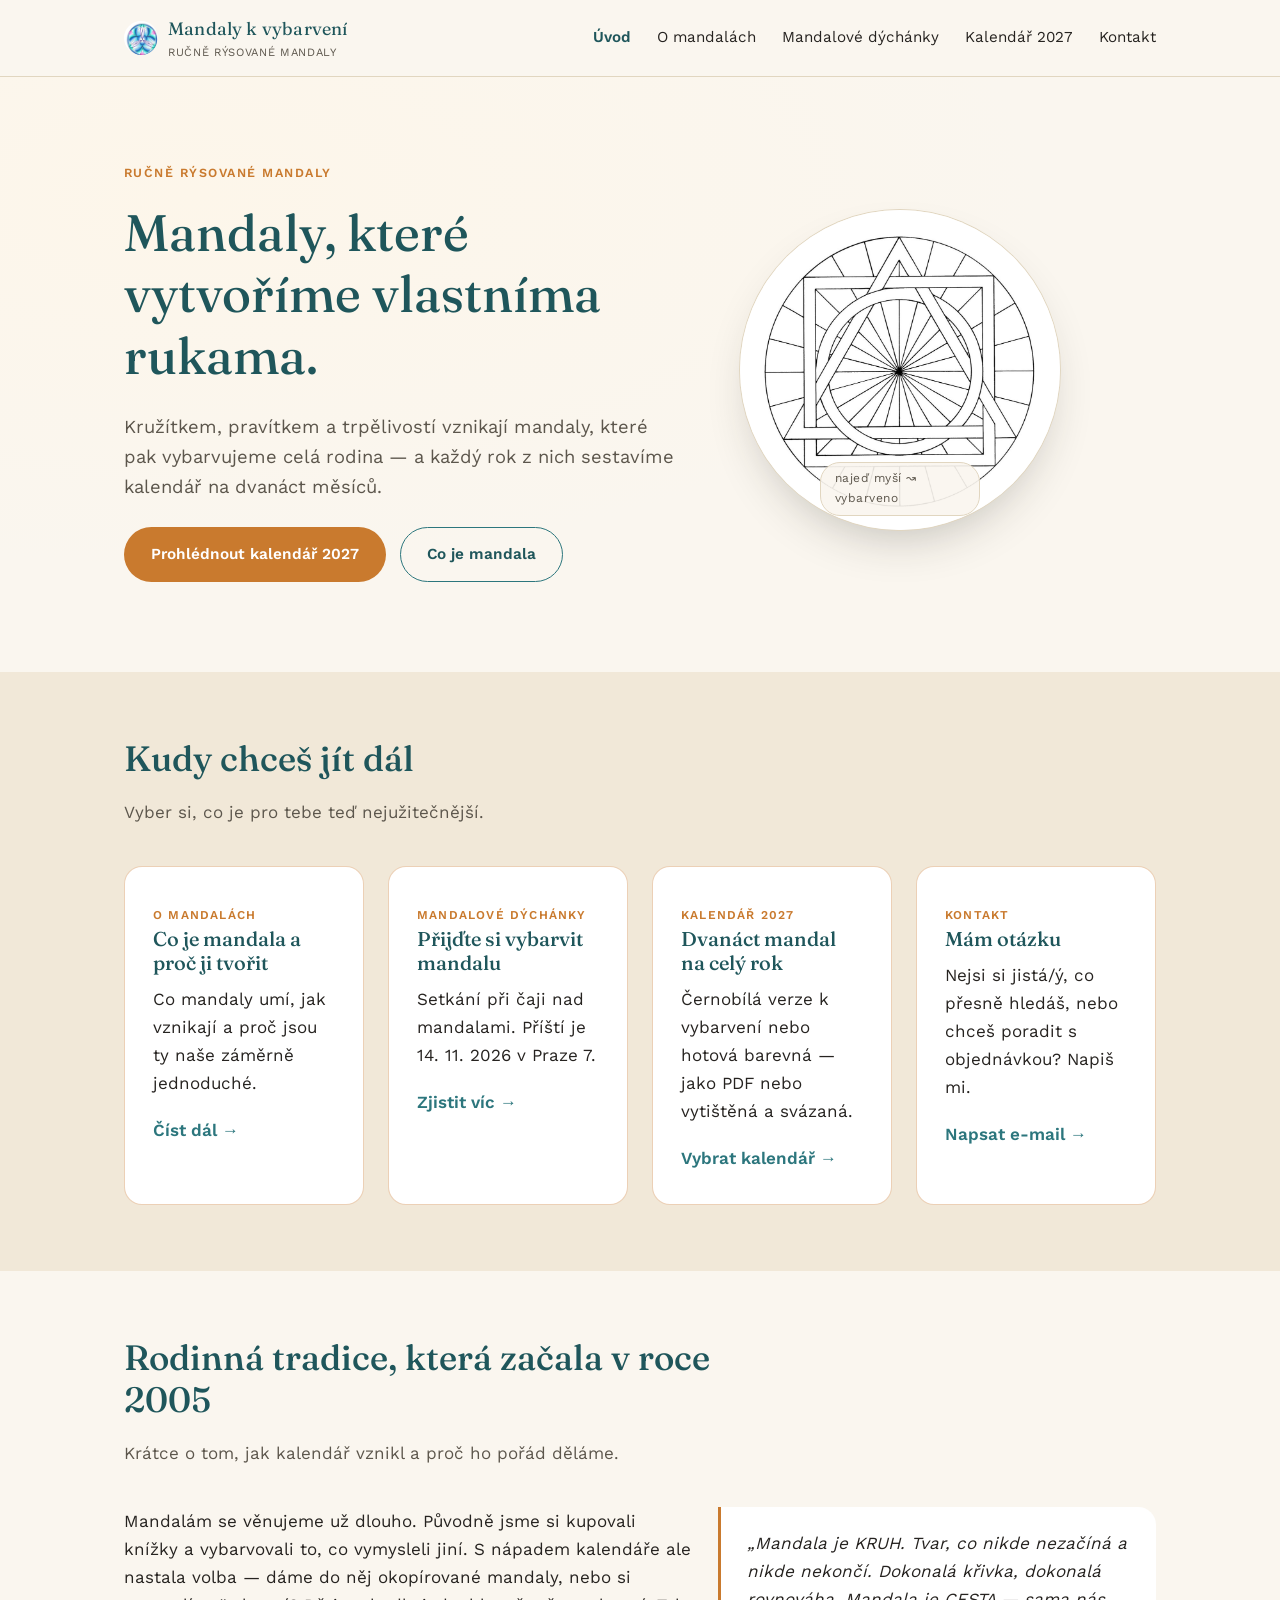
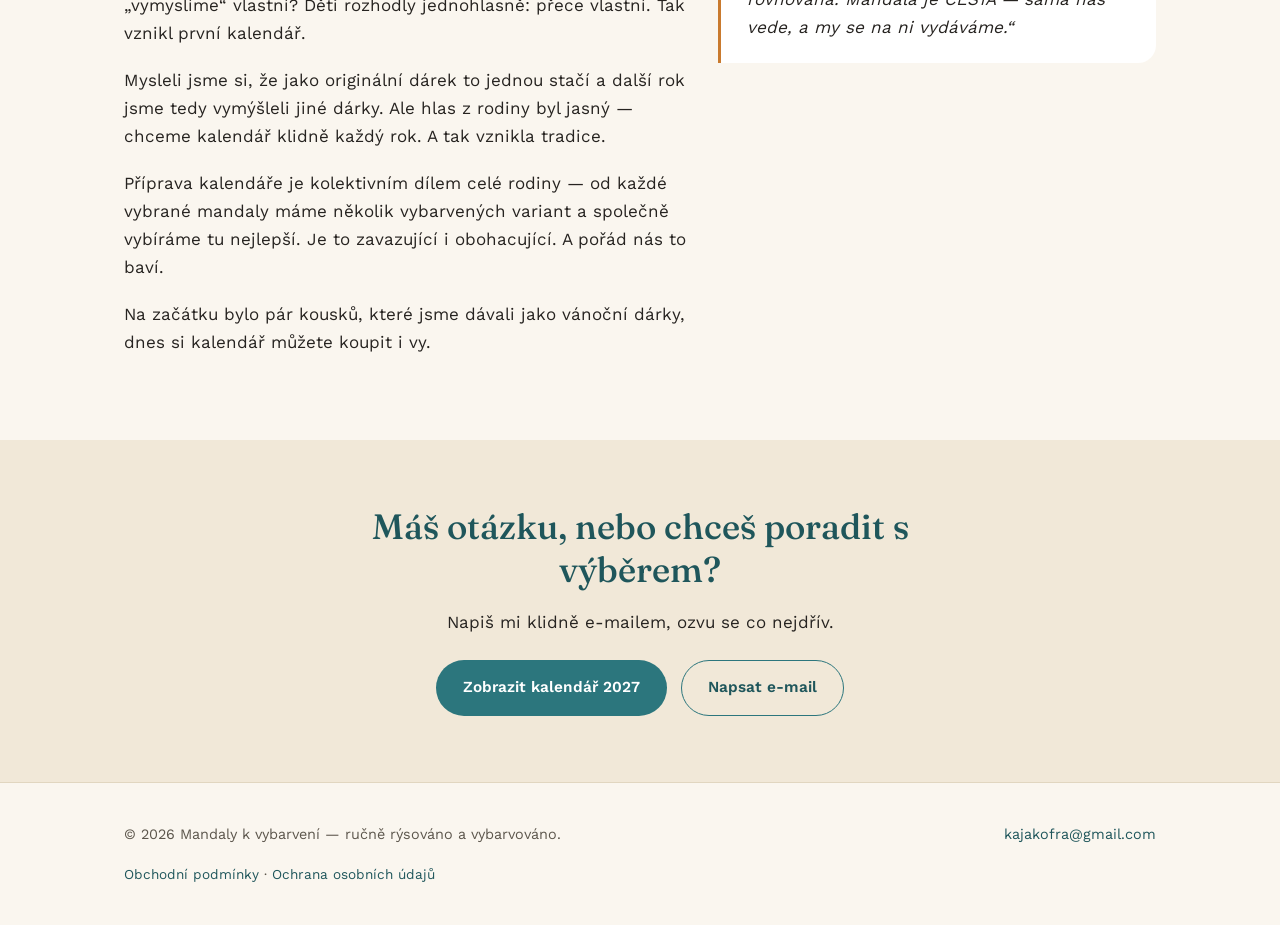
<file: index.html>
<!DOCTYPE html>
<html lang="cs">
<head>
<meta charset="UTF-8">
<meta name="viewport" content="width=device-width, initial-scale=1.0">
<title>Mandaly k vybarvení — ručně rýsované mandaly a kalendář 2027</title>
<meta name="description" content="Ručně rýsované mandaly k vybarvení a rodinný kalendář mandal na rok 2027 — černobílá verze k vybarvení nebo hotová barevná, jako PDF nebo vytištěná.">
<link rel="preload" href="assets/fonts/fraunces-latin.woff2" as="font" type="font/woff2" crossorigin>
<link rel="preload" href="assets/fonts/worksans-latin.woff2" as="font" type="font/woff2" crossorigin>
<link rel="stylesheet" href="assets/style.css">
</head>
<body>

<header class="site-header">
  <div class="wrap">
    <a class="brand" href="index.html">
      <img class="mark" src="assets/logo-mark.jpg" alt="Mandaly k vybarvení — logo" width="34" height="34">
      <span>
        <span class="brand-name">Mandaly k vybarvení</span>
        <span class="brand-tagline">Ručně rýsované mandaly</span>
      </span>
    </a>
    <button class="nav-toggle" aria-label="Otevřít menu" onclick="document.querySelector('.main-nav').classList.toggle('open')">☰</button>
    <nav class="main-nav">
      <a href="index.html" class="current">Úvod</a>
      <a href="o-mandalach.html">O mandalách</a>
      <a href="dychanky.html">Mandalové dýchánky</a>
      <a href="kalendar.html">Kalendář 2027</a>
      <a href="index.html#kontakt">Kontakt</a>
    </nav>
  </div>
</header>

<section class="hero">
  <div class="wrap hero-flex">
    <div class="hero-inner">
      <span class="eyebrow">Ručně rýsované mandaly</span>
      <h1>Mandaly, které vytvoříme vlastníma rukama.</h1>
      <p class="lede">Kružítkem, pravítkem a trpělivostí vznikají mandaly, které pak vybarvujeme celá rodina — a každý rok z nich sestavíme kalendář na dvanáct měsíců.</p>
      <div class="btn-row">
        <a class="btn btn-accent" href="kalendar.html">Prohlédnout kalendář 2027</a>
        <a class="btn btn-ghost" href="o-mandalach.html">Co je mandala</a>
      </div>
    </div>
    <div class="hero-photo">
      <div class="reveal" id="revealHero">
        <img class="bw" src="assets/kalendar/titulka-cernobily.jpg" alt="Mandala — k vybarvení">
        <img class="col" src="assets/kalendar/titulka-barevny.jpg" alt="Mandala — vybarvená">
        <div class="reveal-tag">najeď myší ↝ vybarveno</div>
      </div>
    </div>
  </div>
</section>

<section class="alt">
  <div class="wrap">
    <div class="section-head">
      <h2>Kudy chceš jít dál</h2>
      <p>Vyber si, co je pro tebe teď nejužitečnější.</p>
    </div>
    <div class="path-grid">
      <a class="path-card" href="o-mandalach.html">
        <span class="kicker">O mandalách</span>
        <h3>Co je mandala a proč ji tvořit</h3>
        <p>Co mandaly umí, jak vznikají a proč jsou ty naše záměrně jednoduché.</p>
        <span class="arrow">Číst dál →</span>
      </a>
      <a class="path-card" href="dychanky.html">
        <span class="kicker">Mandalové dýchánky</span>
        <h3>Přijďte si vybarvit mandalu</h3>
        <p>Setkání při čaji nad mandalami. Příští je 14. 11. 2026 v Praze 7.</p>
        <span class="arrow">Zjistit víc →</span>
      </a>
      <a class="path-card" href="kalendar.html">
        <span class="kicker">Kalendář 2027</span>
        <h3>Dvanáct mandal na celý rok</h3>
        <p>Černobílá verze k vybarvení nebo hotová barevná — jako PDF nebo vytištěná a svázaná.</p>
        <span class="arrow">Vybrat kalendář →</span>
      </a>
      <a class="path-card" href="index.html#kontakt">
        <span class="kicker">Kontakt</span>
        <h3>Mám otázku</h3>
        <p>Nejsi si jistá/ý, co přesně hledáš, nebo chceš poradit s objednávkou? Napiš mi.</p>
        <span class="arrow">Napsat e-mail →</span>
      </a>
    </div>
  </div>
</section>

<section>
  <div class="wrap">
    <div class="section-head">
      <h2>Rodinná tradice, která začala v roce 2005</h2>
      <p>Krátce o tom, jak kalendář vznikl a proč ho pořád děláme.</p>
    </div>
    <div class="grid grid-wide">
      <div>
        <p>Mandalám se věnujeme už dlouho. Původně jsme si kupovali knížky a vybarvovali to, co vymysleli jiní. S nápadem kalendáře ale nastala volba — dáme do něj okopírované mandaly, nebo si „vymyslíme“ vlastní? Děti rozhodly jednohlasně: přece vlastní. Tak vznikl první kalendář.</p>
        <p>Mysleli jsme si, že jako originální dárek to jednou stačí a další rok jsme tedy vymýšleli jiné dárky. Ale hlas z rodiny byl jasný — chceme kalendář klidně každý rok. A tak vznikla tradice.</p>
        <p>Příprava kalendáře je kolektivním dílem celé rodiny — od každé vybrané mandaly máme několik vybarvených variant a společně vybíráme tu nejlepší. Je to zavazující i obohacující. A pořád nás to baví.</p>
        <p>Na začátku bylo pár kousků, které jsme dávali jako vánoční dárky, dnes si kalendář můžete koupit i vy.</p>
      </div>
      <div class="quote">
        <p>„Mandala je KRUH. Tvar, co nikde nezačíná a nikde nekončí. Dokonalá křivka, dokonalá rovnováha. Mandala je CESTA — sama nás vede, a my se na ni vydáváme.“</p>
      </div>
    </div>
  </div>
</section>

<section class="alt" id="kontakt">
  <div class="wrap" style="max-width:640px; text-align:center;">
    <h2>Máš otázku, nebo chceš poradit s výběrem?</h2>
    <p>Napiš mi klidně e-mailem, ozvu se co nejdřív.</p>
    <div class="btn-row" style="justify-content:center;">
      <a class="btn btn-primary" href="kalendar.html">Zobrazit kalendář 2027</a>
      <a class="btn btn-ghost" href="mailto:kajakofra@gmail.com?subject=Dotaz%20ke%20kalend%C3%A1%C5%99i%20mandal">Napsat e-mail</a>
    </div>
  </div>
</section>

<footer>
  <div class="wrap">
    <span>© <span id="year"></span> Mandaly k vybarvení — ručně rýsováno a vybarvováno.</span>
    <span><a href="mailto:kajakofra@gmail.com">kajakofra@gmail.com</a></span>
    <span class="footer-legal"><a href="obchodni-podminky.html">Obchodní podmínky</a> · <a href="ochrana-udaju.html">Ochrana osobních údajů</a></span>
  </div>
</footer>

<script>
document.getElementById('year').textContent = new Date().getFullYear();
const reveal = document.getElementById('revealHero');
if (reveal) { reveal.addEventListener('click', () => reveal.classList.toggle('on')); }
</script>
</body>
</html>
</file>
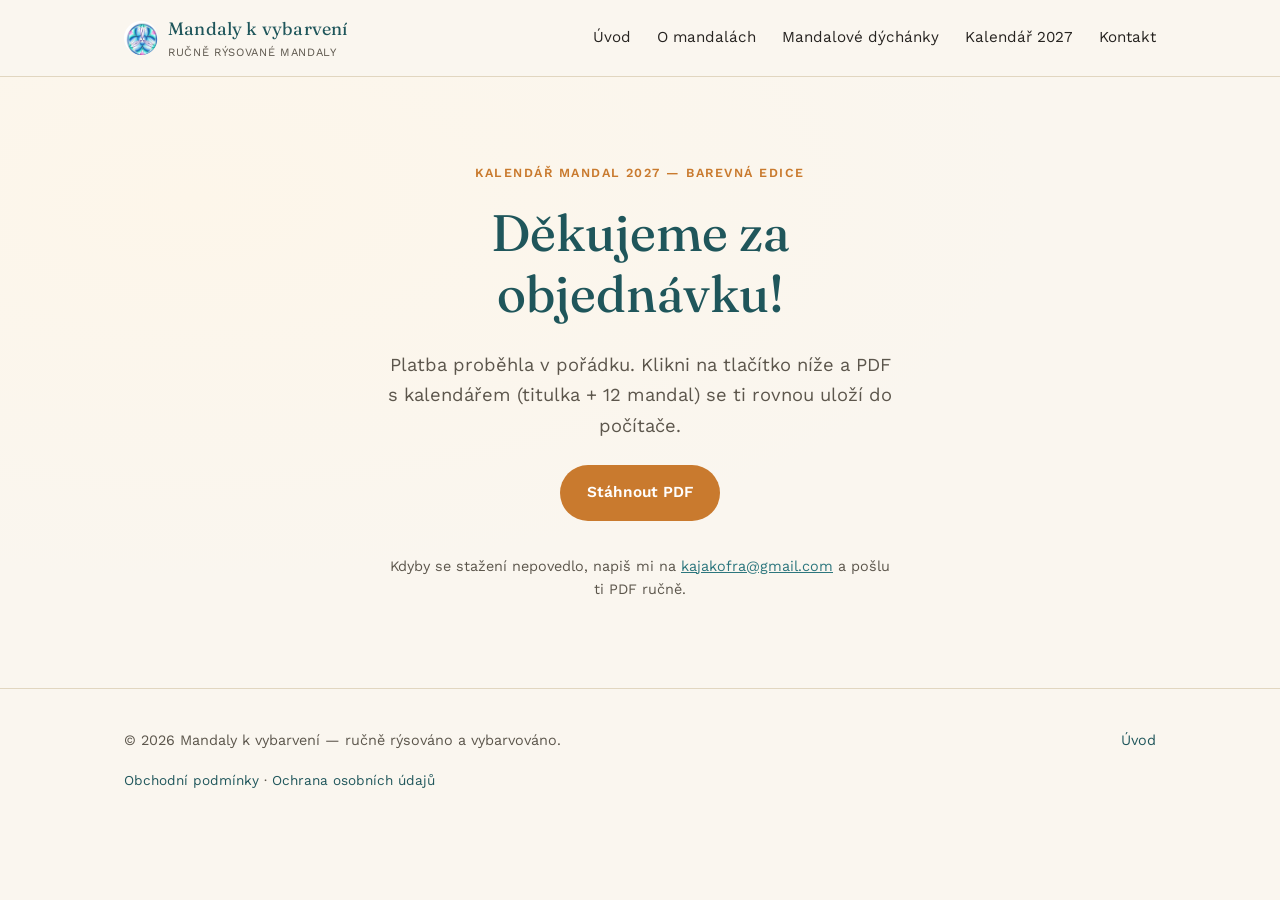
<file: dekujeme-barevny-8b2f809f5bb5.html>
<!DOCTYPE html>
<html lang="cs">
<head>
<meta charset="UTF-8">
<meta name="viewport" content="width=device-width, initial-scale=1.0">
<meta name="robots" content="noindex, nofollow">
<title>Děkujeme za objednávku | Mandaly k vybarvení</title>
<link rel="preload" href="assets/fonts/fraunces-latin.woff2" as="font" type="font/woff2" crossorigin>
<link rel="preload" href="assets/fonts/worksans-latin.woff2" as="font" type="font/woff2" crossorigin>
<link rel="stylesheet" href="assets/style.css">
</head>
<body>

<header class="site-header">
  <div class="wrap">
    <a class="brand" href="index.html">
      <img class="mark" src="assets/logo-mark.jpg" alt="Mandaly k vybarvení — logo" width="34" height="34">
      <span>
        <span class="brand-name">Mandaly k vybarvení</span>
        <span class="brand-tagline">Ručně rýsované mandaly</span>
      </span>
    </a>
    <button class="nav-toggle" aria-label="Otevřít menu" onclick="document.querySelector('.main-nav').classList.toggle('open')">☰</button>
    <nav class="main-nav">
      <a href="index.html">Úvod</a>
      <a href="o-mandalach.html">O mandalách</a>
      <a href="dychanky.html">Mandalové dýchánky</a>
      <a href="kalendar.html">Kalendář 2027</a>
      <a href="index.html#kontakt">Kontakt</a>
    </nav>
  </div>
</header>

<section class="hero" style="padding-bottom:70px;">
  <div class="wrap" style="max-width:560px; text-align:center;">
    <span class="eyebrow">Kalendář mandal 2027 — barevná edice</span>
    <h1>Děkujeme za objednávku!</h1>
    <p class="lede" style="margin-left:auto; margin-right:auto;">Platba proběhla v pořádku. Klikni na tlačítko níže a PDF s kalendářem (titulka + 12 mandal) se ti rovnou uloží do počítače.</p>
    <div class="btn-row" style="justify-content:center;">
      <a class="btn btn-accent" href="assets/stazeni/kalendar-mandal-2027-barevny-cdf856e25297a10d.pdf" download="Kalendář mandal 2027 - barevný.pdf">Stáhnout PDF</a>
    </div>
    <p style="margin-top:34px; font-size:0.9rem; color:var(--ink-soft);">Kdyby se stažení nepovedlo, napiš mi na <a href="mailto:kajakofra@gmail.com">kajakofra@gmail.com</a> a pošlu ti PDF ručně.</p>
  </div>
</section>

<footer>
  <div class="wrap">
    <span>© <span id="year"></span> Mandaly k vybarvení — ručně rýsováno a vybarvováno.</span>
    <a href="index.html">Úvod</a>
    <span class="footer-legal"><a href="obchodni-podminky.html">Obchodní podmínky</a> · <a href="ochrana-udaju.html">Ochrana osobních údajů</a></span>
  </div>
</footer>

<script>document.getElementById('year').textContent = new Date().getFullYear();</script>
</body>
</html>
</file>
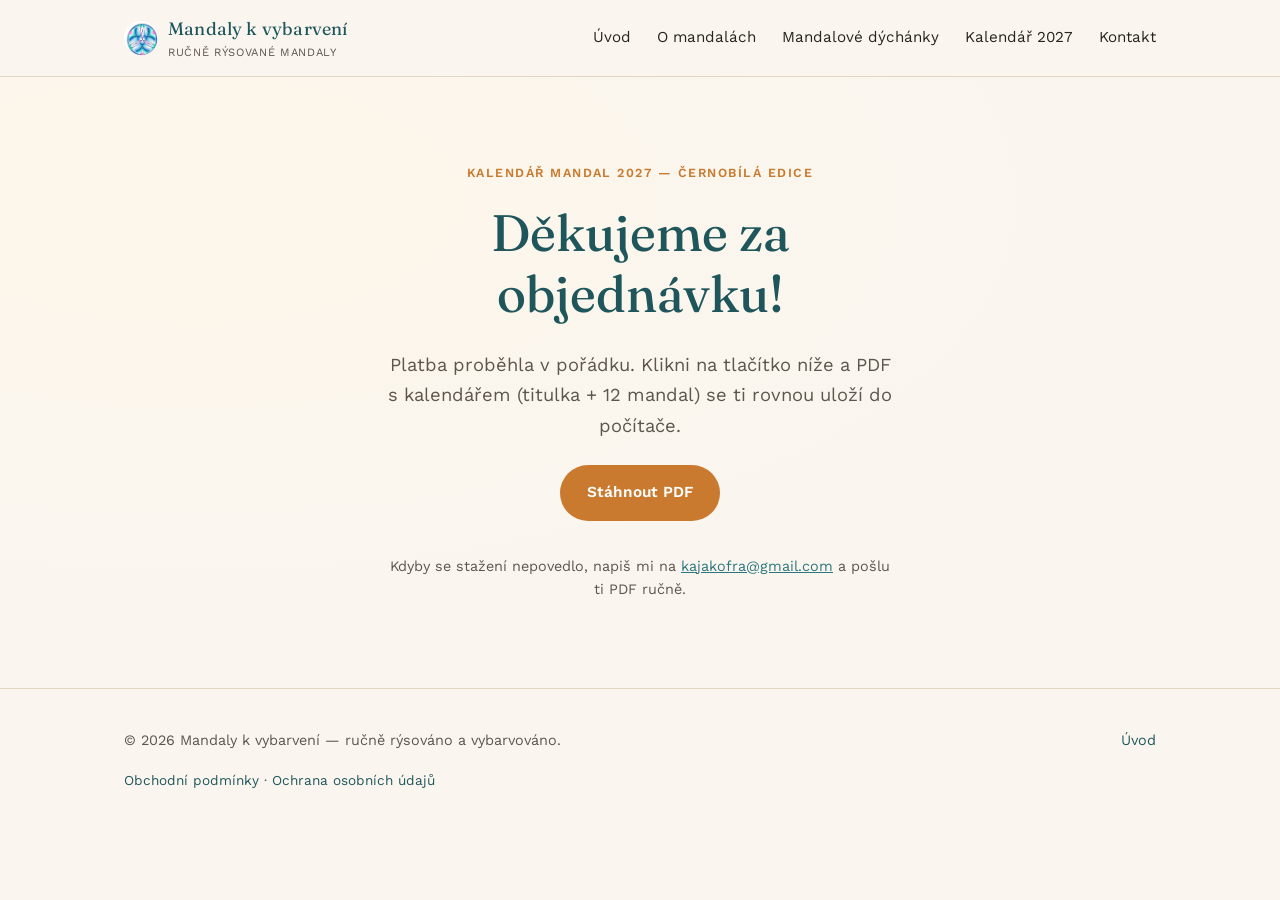
<file: dekujeme-cernobily-3e562ae06044.html>
<!DOCTYPE html>
<html lang="cs">
<head>
<meta charset="UTF-8">
<meta name="viewport" content="width=device-width, initial-scale=1.0">
<meta name="robots" content="noindex, nofollow">
<title>Děkujeme za objednávku | Mandaly k vybarvení</title>
<link rel="preload" href="assets/fonts/fraunces-latin.woff2" as="font" type="font/woff2" crossorigin>
<link rel="preload" href="assets/fonts/worksans-latin.woff2" as="font" type="font/woff2" crossorigin>
<link rel="stylesheet" href="assets/style.css">
</head>
<body>

<header class="site-header">
  <div class="wrap">
    <a class="brand" href="index.html">
      <img class="mark" src="assets/logo-mark.jpg" alt="Mandaly k vybarvení — logo" width="34" height="34">
      <span>
        <span class="brand-name">Mandaly k vybarvení</span>
        <span class="brand-tagline">Ručně rýsované mandaly</span>
      </span>
    </a>
    <button class="nav-toggle" aria-label="Otevřít menu" onclick="document.querySelector('.main-nav').classList.toggle('open')">☰</button>
    <nav class="main-nav">
      <a href="index.html">Úvod</a>
      <a href="o-mandalach.html">O mandalách</a>
      <a href="dychanky.html">Mandalové dýchánky</a>
      <a href="kalendar.html">Kalendář 2027</a>
      <a href="index.html#kontakt">Kontakt</a>
    </nav>
  </div>
</header>

<section class="hero" style="padding-bottom:70px;">
  <div class="wrap" style="max-width:560px; text-align:center;">
    <span class="eyebrow">Kalendář mandal 2027 — černobílá edice</span>
    <h1>Děkujeme za objednávku!</h1>
    <p class="lede" style="margin-left:auto; margin-right:auto;">Platba proběhla v pořádku. Klikni na tlačítko níže a PDF s kalendářem (titulka + 12 mandal) se ti rovnou uloží do počítače.</p>
    <div class="btn-row" style="justify-content:center;">
      <a class="btn btn-accent" href="assets/stazeni/kalendar-mandal-2027-cernobily-f212c49ce0ce7469.pdf" download="Kalendář mandal 2027 - černobílý.pdf">Stáhnout PDF</a>
    </div>
    <p style="margin-top:34px; font-size:0.9rem; color:var(--ink-soft);">Kdyby se stažení nepovedlo, napiš mi na <a href="mailto:kajakofra@gmail.com">kajakofra@gmail.com</a> a pošlu ti PDF ručně.</p>
  </div>
</section>

<footer>
  <div class="wrap">
    <span>© <span id="year"></span> Mandaly k vybarvení — ručně rýsováno a vybarvováno.</span>
    <a href="index.html">Úvod</a>
    <span class="footer-legal"><a href="obchodni-podminky.html">Obchodní podmínky</a> · <a href="ochrana-udaju.html">Ochrana osobních údajů</a></span>
  </div>
</footer>

<script>document.getElementById('year').textContent = new Date().getFullYear();</script>
</body>
</html>
</file>
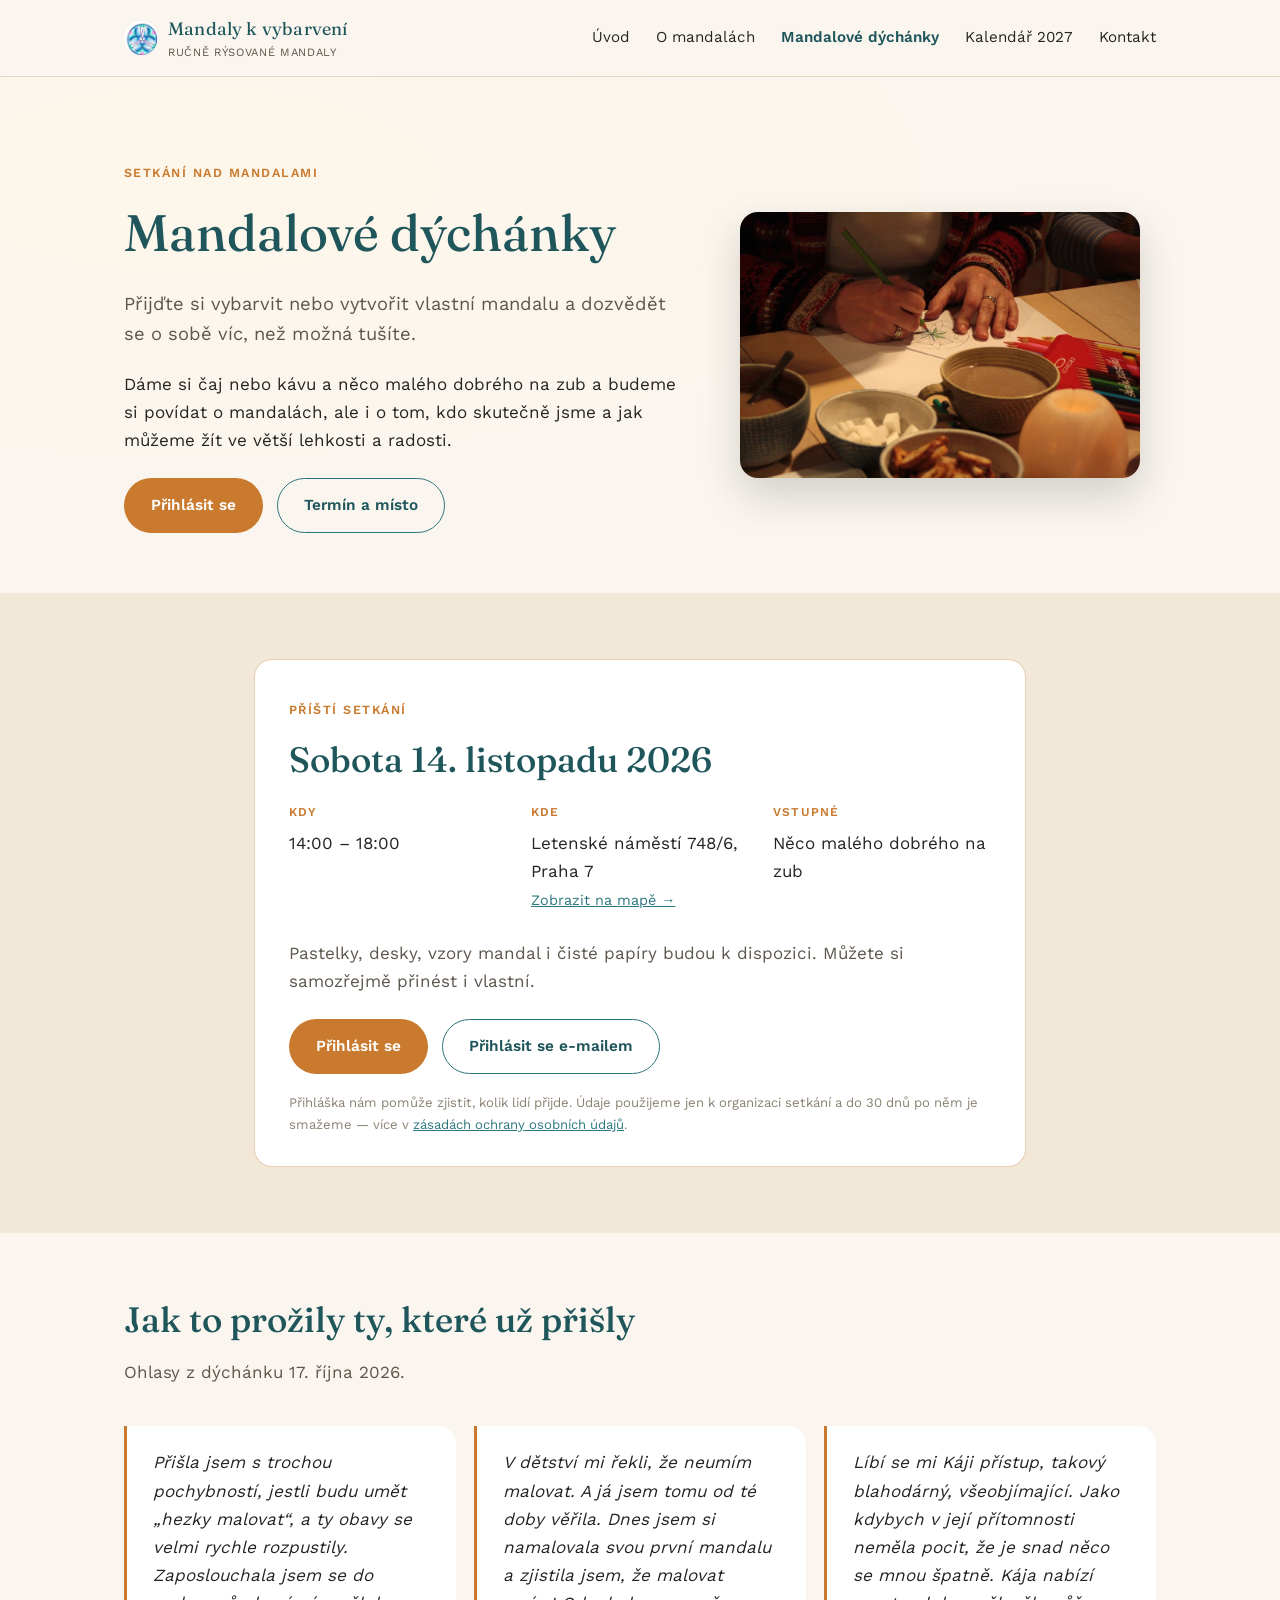
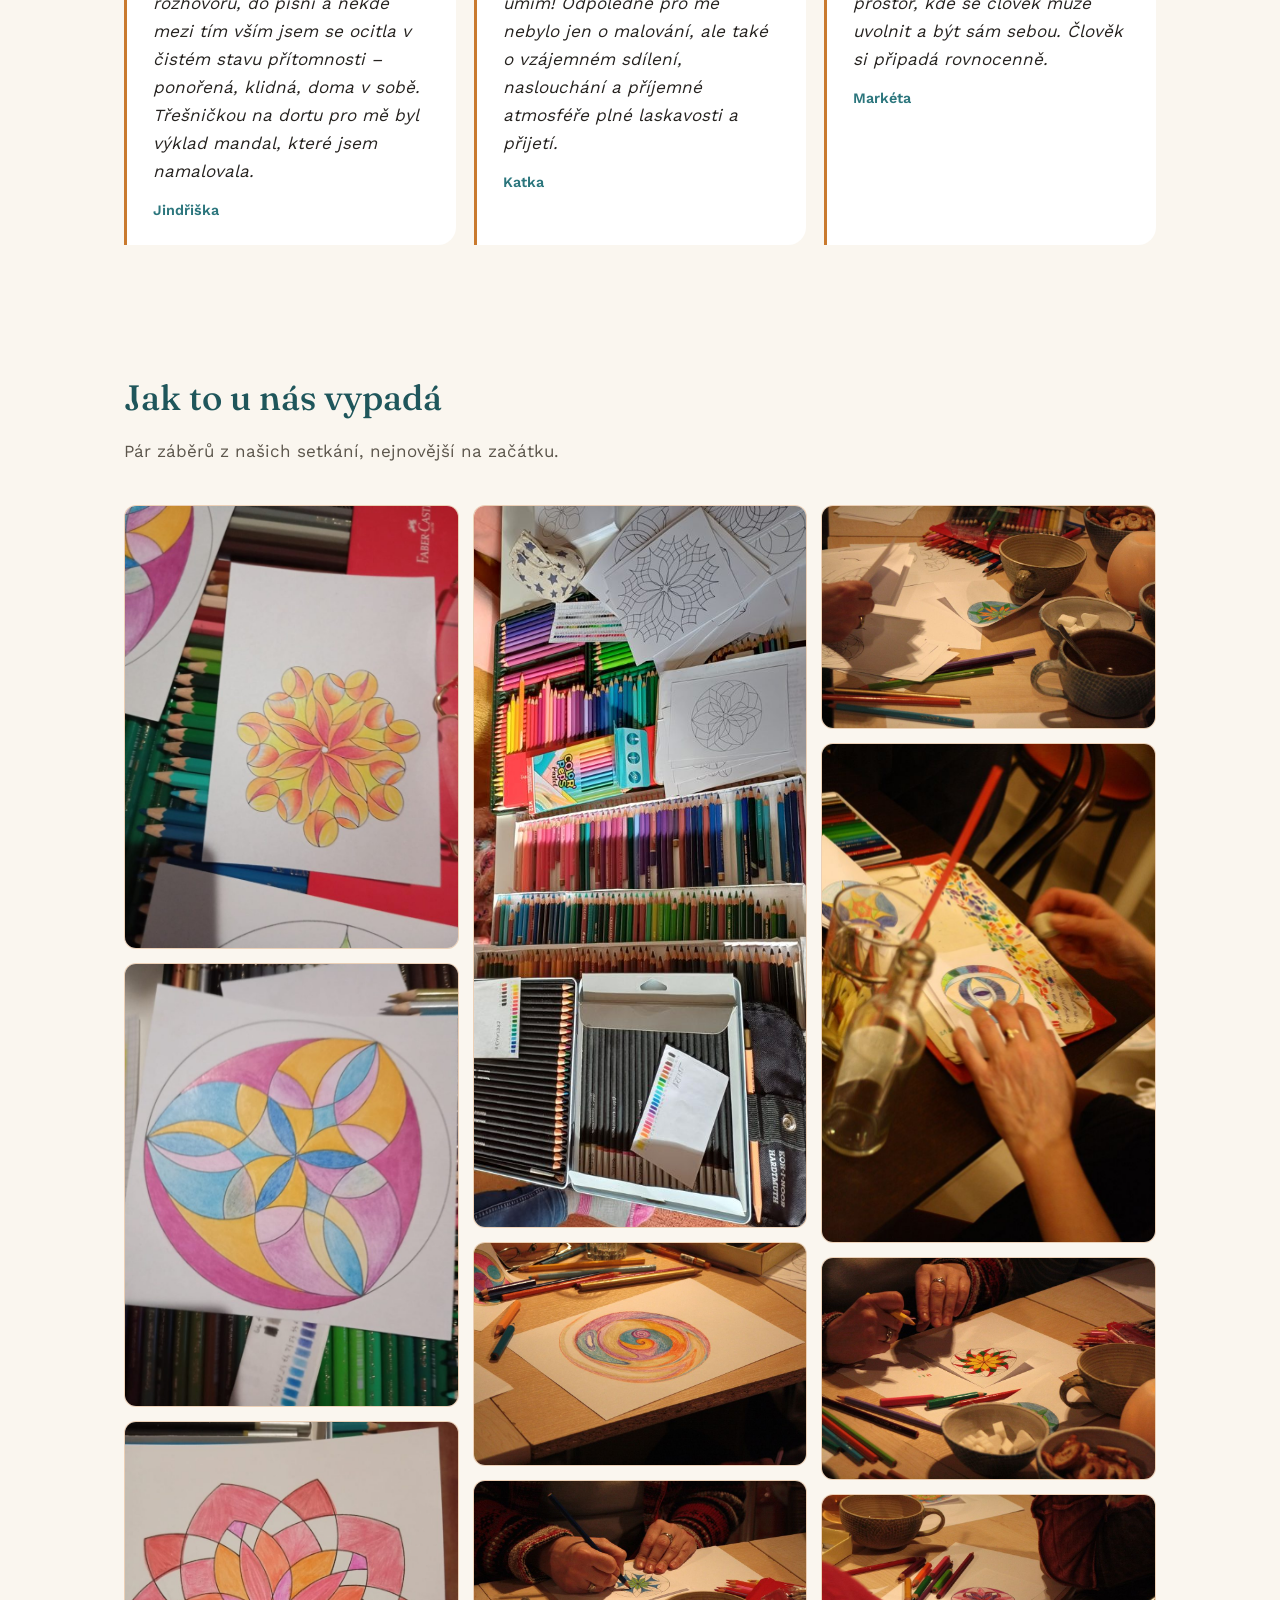
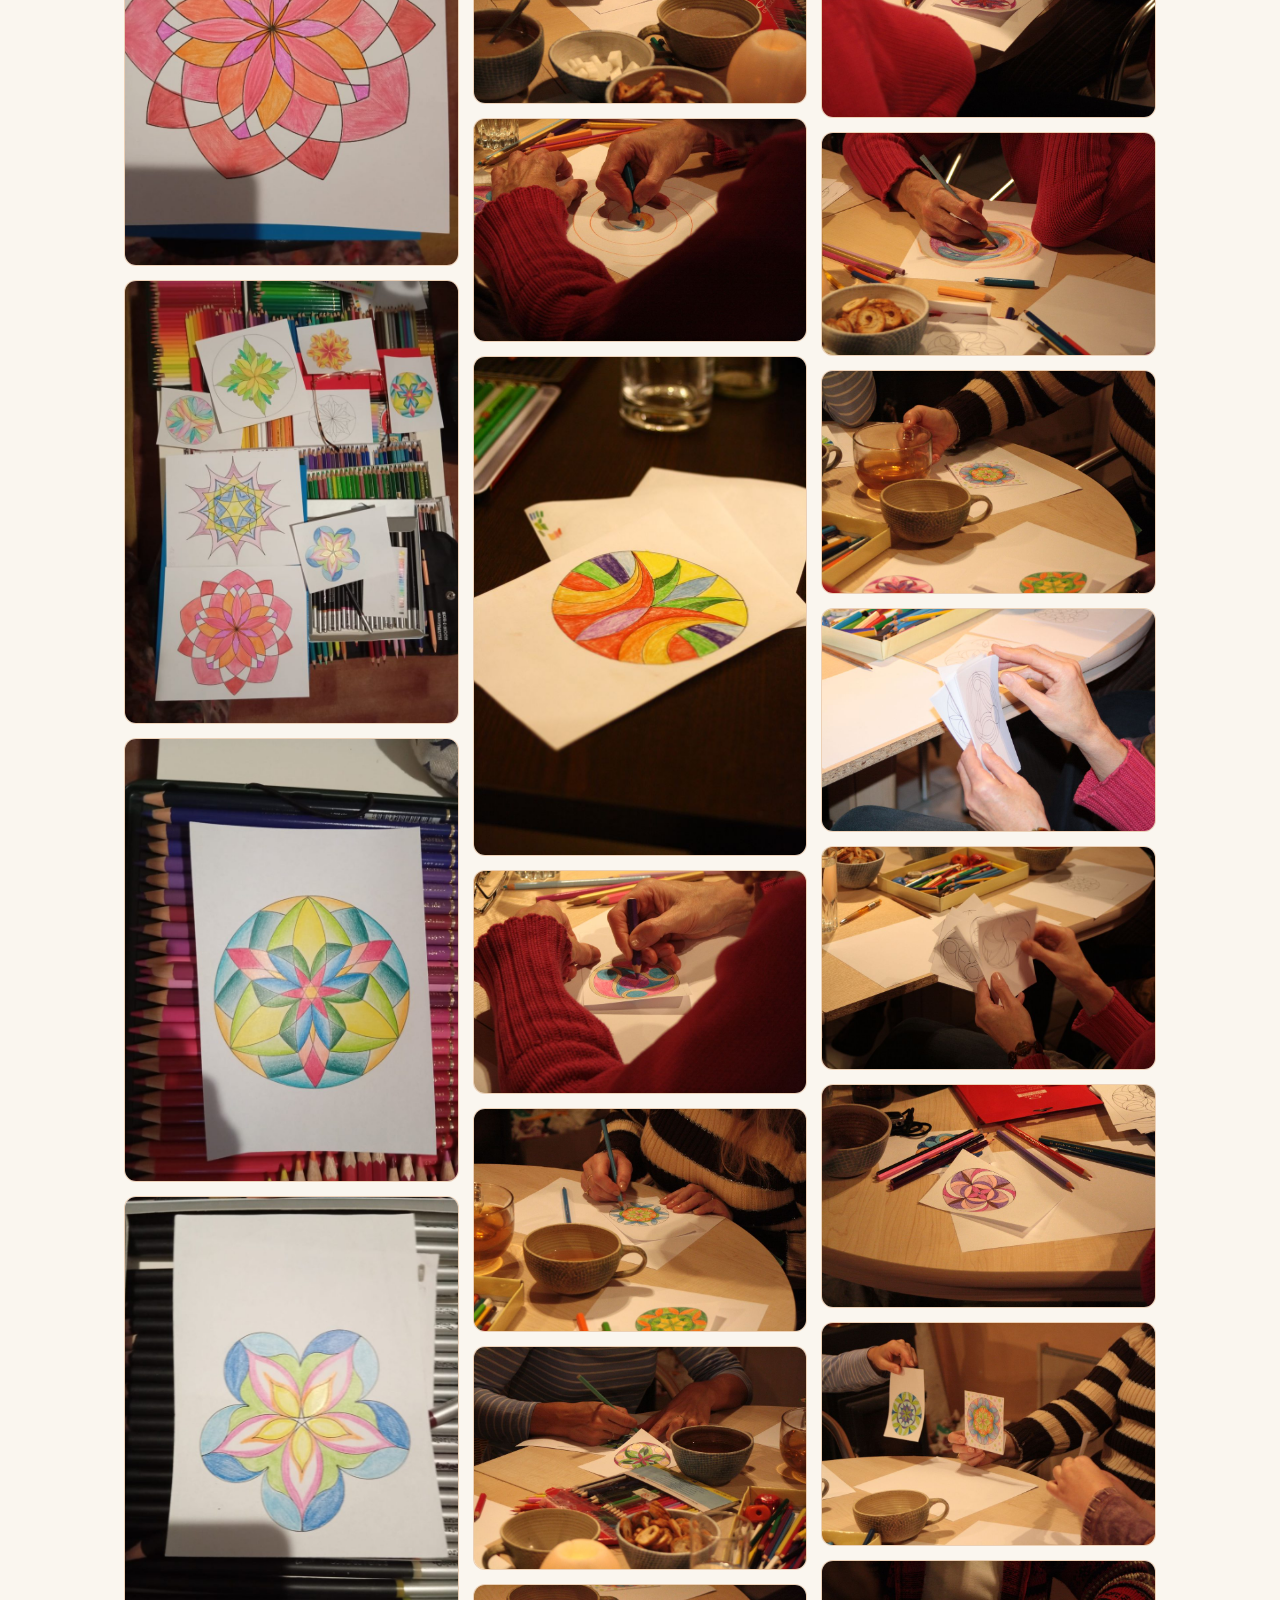
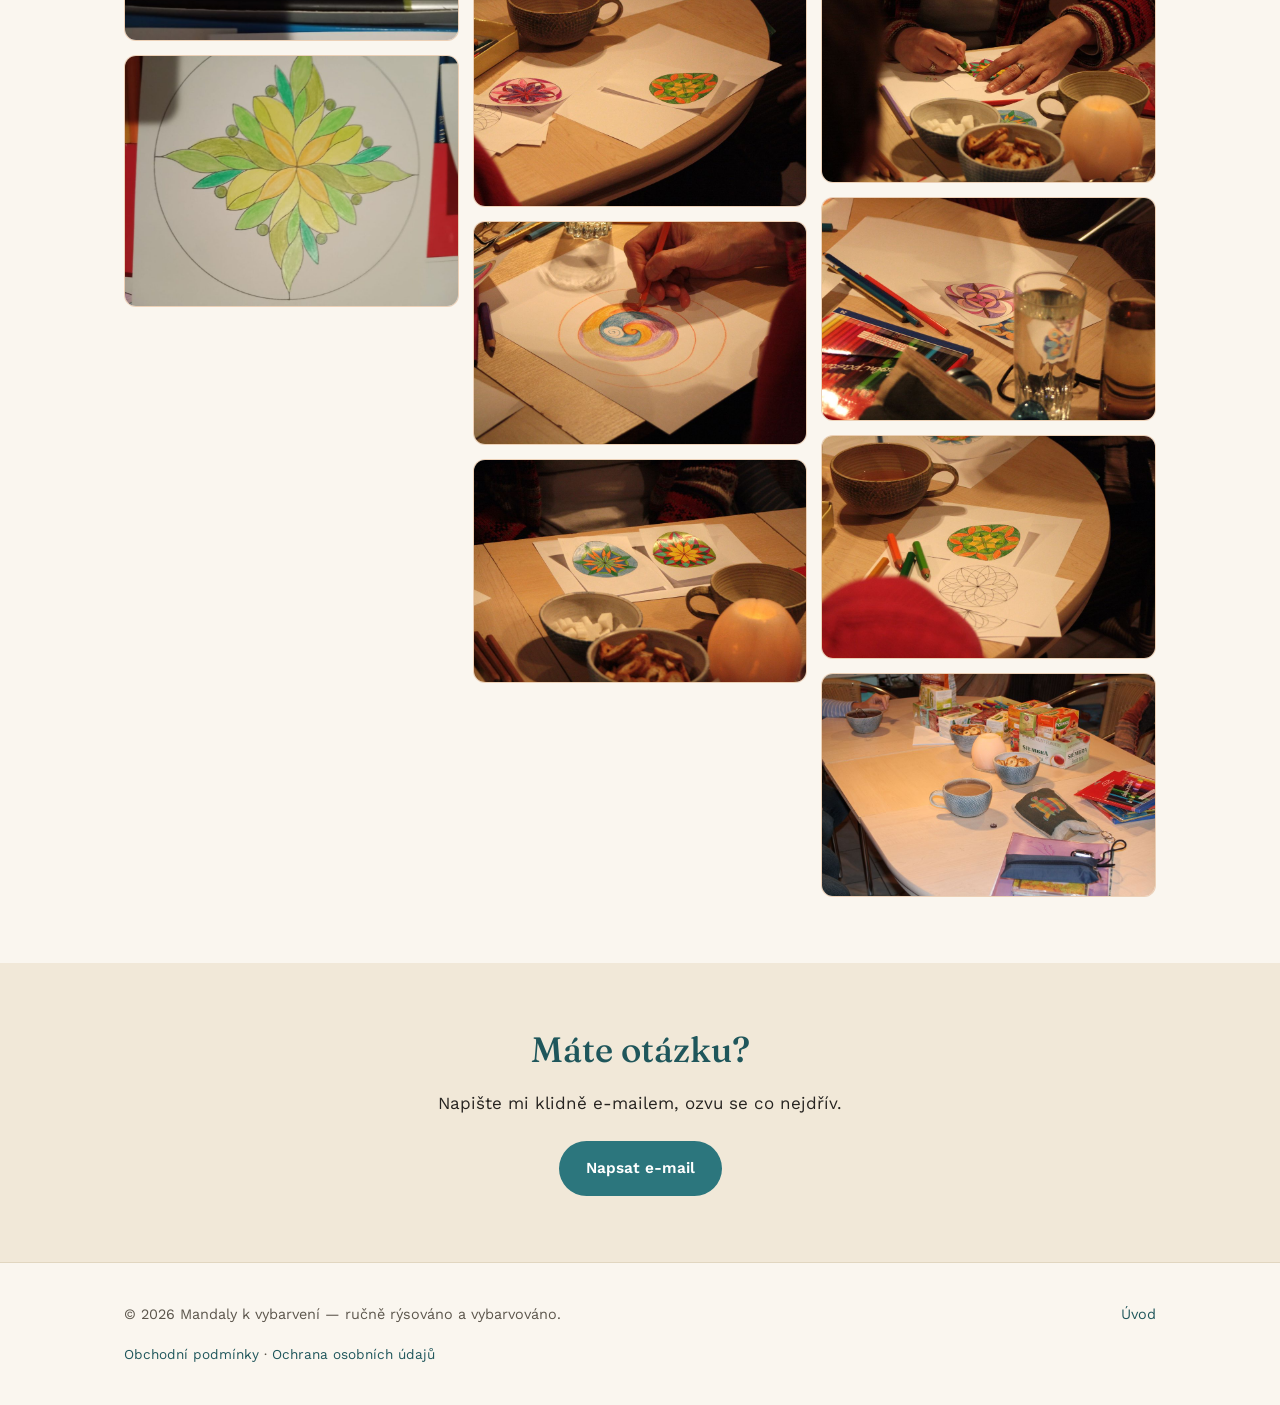
<file: dychanky.html>
<!DOCTYPE html>
<html lang="cs">
<head>
<meta charset="UTF-8">
<meta name="viewport" content="width=device-width, initial-scale=1.0">
<title>Mandalové dýchánky — setkání nad mandalami | Mandaly k vybarvení</title>
<meta name="description" content="Mandalové dýchánky — přijďte si vybarvit nebo vytvořit vlastní mandalu, dát si čaj nebo kávu a povídat si o mandalách i o životě. Příští setkání 14. 11. 2026, Praha 7.">
<link rel="preload" href="assets/fonts/fraunces-latin.woff2" as="font" type="font/woff2" crossorigin>
<link rel="preload" href="assets/fonts/worksans-latin.woff2" as="font" type="font/woff2" crossorigin>
<link rel="stylesheet" href="assets/style.css">
</head>
<body>

<header class="site-header">
  <div class="wrap">
    <a class="brand" href="index.html">
      <img class="mark" src="assets/logo-mark.jpg" alt="Mandaly k vybarvení — logo" width="34" height="34">
      <span>
        <span class="brand-name">Mandaly k vybarvení</span>
        <span class="brand-tagline">Ručně rýsované mandaly</span>
      </span>
    </a>
    <button class="nav-toggle" aria-label="Otevřít menu" onclick="document.querySelector('.main-nav').classList.toggle('open')">☰</button>
    <nav class="main-nav">
      <a href="index.html">Úvod</a>
      <a href="o-mandalach.html">O mandalách</a>
      <a href="dychanky.html" class="current">Mandalové dýchánky</a>
      <a href="kalendar.html">Kalendář 2027</a>
      <a href="index.html#kontakt">Kontakt</a>
    </nav>
  </div>
</header>

<section class="hero" style="padding-bottom:60px;">
  <div class="wrap hero-flex">
    <div class="hero-inner">
      <span class="eyebrow">Setkání nad mandalami</span>
      <h1>Mandalové dýchánky</h1>
      <p class="lede">Přijďte si vybarvit nebo vytvořit vlastní mandalu a dozvědět se o sobě víc, než možná tušíte.</p>
      <p>Dáme si čaj nebo kávu a něco malého dobrého na zub a budeme si povídat o mandalách, ale i o tom, kdo skutečně jsme a jak můžeme žít ve větší lehkosti a radosti.</p>
      <div class="btn-row">
        <a class="btn btn-accent" href="https://docs.google.com/forms/d/e/1FAIpQLSf0YW06lZc1OEmEF84vN3AP3RNbkjb6KkCi9llHg4GrzHF8ig/viewform" target="_blank" rel="noopener">Přihlásit se</a>
        <a class="btn btn-ghost" href="#setkani">Termín a místo</a>
      </div>
    </div>
    <div class="hero-photo wide">
      <img src="assets/dychanky/dychanek-02.jpg" alt="Vybarvování mandaly u šálku čaje" width="1000" height="667">
    </div>
  </div>
</section>

<section class="alt" id="setkani">
  <div class="wrap" style="max-width:820px;">
    <div class="event">
      <span class="eyebrow">Příští setkání</span>
      <h2>Sobota 14. listopadu 2026</h2>
      <div class="event-facts">
        <div>
          <span class="label">Kdy</span>
          <p>14:00 – 18:00</p>
        </div>
        <div>
          <span class="label">Kde</span>
          <p>Letenské náměstí 748/6, Praha 7</p>
          <p><a href="https://www.google.com/maps/search/?api=1&amp;query=Letensk%C3%A9+n%C3%A1m%C4%9Bst%C3%AD+748%2F6+Praha+7" target="_blank" rel="noopener">Zobrazit na mapě →</a></p>
        </div>
        <div>
          <span class="label">Vstupné</span>
          <p>Něco malého dobrého na zub</p>
        </div>
      </div>
      <p class="event-note">Pastelky, desky, vzory mandal i čisté papíry budou k dispozici. Můžete si samozřejmě přinést i vlastní.</p>
      <div class="btn-row">
        <a class="btn btn-accent" href="https://docs.google.com/forms/d/e/1FAIpQLSf0YW06lZc1OEmEF84vN3AP3RNbkjb6KkCi9llHg4GrzHF8ig/viewform" target="_blank" rel="noopener">Přihlásit se</a>
        <a class="btn btn-ghost" href="mailto:kajakofra@gmail.com?subject=P%C5%99ihl%C3%A1%C5%A1ka%20na%20Mandalov%C3%A9%20d%C3%BDch%C3%A1nky%2014.%2011.%202026&amp;body=Jm%C3%A9no%20a%20p%C5%99%C3%ADjmen%C3%AD%3A%0D%0APo%C4%8Det%20osob%3A%0D%0A">Přihlásit se e-mailem</a>
      </div>
      <p class="event-privacy">Přihláška nám pomůže zjistit, kolik lidí přijde. Údaje použijeme jen k organizaci setkání a do 30 dnů po něm je smažeme — více v <a href="ochrana-udaju.html">zásadách ochrany osobních údajů</a>.</p>
    </div>
  </div>
</section>

<section>
  <div class="wrap">
    <div class="section-head">
      <h2>Jak to prožily ty, které už přišly</h2>
      <p>Ohlasy z dýchánku 17. října 2026.</p>
    </div>
    <div class="quote-strip">
      <div class="quote">
        <p>Přišla jsem s trochou pochybností, jestli budu umět „hezky malovat“, a ty obavy se velmi rychle rozpustily. Zaposlouchala jsem se do rozhovorů, do písní a někde mezi tím vším jsem se ocitla v čistém stavu přítomnosti – ponořená, klidná, doma v sobě. Třešničkou na dortu pro mě byl výklad mandal, které jsem namalovala.</p>
        <p class="quote-by">Jindřiška</p>
      </div>
      <div class="quote">
        <p>V dětství mi řekli, že neumím malovat. A já jsem tomu od té doby věřila. Dnes jsem si namalovala svou první mandalu a zjistila jsem, že malovat umím! Odpoledne pro mě nebylo jen o malování, ale také o vzájemném sdílení, naslouchání a příjemné atmosféře plné laskavosti a přijetí.</p>
        <p class="quote-by">Katka</p>
      </div>
      <div class="quote">
        <p>Líbí se mi Káji přístup, takový blahodárný, všeobjímající. Jako kdybych v její přítomnosti neměla pocit, že je snad něco se mnou špatně. Kája nabízí prostor, kde se člověk může uvolnit a být sám sebou. Člověk si připadá rovnocenně.</p>
        <p class="quote-by">Markéta</p>
      </div>
    </div>
  </div>
</section>

<section>
  <div class="wrap">
    <div class="section-head">
      <h2>Jak to u nás vypadá</h2>
      <p>Pár záběrů z našich setkání, nejnovější na začátku.</p>
    </div>
    <div class="photo-wall">
      <img loading="lazy" src="assets/dychanky/dychanek-29.jpg" alt="Žlutooranžová vybarvená mandala mezi pastelkami" width="752" height="1000">
      <img loading="lazy" src="assets/dychanky/dychanek-30.jpg" alt="Vybarvená mandala v modrých, žlutých a růžových barvách" width="752" height="1000">
      <img loading="lazy" src="assets/dychanky/dychanek-31.jpg" alt="Růžovooranžová vybarvená mandala jako květ" width="752" height="1000">
      <img loading="lazy" src="assets/dychanky/dychanek-32.jpg" alt="Několik vybarvených mandal mezi pastelkami" width="752" height="1000">
      <img loading="lazy" src="assets/dychanky/dychanek-33.jpg" alt="Vybarvená mandala v zelených a modrých barvách" width="752" height="1000">
      <img loading="lazy" src="assets/dychanky/dychanek-34.jpg" alt="Vybarvená květovitá mandala v pastelových barvách" width="752" height="1000">
      <img loading="lazy" src="assets/dychanky/dychanek-35.jpg" alt="Zelenožlutá vybarvená mandala" width="1000" height="753">
      <img loading="lazy" src="assets/dychanky/dychanek-36.jpg" alt="Krabice pastelek a vzory mandal připravené na stole" width="461" height="1000">
      <img loading="lazy" src="assets/dychanky/dychanek-01.jpg" alt="Vybarvená spirálová mandala na stole" width="1000" height="667">
      <img loading="lazy" src="assets/dychanky/dychanek-03.jpg" alt="Vybarvování mandaly u čaje se svíčkou" width="1000" height="667">
      <img loading="lazy" src="assets/dychanky/dychanek-04.jpg" alt="Vybarvování mandaly pastelkami" width="1000" height="667">
      <img loading="lazy" src="assets/dychanky/dychanek-09.jpg" alt="Hotová barevná mandala na papíře" width="668" height="1000">
      <img loading="lazy" src="assets/dychanky/dychanek-05.jpg" alt="Vybarvování mandaly pastelkami" width="1000" height="667">
      <img loading="lazy" src="assets/dychanky/dychanek-06.jpg" alt="Vybarvování mandaly vedle šálku čaje" width="1000" height="667">
      <img loading="lazy" src="assets/dychanky/dychanek-07.jpg" alt="Stůl s pastelkami, čajem a mandalami" width="1000" height="667">
      <img loading="lazy" src="assets/dychanky/dychanek-08.jpg" alt="Dvě vybarvené mandaly na stole" width="1000" height="667">
      <img loading="lazy" src="assets/dychanky/dychanek-10.jpg" alt="Vybarvování spirálové mandaly" width="1000" height="667">
      <img loading="lazy" src="assets/dychanky/dychanek-11.jpg" alt="Vybarvené mandaly, čaj a svíčka na stole" width="1000" height="667">
      <img loading="lazy" src="assets/dychanky/dychanek-12.jpg" alt="Stůl s pastelkami a rozdělanými mandalami" width="1000" height="667">
      <img loading="lazy" src="assets/dychanky/dychanek-18.jpg" alt="Vybarvování mandaly na papíře" width="668" height="1000">
      <img loading="lazy" src="assets/dychanky/dychanek-13.jpg" alt="Vybarvování mandaly barevnými pastelkami" width="1000" height="667">
      <img loading="lazy" src="assets/dychanky/dychanek-14.jpg" alt="Vybarvená mandala a pastelky na stole" width="1000" height="667">
      <img loading="lazy" src="assets/dychanky/dychanek-15.jpg" alt="Vybarvování barevné spirálové mandaly" width="1000" height="667">
      <img loading="lazy" src="assets/dychanky/dychanek-16.jpg" alt="Čaj a vybarvené mandaly na stole" width="1000" height="667">
      <img loading="lazy" src="assets/dychanky/dychanek-19.jpg" alt="Ruce s kartičkami s mandalami" width="1000" height="667">
      <img loading="lazy" src="assets/dychanky/dychanek-20.jpg" alt="Prohlížení kartiček s mandalami" width="1000" height="667">
      <img loading="lazy" src="assets/dychanky/dychanek-17.jpg" alt="Vybarvená mandala na stole s pastelkami" width="1000" height="667">
      <img loading="lazy" src="assets/dychanky/dychanek-21.jpg" alt="Ukázka hotových vybarvených mandal" width="1000" height="667">
      <img loading="lazy" src="assets/dychanky/dychanek-22.jpg" alt="Vybarvování mandaly u čaje" width="1000" height="667">
      <img loading="lazy" src="assets/dychanky/dychanek-23.jpg" alt="Pastelky a vybarvená mandala" width="1000" height="667">
      <img loading="lazy" src="assets/dychanky/dychanek-24.jpg" alt="Vybarvená a nevybarvená mandala na stole" width="1000" height="667">
      <img loading="lazy" src="assets/dychanky/dychanek-28.jpg" alt="Prostřený stůl s čajem, kávou a pastelkami" width="1000" height="667">
    </div>
  </div>
</section>

<section class="alt" id="kontakt">
  <div class="wrap" style="max-width:640px; text-align:center;">
    <h2>Máte otázku?</h2>
    <p>Napište mi klidně e-mailem, ozvu se co nejdřív.</p>
    <div class="btn-row" style="justify-content:center;">
      <a class="btn btn-primary" href="mailto:kajakofra@gmail.com?subject=Dotaz%20k%20Mandalov%C3%BDm%20d%C3%BDch%C3%A1nk%C5%AFm">Napsat e-mail</a>
    </div>
  </div>
</section>

<footer>
  <div class="wrap">
    <span>© <span id="year"></span> Mandaly k vybarvení — ručně rýsováno a vybarvováno.</span>
    <a href="index.html">Úvod</a>
    <span class="footer-legal"><a href="obchodni-podminky.html">Obchodní podmínky</a> · <a href="ochrana-udaju.html">Ochrana osobních údajů</a></span>
  </div>
</footer>

<script>document.getElementById('year').textContent = new Date().getFullYear();</script>
</body>
</html>
</file>
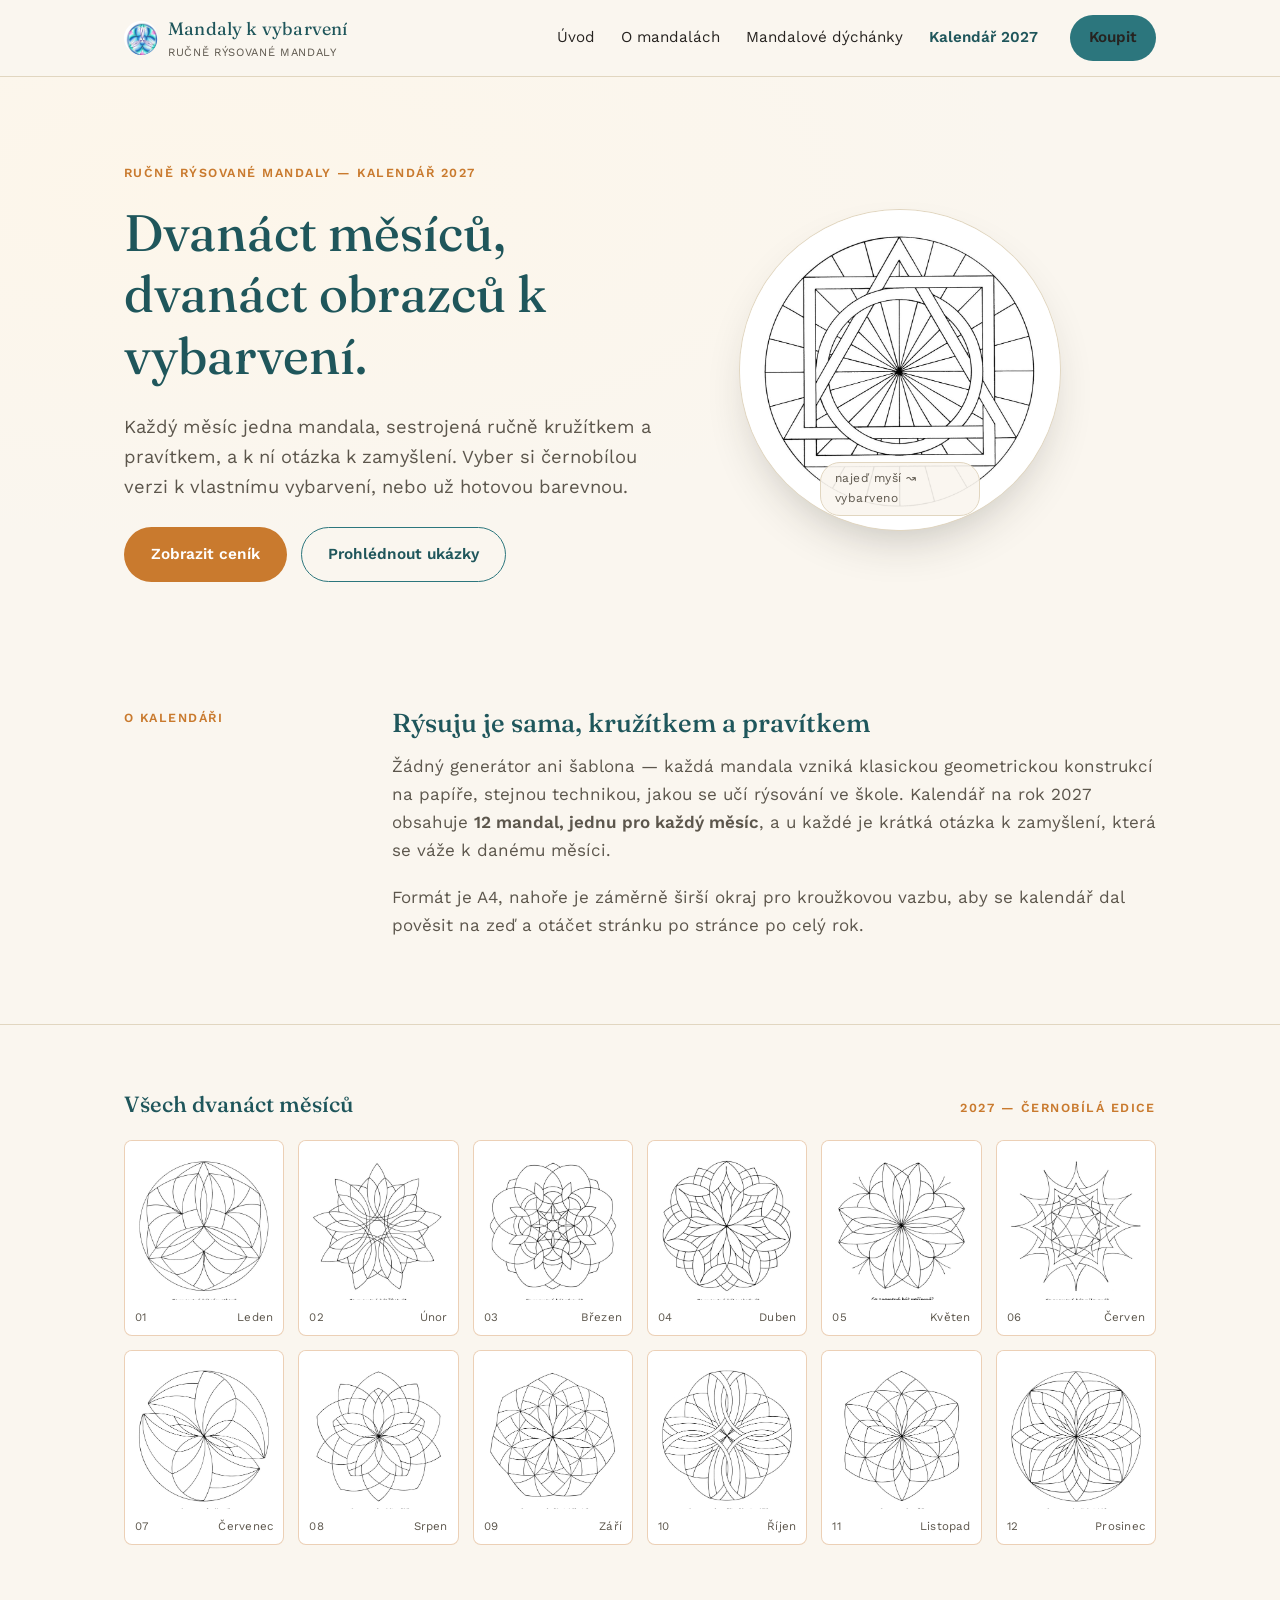
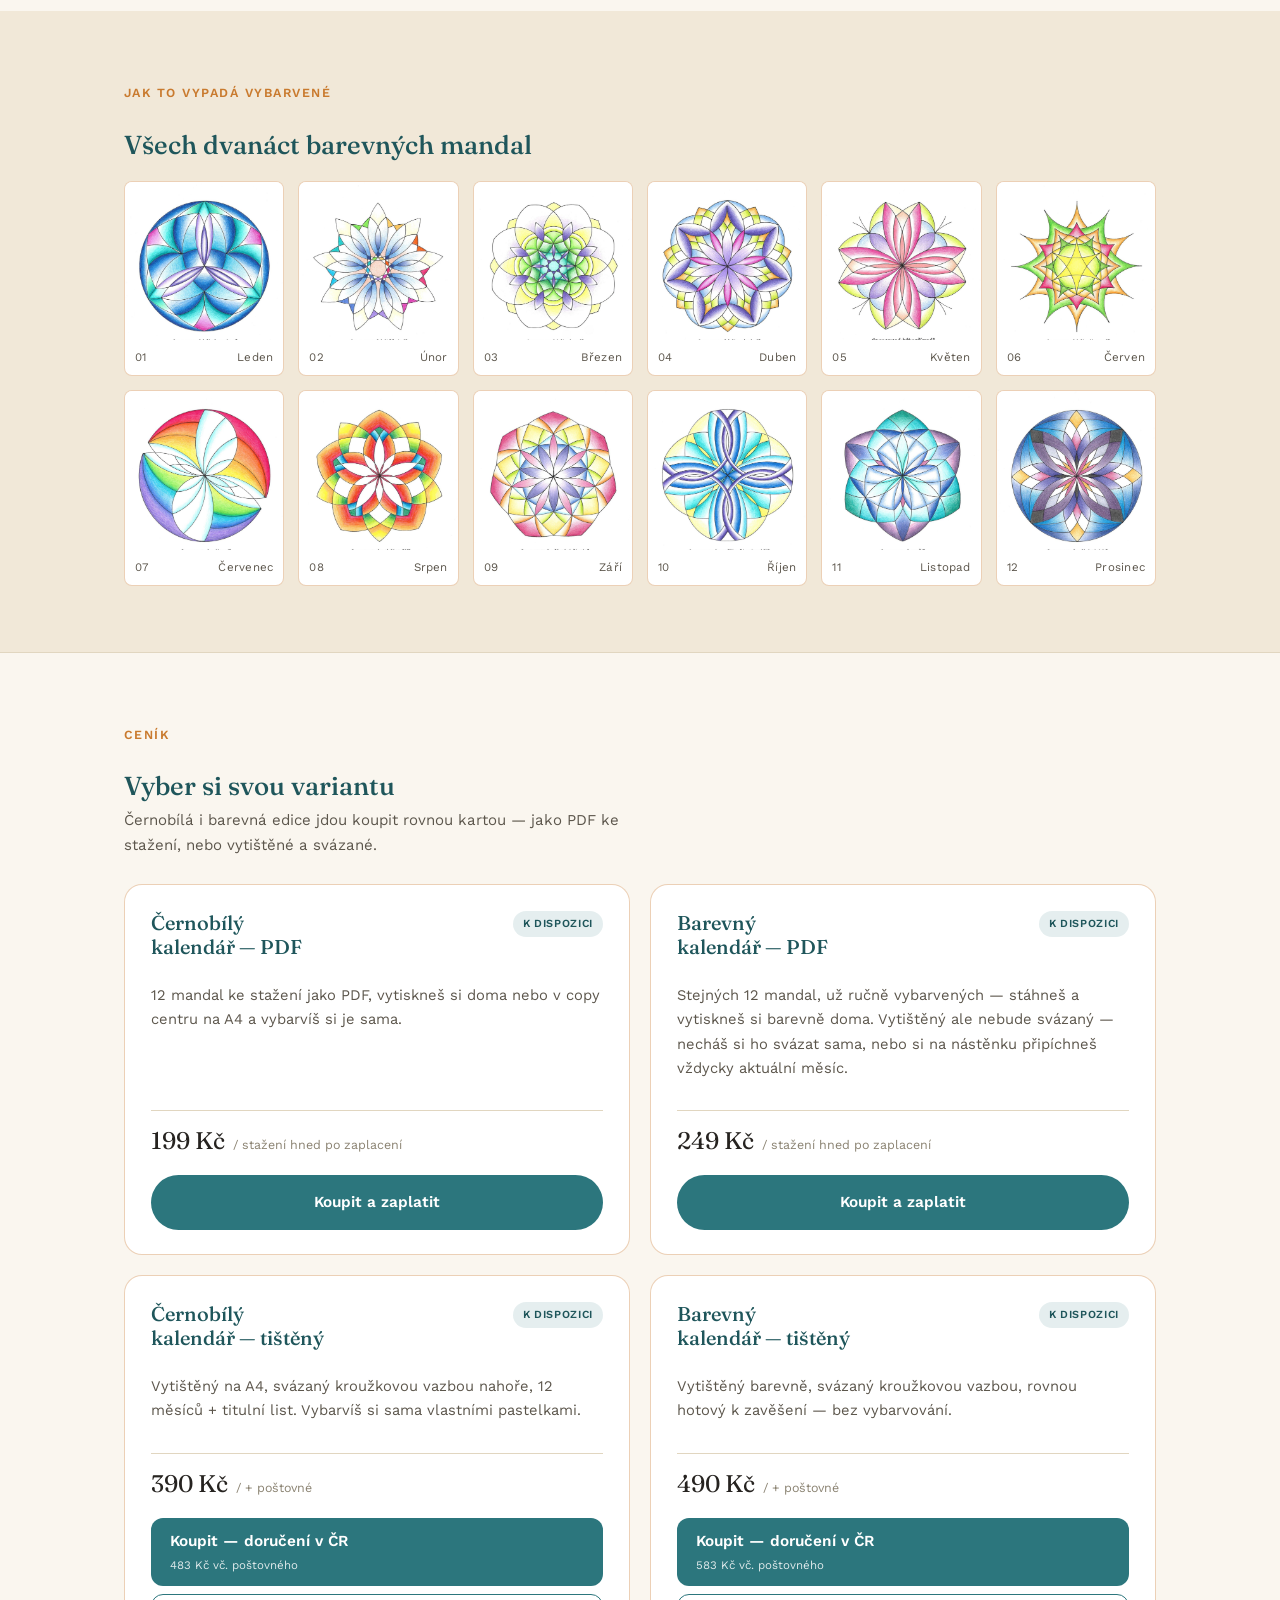
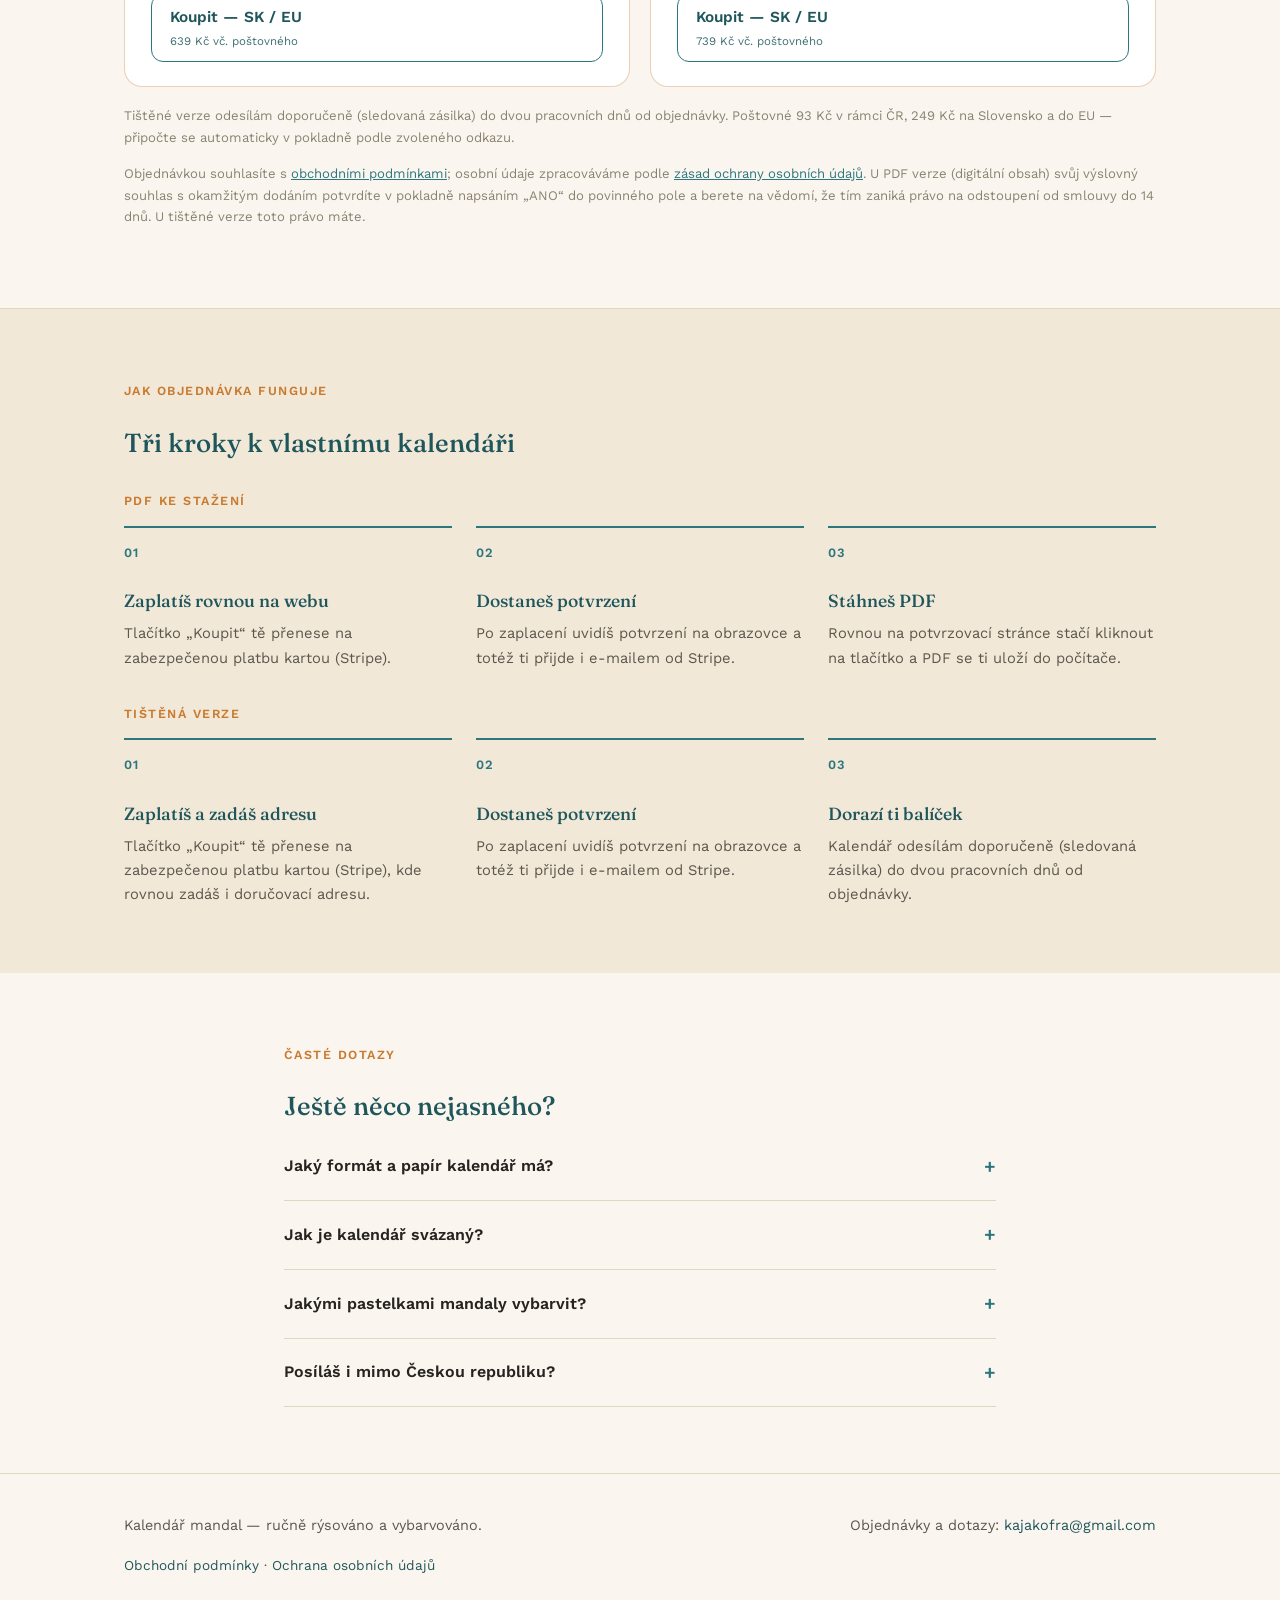
<file: kalendar.html>
<!DOCTYPE html>
<html lang="cs">
<head>
<meta charset="UTF-8">
<meta name="viewport" content="width=device-width, initial-scale=1.0">
<title>Kalendář mandal 2027 — koupit PDF nebo tištěný | Mandaly k vybarvení</title>
<meta name="description" content="Kalendář mandal 2027 — 12 ručně rýsovaných mandal, jedna pro každý měsíc. Černobílá verze k vybarvení nebo hotová barevná, jako PDF ke stažení nebo vytištěná a svázaná.">
<link rel="preload" href="assets/fonts/fraunces-latin.woff2" as="font" type="font/woff2" crossorigin>
<link rel="preload" href="assets/fonts/worksans-latin.woff2" as="font" type="font/woff2" crossorigin>
<link rel="stylesheet" href="assets/style.css">
</head>
<body>

<header class="site-header">
  <div class="wrap">
    <a class="brand" href="index.html">
      <img class="mark" src="assets/logo-mark.jpg" alt="Mandaly k vybarvení — logo" width="34" height="34">
      <span>
        <span class="brand-name">Mandaly k vybarvení</span>
        <span class="brand-tagline">Ručně rýsované mandaly</span>
      </span>
    </a>
    <button class="nav-toggle" aria-label="Otevřít menu" onclick="document.querySelector('.main-nav').classList.toggle('open')">☰</button>
    <nav class="main-nav">
      <a href="index.html">Úvod</a>
      <a href="o-mandalach.html">O mandalách</a>
      <a href="dychanky.html">Mandalové dýchánky</a>
      <a href="kalendar.html" class="current">Kalendář 2027</a>
      <a href="#produkty" class="btn btn-primary btn-small" style="margin-left:6px;">Koupit</a>
    </nav>
  </div>
</header>

<section class="hero" style="padding-bottom:60px;">
  <div class="wrap hero-flex">
    <div class="hero-inner">
      <span class="eyebrow">Ručně rýsované mandaly — kalendář 2027</span>
      <h1>Dvanáct měsíců, dvanáct obrazců k vybarvení.</h1>
      <p class="lede">Každý měsíc jedna mandala, sestrojená ručně kružítkem a pravítkem, a k ní otázka k zamyšlení. Vyber si černobílou verzi k vlastnímu vybarvení, nebo už hotovou barevnou.</p>
      <div class="btn-row">
        <a class="btn btn-accent" href="#produkty">Zobrazit ceník</a>
        <a class="btn btn-ghost" href="#ukazky">Prohlédnout ukázky</a>
      </div>
    </div>
    <div class="hero-photo">
      <div class="reveal" id="revealHero">
        <img class="bw" src="assets/kalendar/titulka-cernobily.jpg" alt="Kalendář mandal 2027 — k vybarvení">
        <img class="col" src="assets/kalendar/titulka-barevny.jpg" alt="Kalendář mandal 2027 — vybarvený">
        <div class="reveal-tag">najeď myší ↝ vybarveno</div>
      </div>
    </div>
  </div>
</section>

<section id="ukazky">
  <div class="wrap">
    <div class="grid grid-story">
      <span class="eyebrow" style="margin-bottom:0;">O kalendáři</span>
      <div>
        <h2 style="font-size:26px;">Rýsuju je sama, kružítkem a pravítkem</h2>
        <p style="color:var(--ink-soft);">Žádný generátor ani šablona — každá mandala vzniká klasickou geometrickou konstrukcí na papíře, stejnou technikou, jakou se učí rýsování ve škole. Kalendář na rok 2027 obsahuje <strong>12 mandal, jednu pro každý měsíc</strong>, a u každé je krátká otázka k zamyšlení, která se váže k danému měsíci.</p>
        <p style="color:var(--ink-soft);">Formát je A4, nahoře je záměrně širší okraj pro kroužkovou vazbu, aby se kalendář dal pověsit na zeď a otáčet stránku po stránce po celý rok.</p>
      </div>
    </div>
  </div>
</section>

<hr class="rule">

<section>
  <div class="wrap">
    <div class="filmstrip-head">
      <h2 style="font-size:22px; margin:0;">Všech dvanáct měsíců</h2>
      <span class="eyebrow" style="margin:0;">2027 — černobílá edice</span>
    </div>
    <div class="filmstrip">
      <div class="film-card"><img src="assets/kalendar/01-leden-cernobily.jpg" alt="Leden — mandala k vybarvení"><div class="film-cap"><span>01</span><span>Leden</span></div></div>
      <div class="film-card"><img src="assets/kalendar/02-unor-cernobily.jpg" alt="Únor — mandala k vybarvení"><div class="film-cap"><span>02</span><span>Únor</span></div></div>
      <div class="film-card"><img src="assets/kalendar/03-brezen-cernobily.jpg" alt="Březen — mandala k vybarvení"><div class="film-cap"><span>03</span><span>Březen</span></div></div>
      <div class="film-card"><img src="assets/kalendar/04-duben-cernobily.jpg" alt="Duben — mandala k vybarvení"><div class="film-cap"><span>04</span><span>Duben</span></div></div>
      <div class="film-card"><img src="assets/kalendar/05-kveten-cernobily.jpg" alt="Květen — mandala k vybarvení"><div class="film-cap"><span>05</span><span>Květen</span></div></div>
      <div class="film-card"><img src="assets/kalendar/06-cerven-cernobily.jpg" alt="Červen — mandala k vybarvení"><div class="film-cap"><span>06</span><span>Červen</span></div></div>
      <div class="film-card"><img src="assets/kalendar/07-cervenec-cernobily.jpg" alt="Červenec — mandala k vybarvení"><div class="film-cap"><span>07</span><span>Červenec</span></div></div>
      <div class="film-card"><img src="assets/kalendar/08-srpen-cernobily.jpg" alt="Srpen — mandala k vybarvení"><div class="film-cap"><span>08</span><span>Srpen</span></div></div>
      <div class="film-card"><img src="assets/kalendar/09-zari-cernobily.jpg" alt="Září — mandala k vybarvení"><div class="film-cap"><span>09</span><span>Září</span></div></div>
      <div class="film-card"><img src="assets/kalendar/10-rijen-cernobily.jpg" alt="Říjen — mandala k vybarvení"><div class="film-cap"><span>10</span><span>Říjen</span></div></div>
      <div class="film-card"><img src="assets/kalendar/11-listopad-cernobily.jpg" alt="Listopad — mandala k vybarvení"><div class="film-cap"><span>11</span><span>Listopad</span></div></div>
      <div class="film-card"><img src="assets/kalendar/12-prosinec-cernobily.jpg" alt="Prosinec — mandala k vybarvení"><div class="film-cap"><span>12</span><span>Prosinec</span></div></div>
    </div>
  </div>
</section>

<section class="alt">
  <div class="wrap">
    <div class="eyebrow">Jak to vypadá vybarvené</div>
    <h2 style="font-size:26px; margin-top:8px; margin-bottom:20px;">Všech dvanáct barevných mandal</h2>
    <div class="filmstrip">
      <div class="film-card"><img src="assets/kalendar/01-leden-barevny.jpg" alt="Leden — vybarvená mandala"><div class="film-cap"><span>01</span><span>Leden</span></div></div>
      <div class="film-card"><img src="assets/kalendar/02-unor-barevny.jpg" alt="Únor — vybarvená mandala"><div class="film-cap"><span>02</span><span>Únor</span></div></div>
      <div class="film-card"><img src="assets/kalendar/03-brezen-barevny.jpg" alt="Březen — vybarvená mandala"><div class="film-cap"><span>03</span><span>Březen</span></div></div>
      <div class="film-card"><img src="assets/kalendar/04-duben-barevny.jpg" alt="Duben — vybarvená mandala"><div class="film-cap"><span>04</span><span>Duben</span></div></div>
      <div class="film-card"><img src="assets/kalendar/05-kveten-barevny.jpg" alt="Květen — vybarvená mandala"><div class="film-cap"><span>05</span><span>Květen</span></div></div>
      <div class="film-card"><img src="assets/kalendar/06-cerven-barevny.jpg" alt="Červen — vybarvená mandala"><div class="film-cap"><span>06</span><span>Červen</span></div></div>
      <div class="film-card"><img src="assets/kalendar/07-cervenec-barevny.jpg" alt="Červenec — vybarvená mandala"><div class="film-cap"><span>07</span><span>Červenec</span></div></div>
      <div class="film-card"><img src="assets/kalendar/08-srpen-barevny.jpg" alt="Srpen — vybarvená mandala"><div class="film-cap"><span>08</span><span>Srpen</span></div></div>
      <div class="film-card"><img src="assets/kalendar/09-zari-barevny.jpg" alt="Září — vybarvená mandala"><div class="film-cap"><span>09</span><span>Září</span></div></div>
      <div class="film-card"><img src="assets/kalendar/10-rijen-barevny.jpg" alt="Říjen — vybarvená mandala"><div class="film-cap"><span>10</span><span>Říjen</span></div></div>
      <div class="film-card"><img src="assets/kalendar/11-listopad-barevny.jpg" alt="Listopad — vybarvená mandala"><div class="film-cap"><span>11</span><span>Listopad</span></div></div>
      <div class="film-card"><img src="assets/kalendar/12-prosinec-barevny.jpg" alt="Prosinec — vybarvená mandala"><div class="film-cap"><span>12</span><span>Prosinec</span></div></div>
    </div>
  </div>
</section>

<hr class="rule">

<section id="produkty">
  <div class="wrap">
    <div class="eyebrow">Ceník</div>
    <h2 style="font-size:26px; margin-top:8px; margin-bottom:6px;">Vyber si svou variantu</h2>
    <p style="color:var(--ink-soft); font-size:0.94rem; margin:0 0 26px; max-width:60ch;">Černobílá i barevná edice jdou koupit rovnou kartou — jako PDF ke stažení, nebo vytištěné a svázané.</p>
    <div class="products">

      <div class="product-card">
        <div class="product-top">
          <h3>Černobílý<br>kalendář — PDF</h3>
          <span class="tag">K dispozici</span>
        </div>
        <p class="desc">12 mandal ke stažení jako PDF, vytiskneš si doma nebo v copy centru na A4 a vybarvíš si je sama.</p>
        <div class="priceline"><span class="price">199 Kč</span><span class="priceunit">/ stažení hned po zaplacení</span></div>
        <a class="btn btn-primary" href="https://buy.stripe.com/28E5kD84pbqPfoqbeYb7y02" target="_blank" rel="noopener">Koupit a zaplatit</a>
      </div>

      <div class="product-card">
        <div class="product-top">
          <h3>Barevný<br>kalendář — PDF</h3>
          <span class="tag">K dispozici</span>
        </div>
        <p class="desc">Stejných 12 mandal, už ručně vybarvených — stáhneš a vytiskneš si barevně doma. Vytištěný ale nebude svázaný — necháš si ho svázat sama, nebo si na nástěnku připíchneš vždycky aktuální měsíc.</p>
        <div class="priceline"><span class="price">249 Kč</span><span class="priceunit">/ stažení hned po zaplacení</span></div>
        <a class="btn btn-primary" href="https://buy.stripe.com/28EbJ1bgB3Yn1xA2Isb7y05" target="_blank" rel="noopener">Koupit a zaplatit</a>
      </div>

      <div class="product-card">
        <div class="product-top">
          <h3>Černobílý<br>kalendář — tištěný</h3>
          <span class="tag">K dispozici</span>
        </div>
        <p class="desc">Vytištěný na A4, svázaný kroužkovou vazbou nahoře, 12 měsíců + titulní list. Vybarvíš si sama vlastními pastelkami.</p>
        <div class="priceline"><span class="price">390 Kč</span><span class="priceunit">/ + poštovné</span></div>
        <div class="btn-pair">
          <a class="btn btn-primary" href="https://buy.stripe.com/dRm28r4SdeD11xAdn6b7y03" target="_blank" rel="noopener">Koupit — doručení v ČR<span class="btn-sub">483 Kč vč. poštovného</span></a>
          <a class="btn btn-ghost" href="https://buy.stripe.com/dRm6oHckF2Uj1xAerab7y04" target="_blank" rel="noopener">Koupit — SK / EU<span class="btn-sub">639 Kč vč. poštovného</span></a>
        </div>
      </div>

      <div class="product-card">
        <div class="product-top">
          <h3>Barevný<br>kalendář — tištěný</h3>
          <span class="tag">K dispozici</span>
        </div>
        <p class="desc">Vytištěný barevně, svázaný kroužkovou vazbou, rovnou hotový k zavěšení — bez vybarvování.</p>
        <div class="priceline"><span class="price">490 Kč</span><span class="priceunit">/ + poštovné</span></div>
        <div class="btn-pair">
          <a class="btn btn-primary" href="https://buy.stripe.com/eVq4gz3O98eD4JM1Eob7y06" target="_blank" rel="noopener">Koupit — doručení v ČR<span class="btn-sub">583 Kč vč. poštovného</span></a>
          <a class="btn btn-ghost" href="https://buy.stripe.com/4gMcN55WhgL9a465UEb7y07" target="_blank" rel="noopener">Koupit — SK / EU<span class="btn-sub">739 Kč vč. poštovného</span></a>
        </div>
      </div>

    </div>
    <p style="margin-top:18px; font-size:0.82rem; color:var(--ink-faint);">Tištěné verze odesílám doporučeně (sledovaná zásilka) do dvou pracovních dnů od objednávky. Poštovné 93 Kč v rámci ČR, 249 Kč na Slovensko a do EU — připočte se automaticky v pokladně podle zvoleného odkazu.</p>
    <p style="margin-top:8px; font-size:0.82rem; color:var(--ink-faint);">Objednávkou souhlasíte s <a href="obchodni-podminky.html">obchodními podmínkami</a>; osobní údaje zpracováváme podle <a href="ochrana-udaju.html">zásad ochrany osobních údajů</a>. U PDF verze (digitální obsah) svůj výslovný souhlas s okamžitým dodáním potvrdíte v pokladně napsáním „ANO“ do povinného pole a berete na vědomí, že tím zaniká právo na odstoupení od smlouvy do 14 dnů. U tištěné verze toto právo máte.</p>
  </div>
</section>

<hr class="rule">

<section class="alt" id="jak-to-funguje">
  <div class="wrap">
    <div class="eyebrow">Jak objednávka funguje</div>
    <h2 style="font-size:26px; margin-top:8px; margin-bottom:26px;">Tři kroky k vlastnímu kalendáři</h2>

    <div class="eyebrow" style="margin-bottom:14px;">PDF ke stažení</div>
    <div class="steps">
      <div class="step">
        <div class="stepnum">01</div>
        <h4>Zaplatíš rovnou na webu</h4>
        <p>Tlačítko „Koupit“ tě přenese na zabezpečenou platbu kartou (Stripe).</p>
      </div>
      <div class="step">
        <div class="stepnum">02</div>
        <h4>Dostaneš potvrzení</h4>
        <p>Po zaplacení uvidíš potvrzení na obrazovce a totéž ti přijde i e-mailem od Stripe.</p>
      </div>
      <div class="step">
        <div class="stepnum">03</div>
        <h4>Stáhneš PDF</h4>
        <p>Rovnou na potvrzovací stránce stačí kliknout na tlačítko a PDF se ti uloží do počítače.</p>
      </div>
    </div>

    <div class="eyebrow" style="margin:34px 0 14px;">Tištěná verze</div>
    <div class="steps">
      <div class="step">
        <div class="stepnum">01</div>
        <h4>Zaplatíš a zadáš adresu</h4>
        <p>Tlačítko „Koupit“ tě přenese na zabezpečenou platbu kartou (Stripe), kde rovnou zadáš i doručovací adresu.</p>
      </div>
      <div class="step">
        <div class="stepnum">02</div>
        <h4>Dostaneš potvrzení</h4>
        <p>Po zaplacení uvidíš potvrzení na obrazovce a totéž ti přijde i e-mailem od Stripe.</p>
      </div>
      <div class="step">
        <div class="stepnum">03</div>
        <h4>Dorazí ti balíček</h4>
        <p>Kalendář odesílám doporučeně (sledovaná zásilka) do dvou pracovních dnů od objednávky.</p>
      </div>
    </div>
  </div>
</section>

<section id="faq">
  <div class="wrap" style="max-width:760px;">
    <div class="eyebrow">Časté dotazy</div>
    <h2 style="font-size:26px; margin-top:8px; margin-bottom:10px;">Ještě něco nejasného?</h2>

    <details class="faq-item">
      <summary><span>Jaký formát a papír kalendář má?</span><span class="plus">+</span></summary>
      <div class="faq-a">Formát A4 na výšku, jedna mandala 17,5 × 17,5 cm na stránku, pod ní otázka k zamyšlení a kalendárium daného měsíce. Tištěná verze je na běžném kancelářském papíře vhodném i pro pastelky.</div>
    </details>
    <details class="faq-item">
      <summary><span>Jak je kalendář svázaný?</span><span class="plus">+</span></summary>
      <div class="faq-a">Kroužková vazba nahoře stránky — necháváš si tak možnost přehazovat listy měsíc po měsíci a kalendář pověsit na hřebík nebo háček.</div>
    </details>
    <details class="faq-item">
      <summary><span>Jakými pastelkami mandaly vybarvit?</span><span class="plus">+</span></summary>
      <div class="faq-a">Klidně obyčejnými pastelkami nebo fixami — papír u tištěné verze i doporučený papír pro domácí tisk PDF verze na to je dostatečně plotný.</div>
    </details>
    <details class="faq-item">
      <summary><span>Posíláš i mimo Českou republiku?</span><span class="plus">+</span></summary>
      <div class="faq-a">Ano, tištěnou verzi pošlu i na Slovensko a jinam do EU, poštovné se odvíjí od váhy balíku a domluvíme ho při objednávce. Digitální PDF verze funguje kdekoliv, stačí tiskárna.</div>
    </details>
  </div>
</section>

<footer>
  <div class="wrap">
    <span>Kalendář mandal — ručně rýsováno a vybarvováno.</span>
    <span>Objednávky a dotazy: <a href="mailto:kajakofra@gmail.com">kajakofra@gmail.com</a></span>
    <span class="footer-legal"><a href="obchodni-podminky.html">Obchodní podmínky</a> · <a href="ochrana-udaju.html">Ochrana osobních údajů</a></span>
  </div>
</footer>

<script>
const reveal = document.getElementById('revealHero');
if (reveal) { reveal.addEventListener('click', () => reveal.classList.toggle('on')); }
</script>
</body>
</html>
</file>
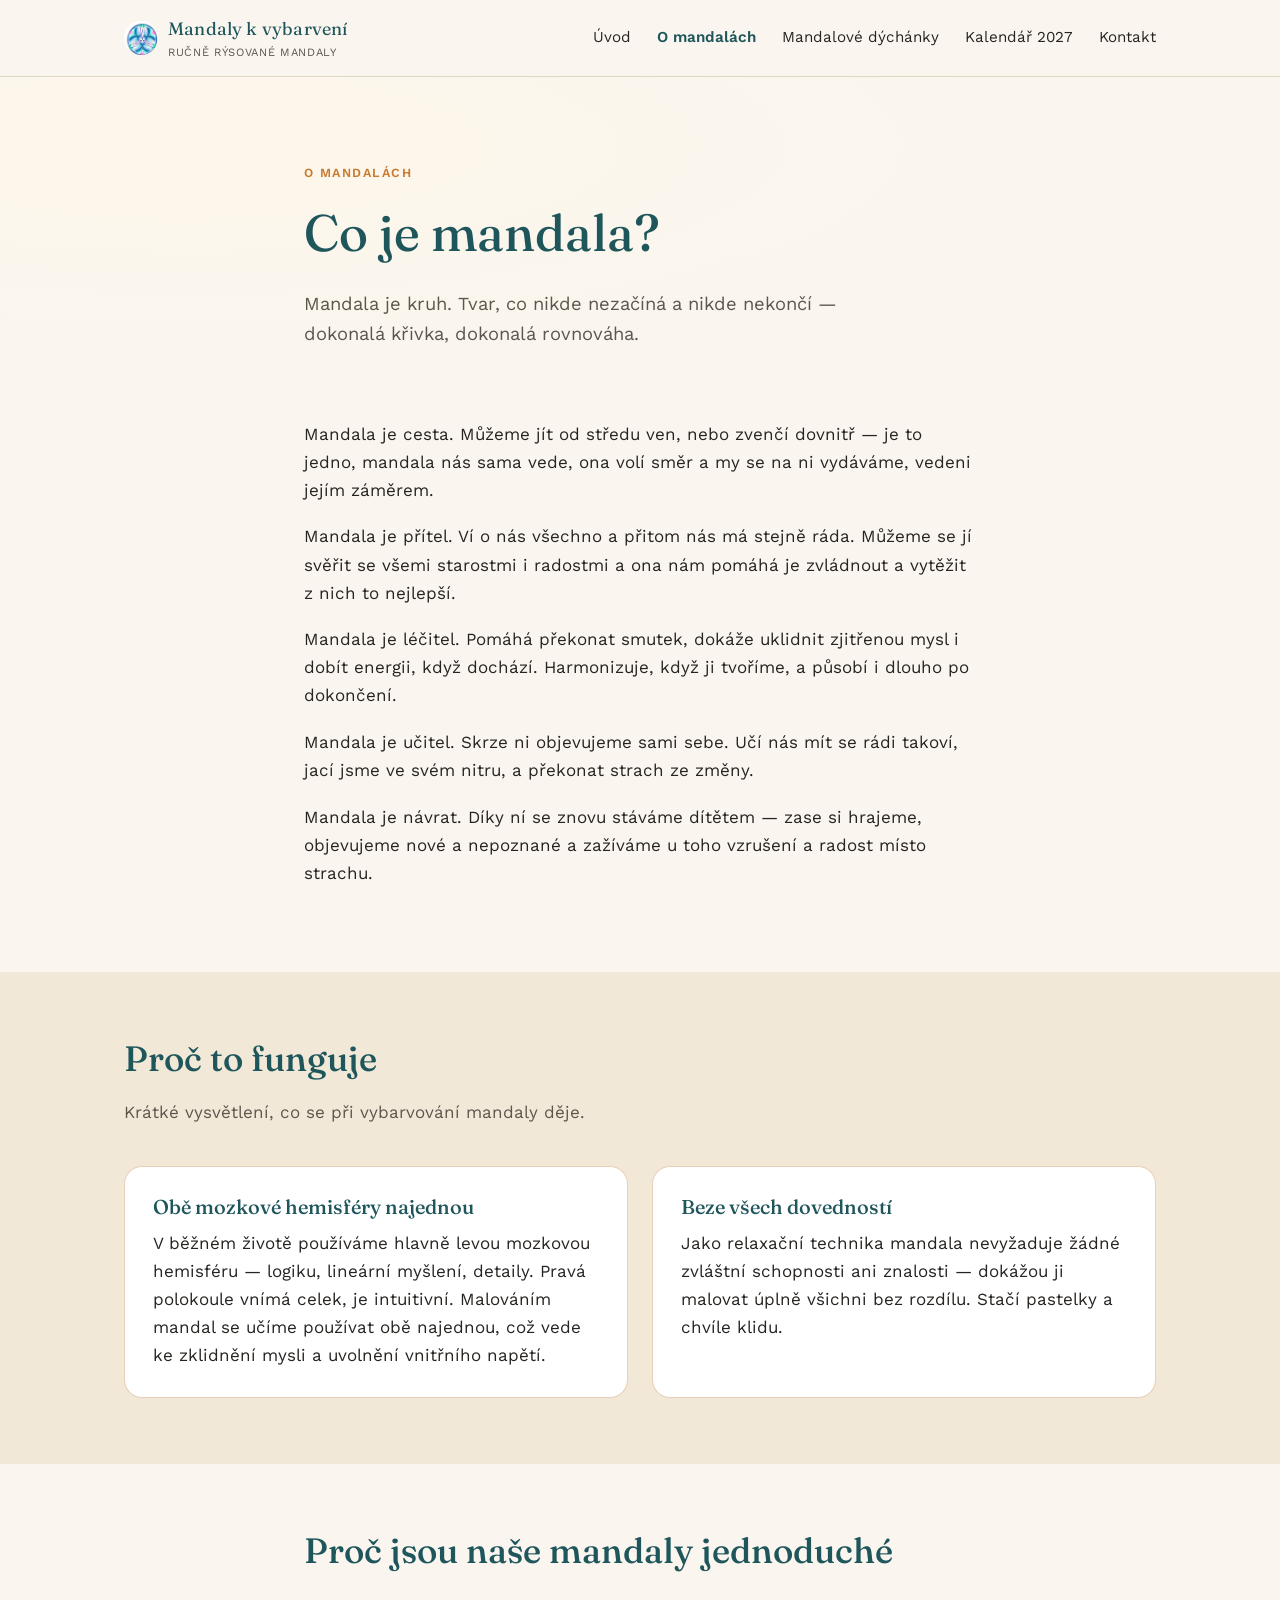
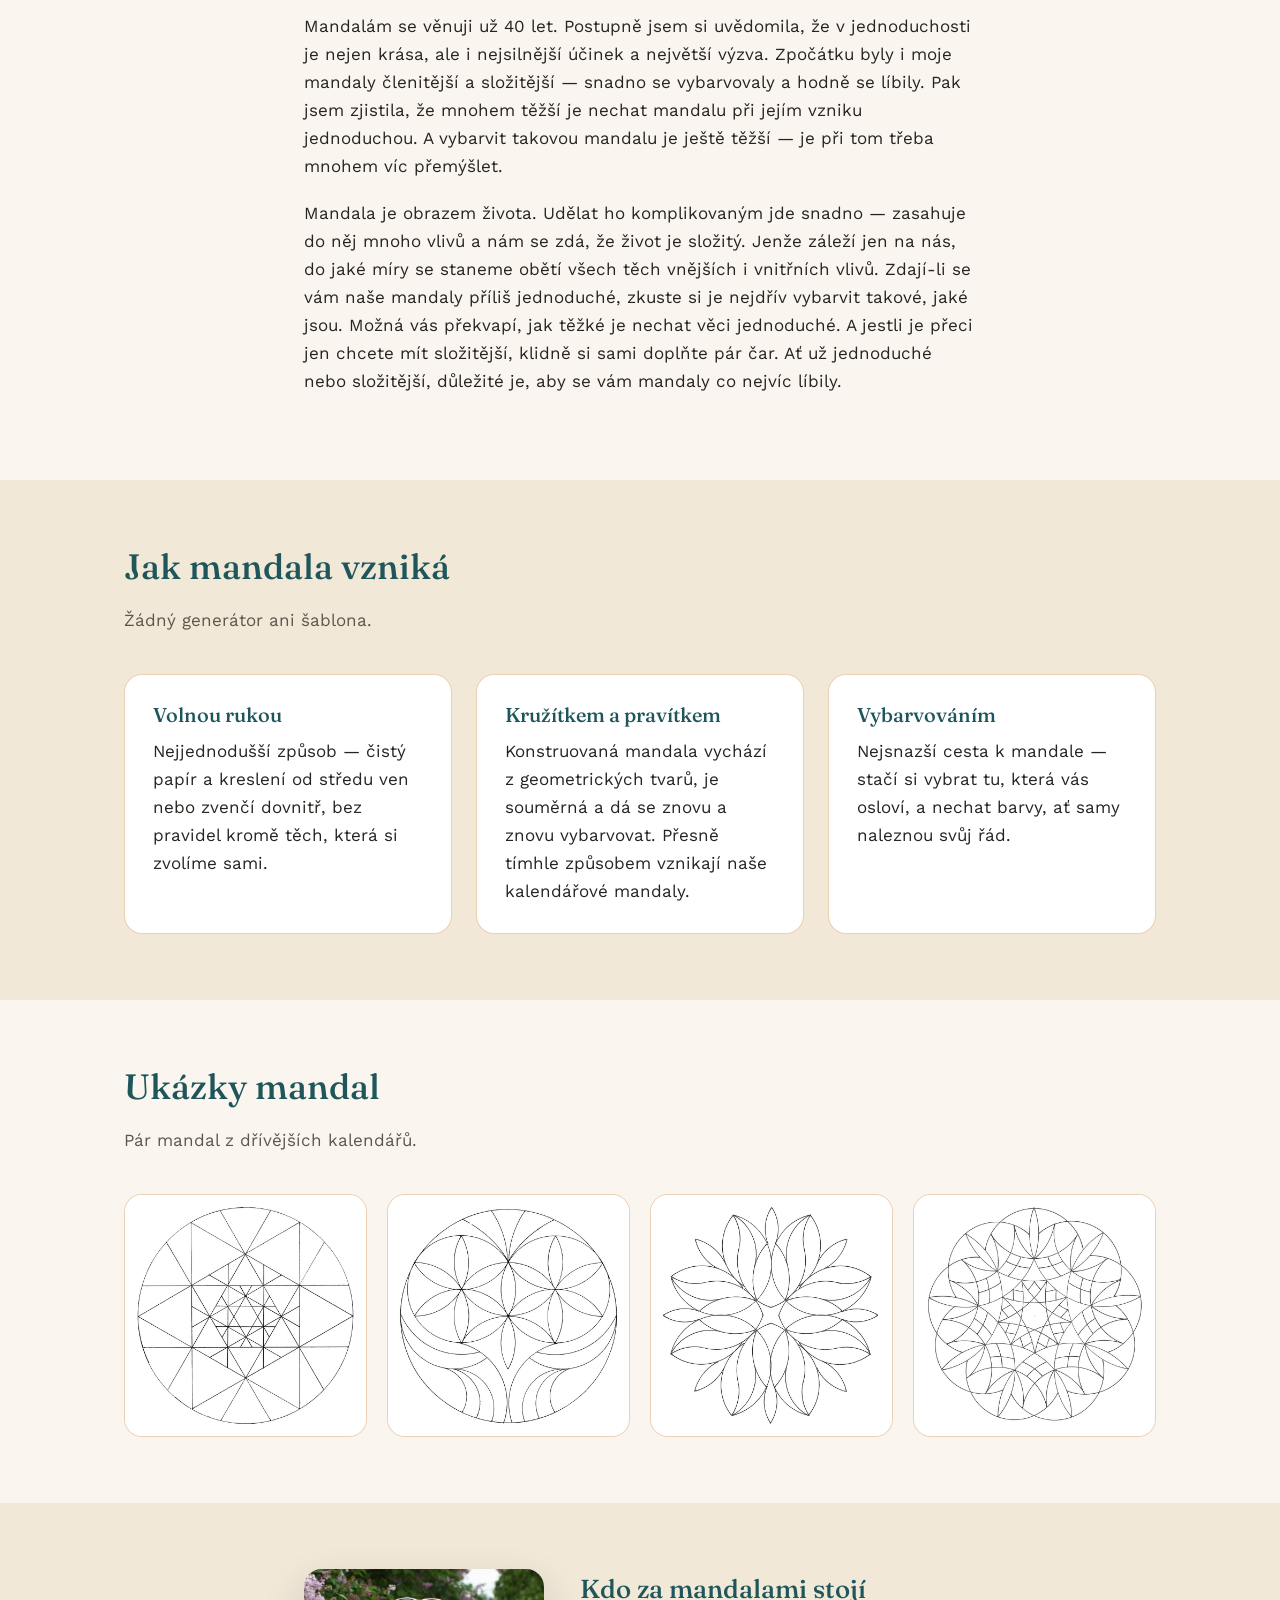
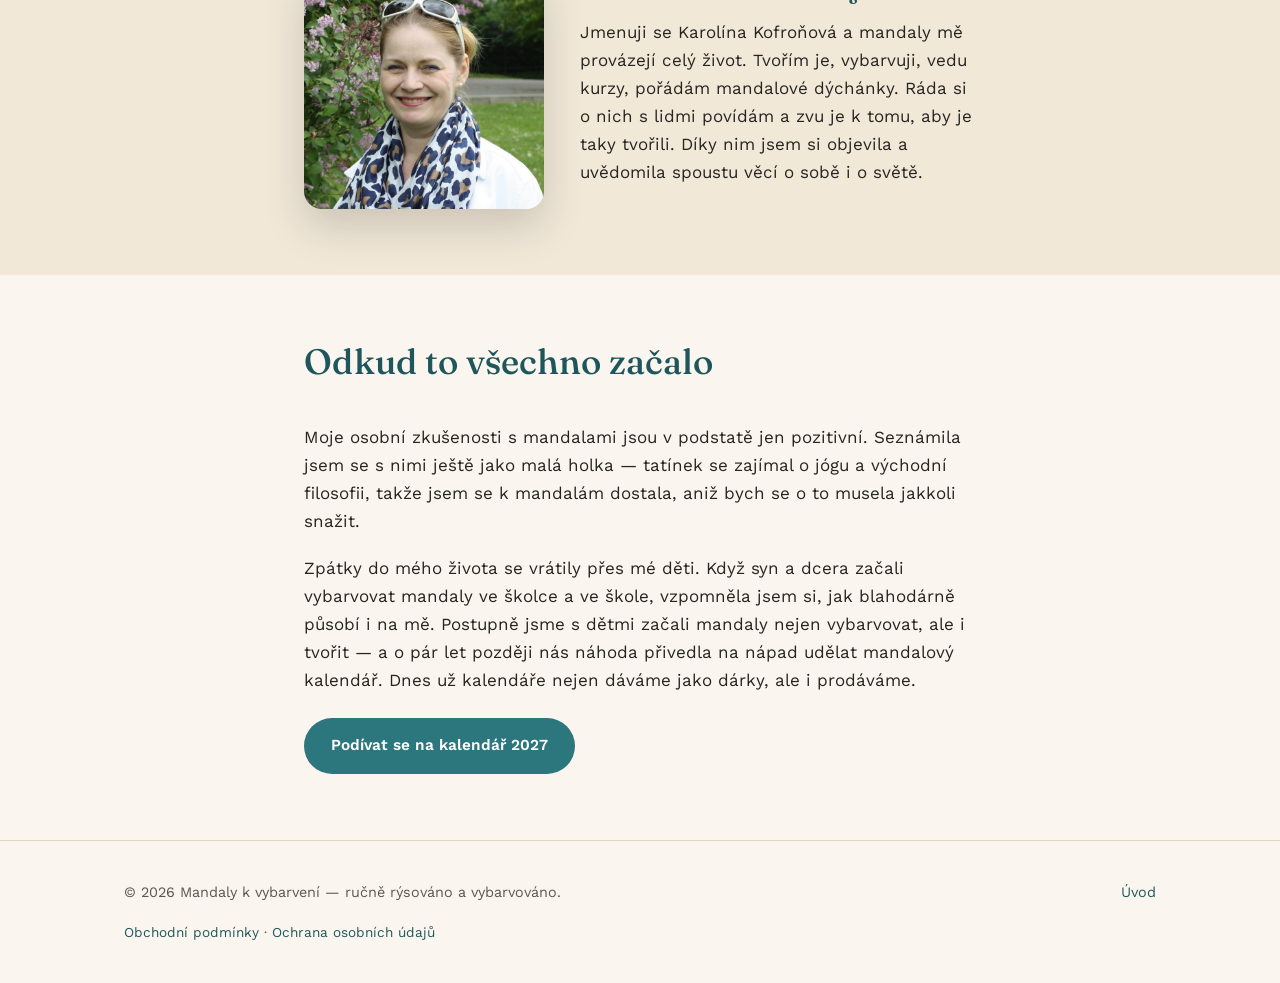
<file: o-mandalach.html>
<!DOCTYPE html>
<html lang="cs">
<head>
<meta charset="UTF-8">
<meta name="viewport" content="width=device-width, initial-scale=1.0">
<title>O mandalách — co je mandala a jak vzniká | Mandaly k vybarvení</title>
<meta name="description" content="Co je mandala, jak ji vytvořit kružítkem a pravítkem, proč jsou naše mandaly záměrně jednoduché a jak vznikl náš rodinný kalendář.">
<link rel="preload" href="assets/fonts/fraunces-latin.woff2" as="font" type="font/woff2" crossorigin>
<link rel="preload" href="assets/fonts/worksans-latin.woff2" as="font" type="font/woff2" crossorigin>
<link rel="stylesheet" href="assets/style.css">
</head>
<body>

<header class="site-header">
  <div class="wrap">
    <a class="brand" href="index.html">
      <img class="mark" src="assets/logo-mark.jpg" alt="Mandaly k vybarvení — logo" width="34" height="34">
      <span>
        <span class="brand-name">Mandaly k vybarvení</span>
        <span class="brand-tagline">Ručně rýsované mandaly</span>
      </span>
    </a>
    <button class="nav-toggle" aria-label="Otevřít menu" onclick="document.querySelector('.main-nav').classList.toggle('open')">☰</button>
    <nav class="main-nav">
      <a href="index.html">Úvod</a>
      <a href="o-mandalach.html" class="current">O mandalách</a>
      <a href="dychanky.html">Mandalové dýchánky</a>
      <a href="kalendar.html">Kalendář 2027</a>
      <a href="index.html#kontakt">Kontakt</a>
    </nav>
  </div>
</header>

<section class="hero" style="padding-bottom:50px;">
  <div class="wrap" style="max-width:720px;">
    <span class="eyebrow">O mandalách</span>
    <h1>Co je mandala?</h1>
    <p class="lede">Mandala je kruh. Tvar, co nikde nezačíná a nikde nekončí — dokonalá křivka, dokonalá rovnováha.</p>
  </div>
</section>

<section style="padding-top:0;">
  <div class="wrap" style="max-width:720px;">
    <p>Mandala je cesta. Můžeme jít od středu ven, nebo zvenčí dovnitř — je to jedno, mandala nás sama vede, ona volí směr a my se na ni vydáváme, vedeni jejím záměrem.</p>
    <p>Mandala je přítel. Ví o nás všechno a přitom nás má stejně ráda. Můžeme se jí svěřit se všemi starostmi i radostmi a ona nám pomáhá je zvládnout a vytěžit z nich to nejlepší.</p>
    <p>Mandala je léčitel. Pomáhá překonat smutek, dokáže uklidnit zjitřenou mysl i dobít energii, když dochází. Harmonizuje, když ji tvoříme, a působí i dlouho po dokončení.</p>
    <p>Mandala je učitel. Skrze ni objevujeme sami sebe. Učí nás mít se rádi takoví, jací jsme ve svém nitru, a překonat strach ze změny.</p>
    <p>Mandala je návrat. Díky ní se znovu stáváme dítětem — zase si hrajeme, objevujeme nové a nepoznané a zažíváme u toho vzrušení a radost místo strachu.</p>
  </div>
</section>

<section class="alt">
  <div class="wrap">
    <div class="section-head">
      <h2>Proč to funguje</h2>
      <p>Krátké vysvětlení, co se při vybarvování mandaly děje.</p>
    </div>
    <div class="grid grid-2">
      <div class="card">
        <h3>Obě mozkové hemisféry najednou</h3>
        <p>V běžném životě používáme hlavně levou mozkovou hemisféru — logiku, lineární myšlení, detaily. Pravá polokoule vnímá celek, je intuitivní. Malováním mandal se učíme používat obě najednou, což vede ke zklidnění mysli a uvolnění vnitřního napětí.</p>
      </div>
      <div class="card">
        <h3>Beze všech dovedností</h3>
        <p>Jako relaxační technika mandala nevyžaduje žádné zvláštní schopnosti ani znalosti — dokážou ji malovat úplně všichni bez rozdílu. Stačí pastelky a chvíle klidu.</p>
      </div>
    </div>
  </div>
</section>

<section>
  <div class="wrap" style="max-width:720px;">
    <div class="section-head">
      <h2>Proč jsou naše mandaly jednoduché</h2>
    </div>
    <p>Mandalám se věnuji už 40 let. Postupně jsem si uvědomila, že v jednoduchosti je nejen krása, ale i nejsilnější účinek a největší výzva. Zpočátku byly i moje mandaly členitější a složitější — snadno se vybarvovaly a hodně se líbily. Pak jsem zjistila, že mnohem těžší je nechat mandalu při jejím vzniku jednoduchou. A vybarvit takovou mandalu je ještě těžší — je při tom třeba mnohem víc přemýšlet.</p>
    <p>Mandala je obrazem života. Udělat ho komplikovaným jde snadno — zasahuje do něj mnoho vlivů a nám se zdá, že život je složitý. Jenže záleží jen na nás, do jaké míry se staneme obětí všech těch vnějších i vnitřních vlivů. Zdají-li se vám naše mandaly příliš jednoduché, zkuste si je nejdřív vybarvit takové, jaké jsou. Možná vás překvapí, jak těžké je nechat věci jednoduché. A jestli je přeci jen chcete mít složitější, klidně si sami doplňte pár čar. Ať už jednoduché nebo složitější, důležité je, aby se vám mandaly co nejvíc líbily.</p>
  </div>
</section>

<section class="alt">
  <div class="wrap">
    <div class="section-head">
      <h2>Jak mandala vzniká</h2>
      <p>Žádný generátor ani šablona.</p>
    </div>
    <div class="grid grid-3">
      <div class="card">
        <h3>Volnou rukou</h3>
        <p>Nejjednodušší způsob — čistý papír a kreslení od středu ven nebo zvenčí dovnitř, bez pravidel kromě těch, která si zvolíme sami.</p>
      </div>
      <div class="card">
        <h3>Kružítkem a pravítkem</h3>
        <p>Konstruovaná mandala vychází z geometrických tvarů, je souměrná a dá se znovu a znovu vybarvovat. Přesně tímhle způsobem vznikají naše kalendářové mandaly.</p>
      </div>
      <div class="card">
        <h3>Vybarvováním</h3>
        <p>Nejsnazší cesta k mandale — stačí si vybrat tu, která vás osloví, a nechat barvy, ať samy naleznou svůj řád.</p>
      </div>
    </div>
  </div>
</section>

<section>
  <div class="wrap">
    <div class="section-head">
      <h2>Ukázky mandal</h2>
      <p>Pár mandal z dřívějších kalendářů.</p>
    </div>
    <div class="gallery">
      <img src="assets/mandaly/vzor-1.jpg" alt="Ukázka mandaly k vybarvení">
      <img src="assets/mandaly/vzor-2.jpg" alt="Ukázka mandaly k vybarvení">
      <img src="assets/mandaly/vzor-3.jpg" alt="Ukázka mandaly k vybarvení">
      <img src="assets/mandaly/vzor-4.jpg" alt="Ukázka mandaly k vybarvení">
    </div>
  </div>
</section>

<section class="alt">
  <div class="wrap" style="max-width:720px;">
    <div class="grid grid-about">
      <img class="about-photo" src="assets/karolina.jpg" alt="Karolína Kofroňová">
      <div>
        <h2 style="font-size:26px;">Kdo za mandalami stojí</h2>
        <p>Jmenuji se Karolína Kofroňová a mandaly mě provázejí celý život. Tvořím je, vybarvuji, vedu kurzy, pořádám mandalové dýchánky. Ráda si o nich s lidmi povídám a zvu je k tomu, aby je taky tvořili. Díky nim jsem si objevila a uvědomila spoustu věcí o sobě i o světě.</p>
      </div>
    </div>
  </div>
</section>

<section>
  <div class="wrap" style="max-width:720px;">
    <div class="section-head">
      <h2>Odkud to všechno začalo</h2>
    </div>
    <p>Moje osobní zkušenosti s mandalami jsou v podstatě jen pozitivní. Seznámila jsem se s nimi ještě jako malá holka — tatínek se zajímal o jógu a východní filosofii, takže jsem se k mandalám dostala, aniž bych se o to musela jakkoli snažit.</p>
    <p>Zpátky do mého života se vrátily přes mé děti. Když syn a dcera začali vybarvovat mandaly ve školce a ve škole, vzpomněla jsem si, jak blahodárně působí i na mě. Postupně jsme s dětmi začali mandaly nejen vybarvovat, ale i tvořit — a o pár let později nás náhoda přivedla na nápad udělat mandalový kalendář. Dnes už kalendáře nejen dáváme jako dárky, ale i prodáváme.</p>
    <div class="btn-row">
      <a class="btn btn-primary" href="kalendar.html">Podívat se na kalendář 2027</a>
    </div>
  </div>
</section>

<footer>
  <div class="wrap">
    <span>© <span id="year"></span> Mandaly k vybarvení — ručně rýsováno a vybarvováno.</span>
    <a href="index.html">Úvod</a>
    <span class="footer-legal"><a href="obchodni-podminky.html">Obchodní podmínky</a> · <a href="ochrana-udaju.html">Ochrana osobních údajů</a></span>
  </div>
</footer>

<script>document.getElementById('year').textContent = new Date().getFullYear();</script>
</body>
</html>
</file>
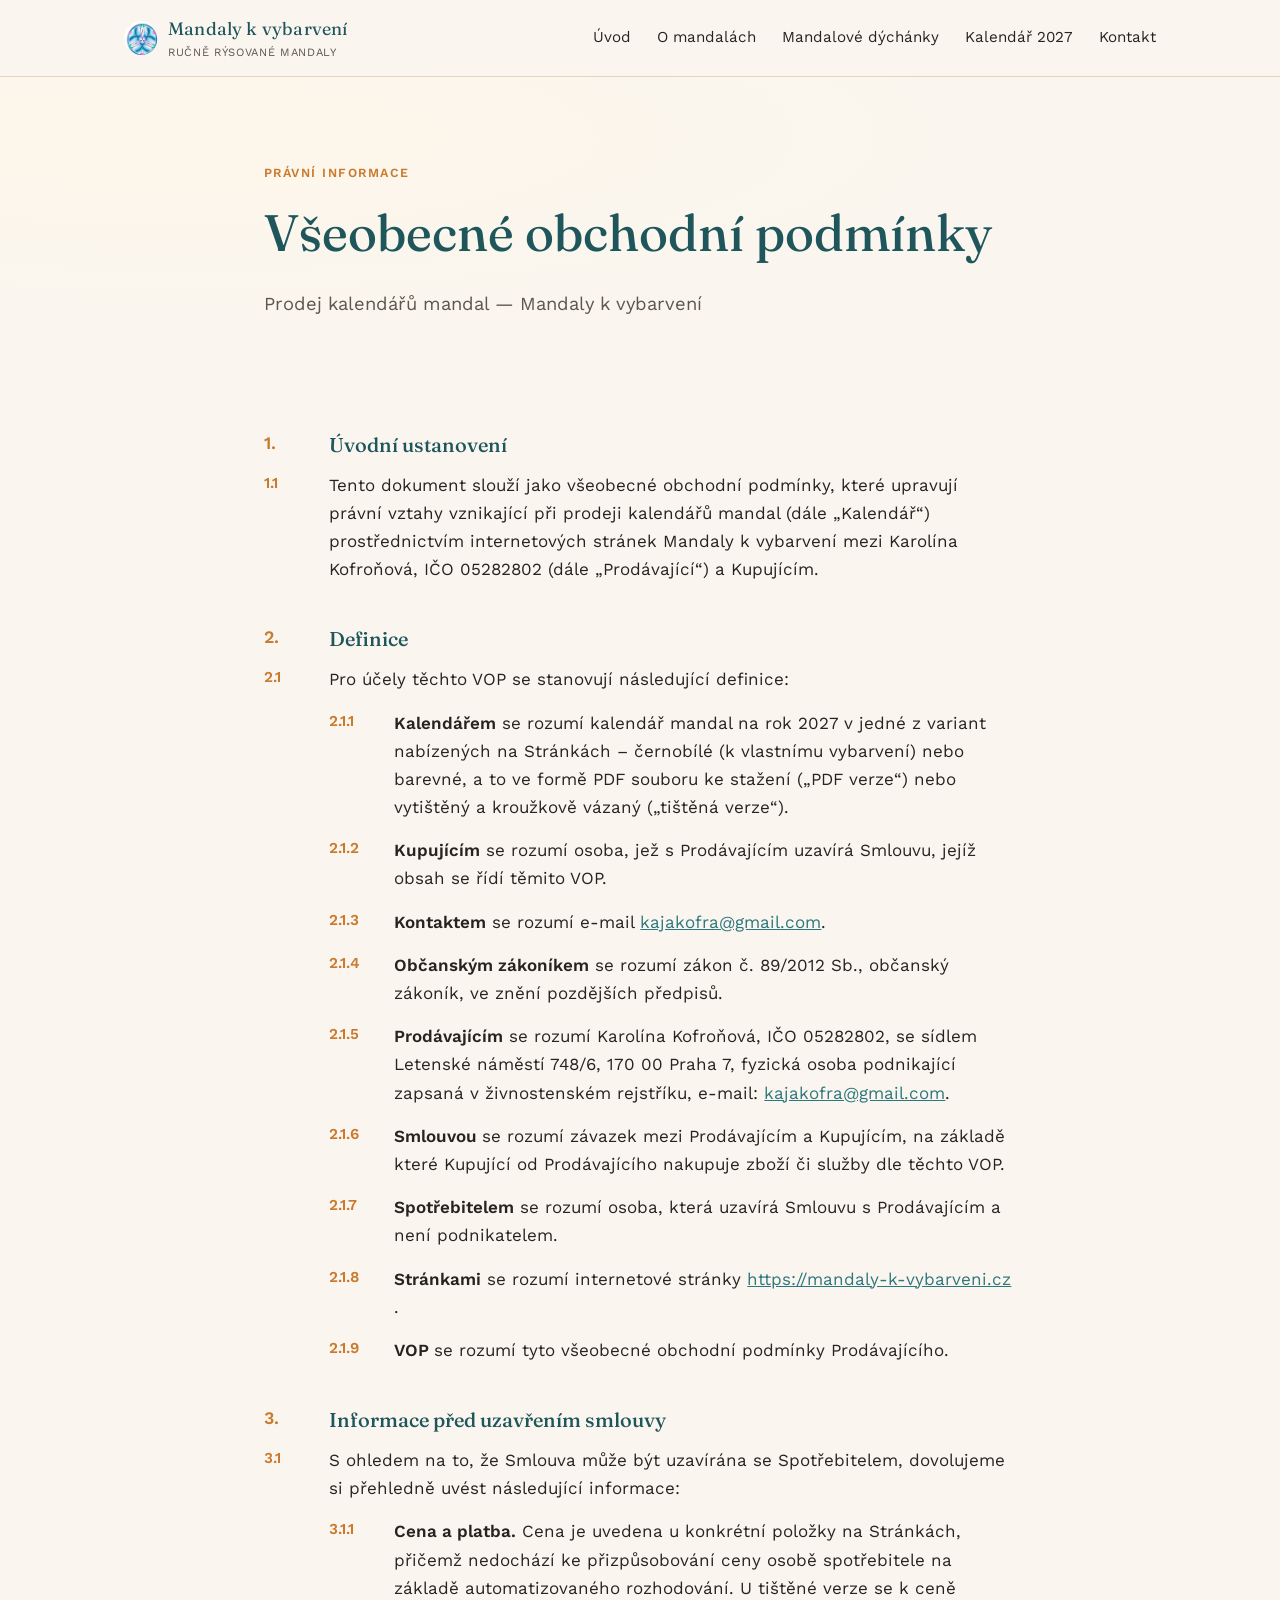
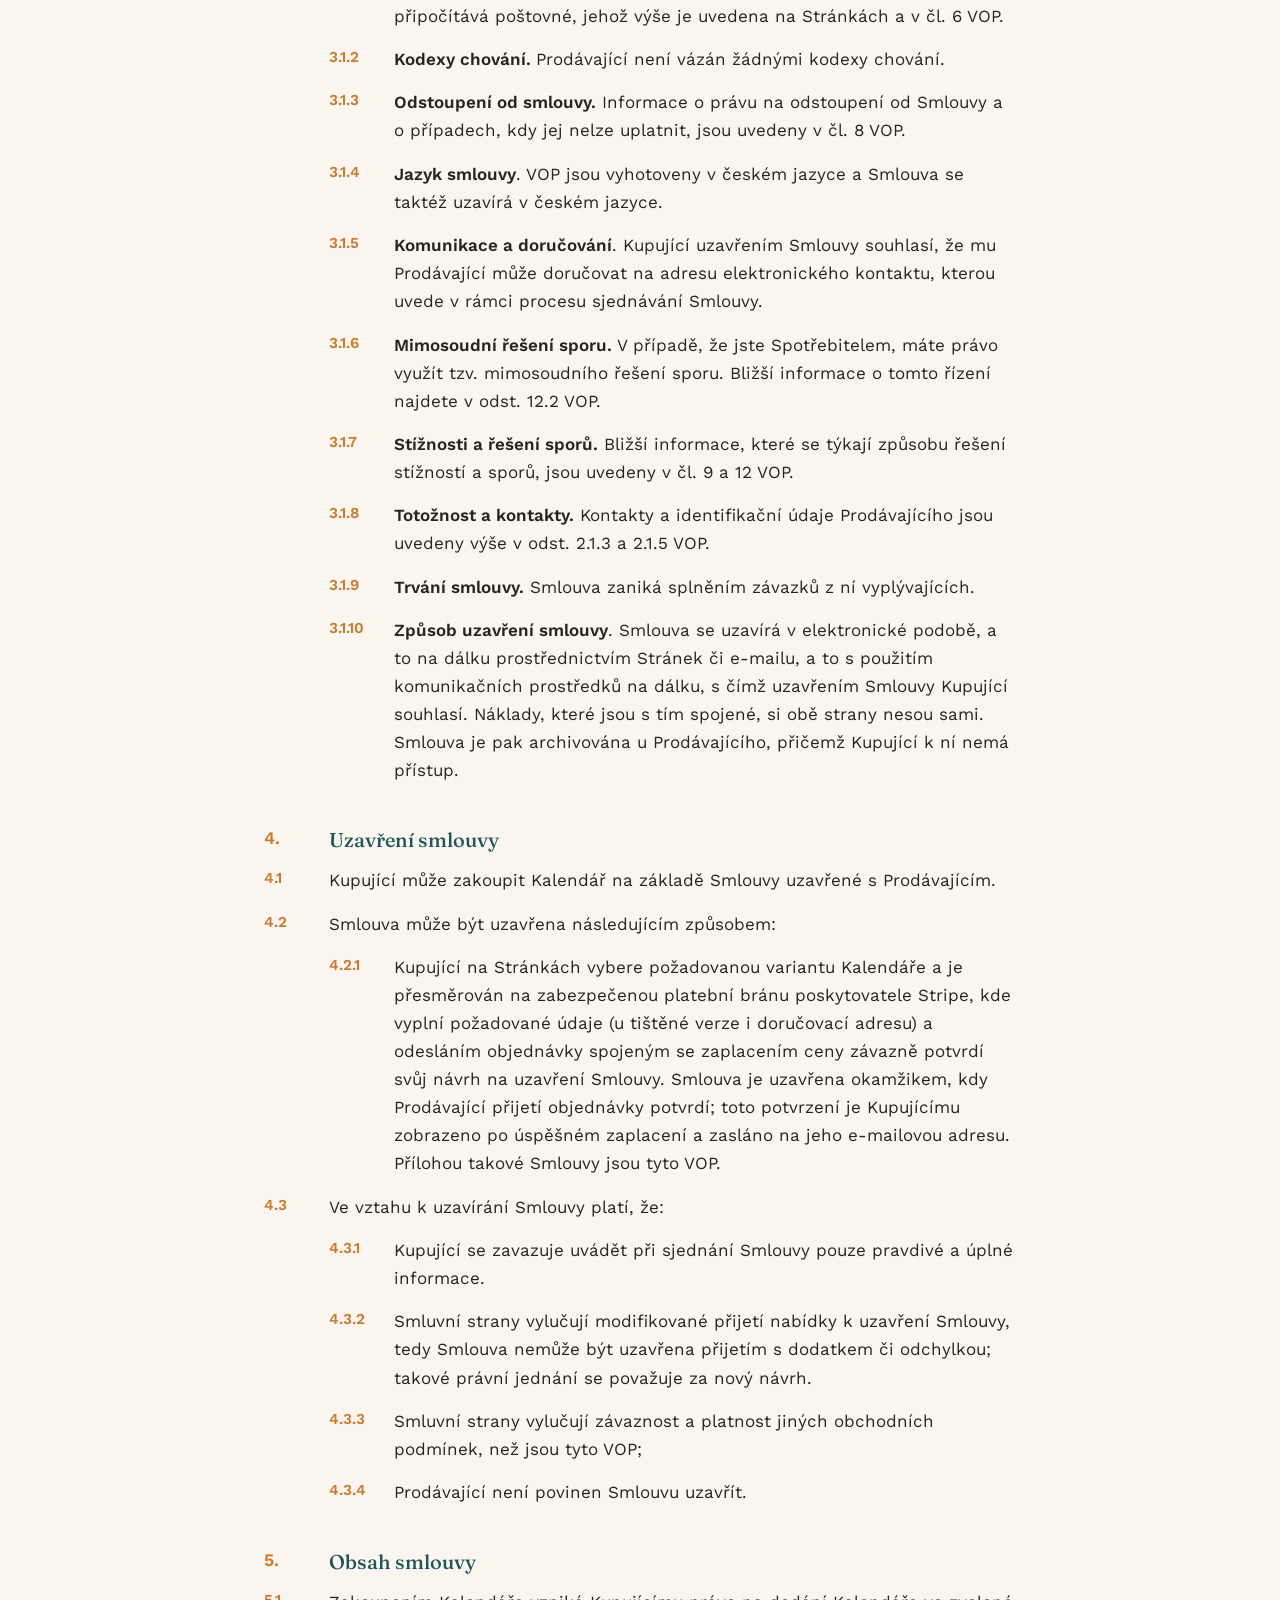
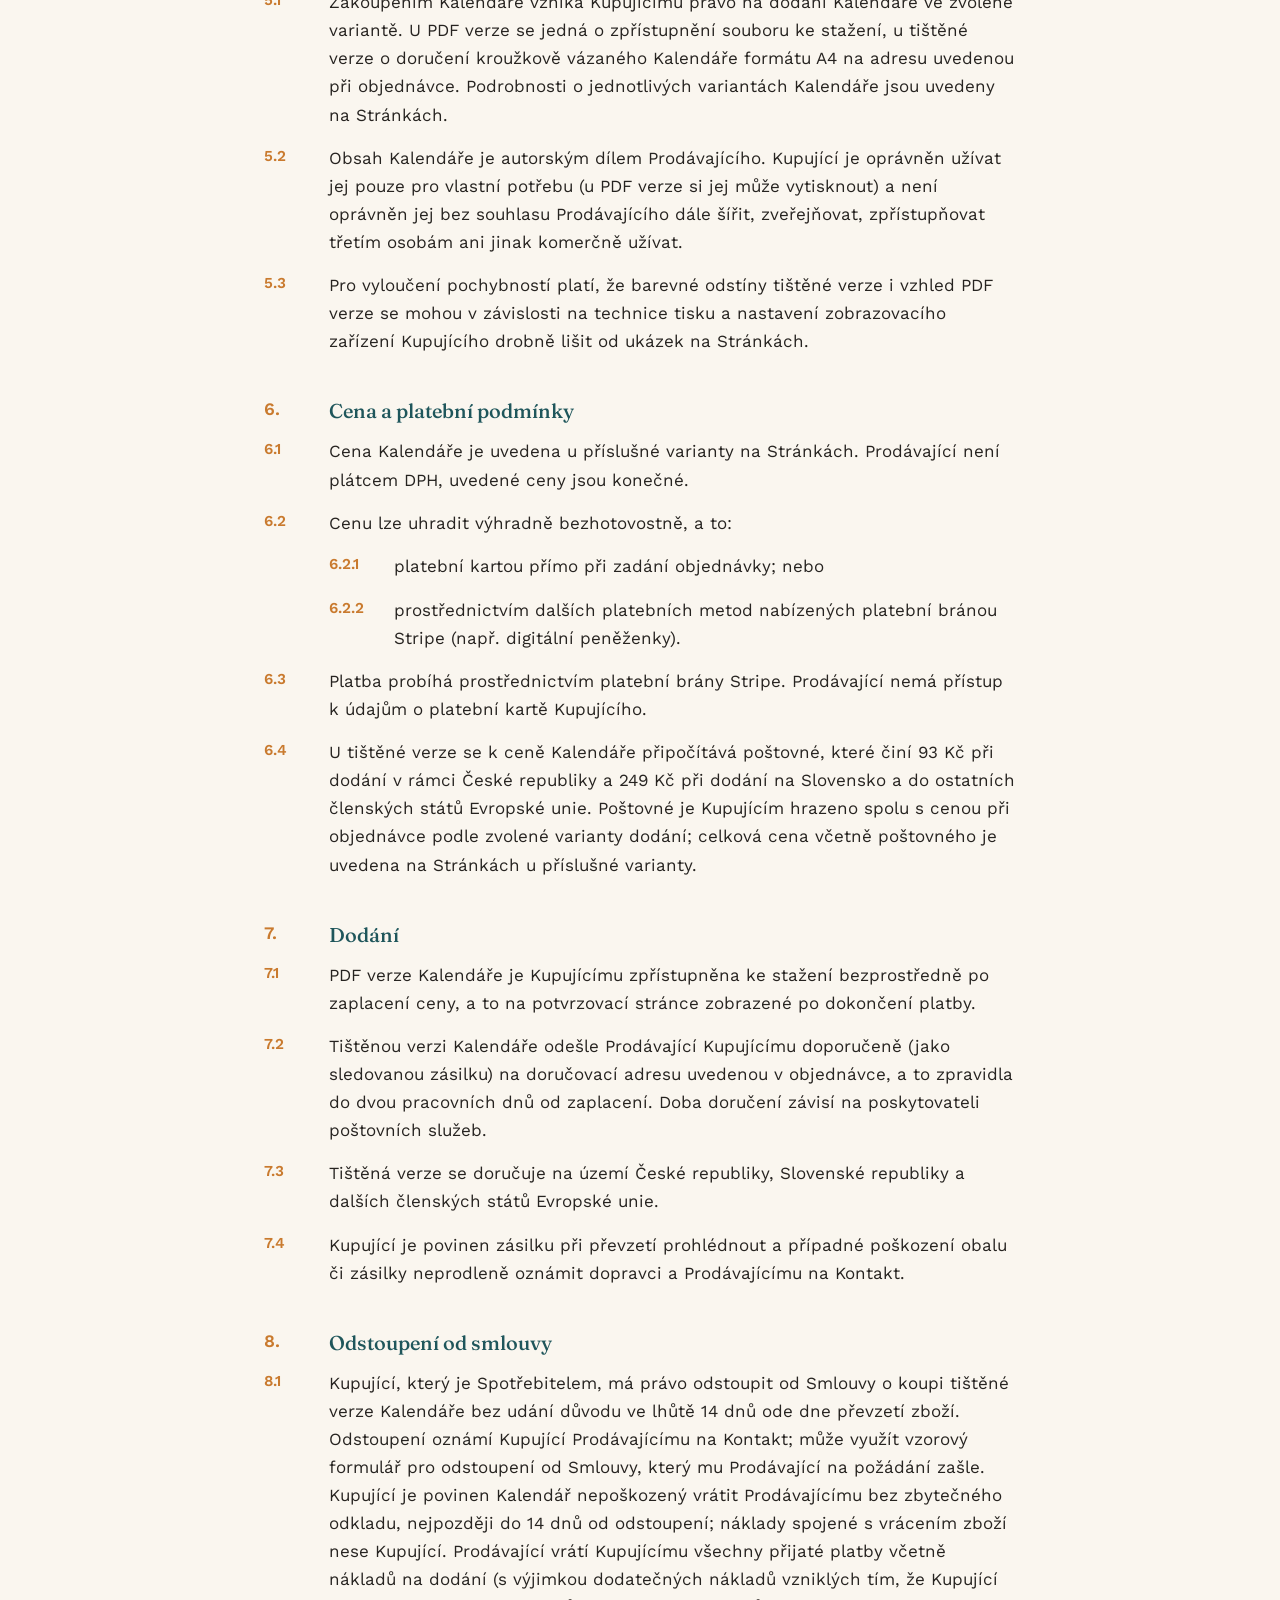
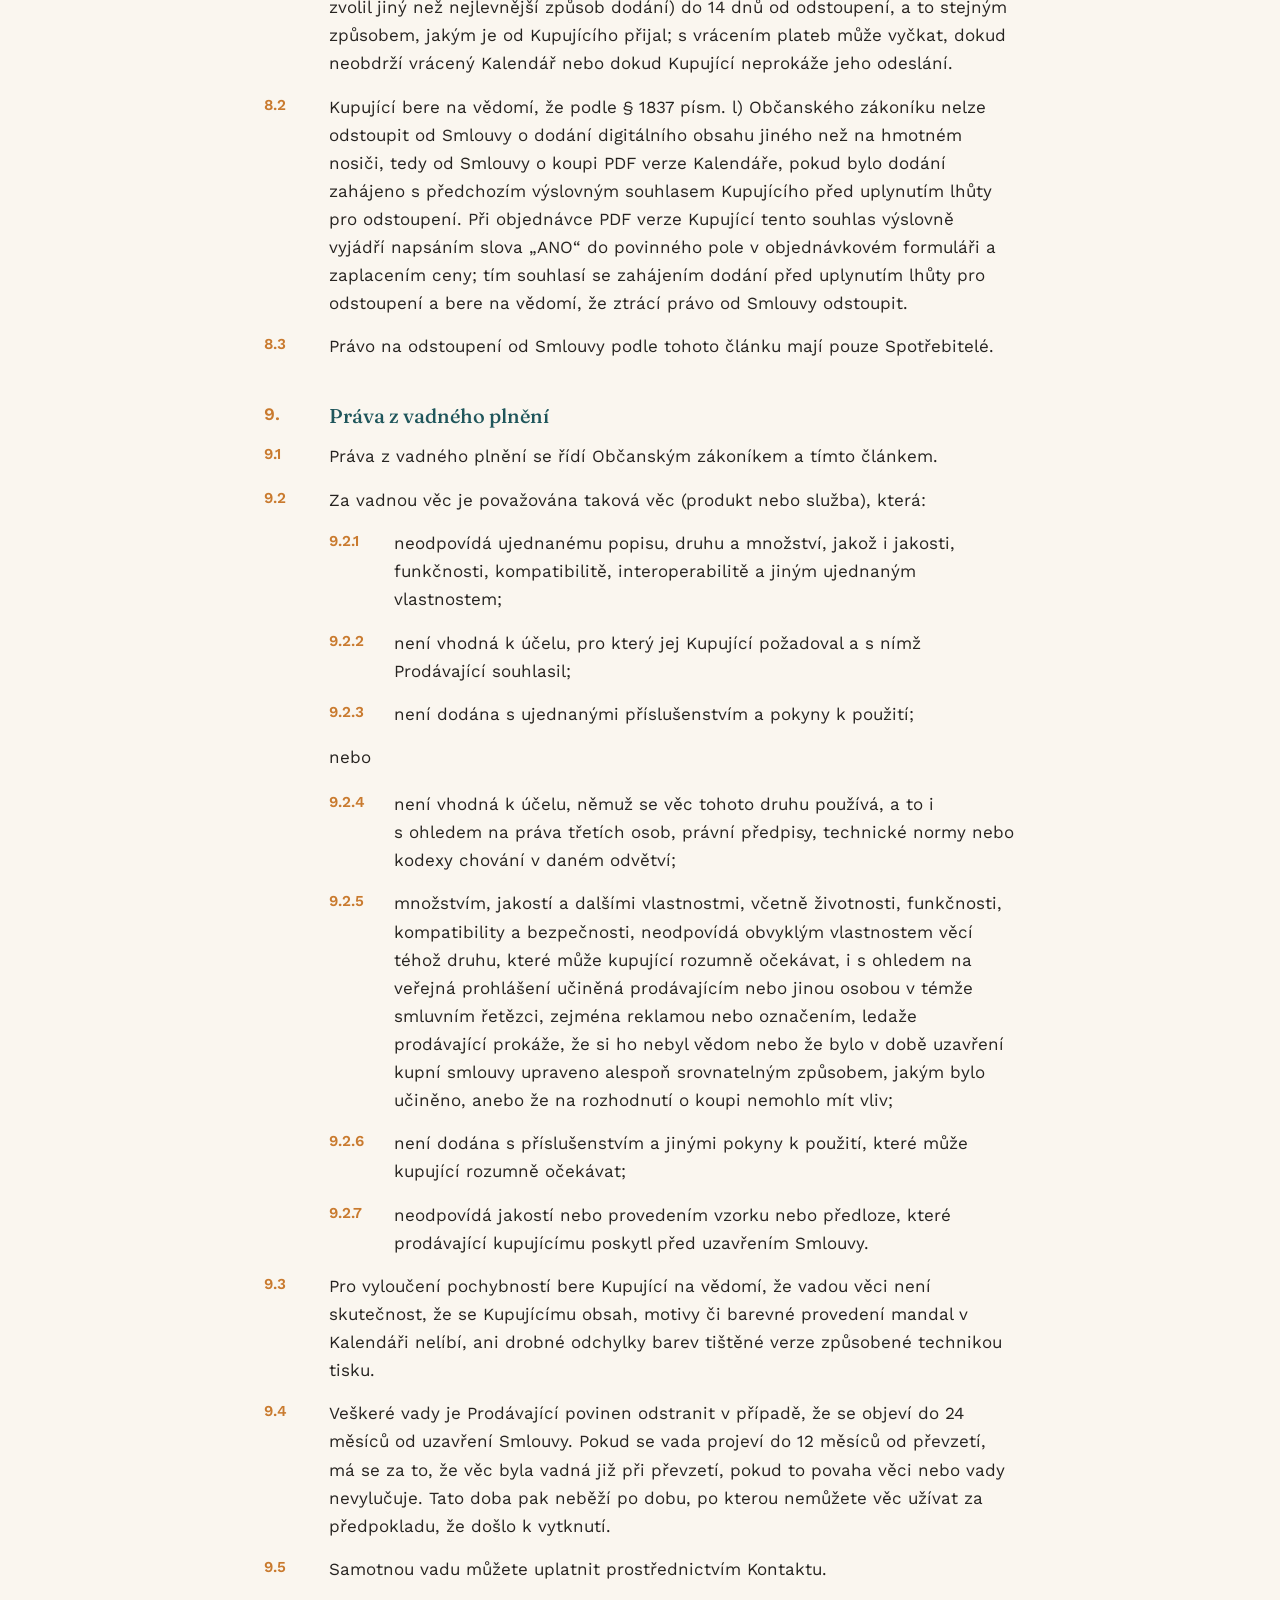
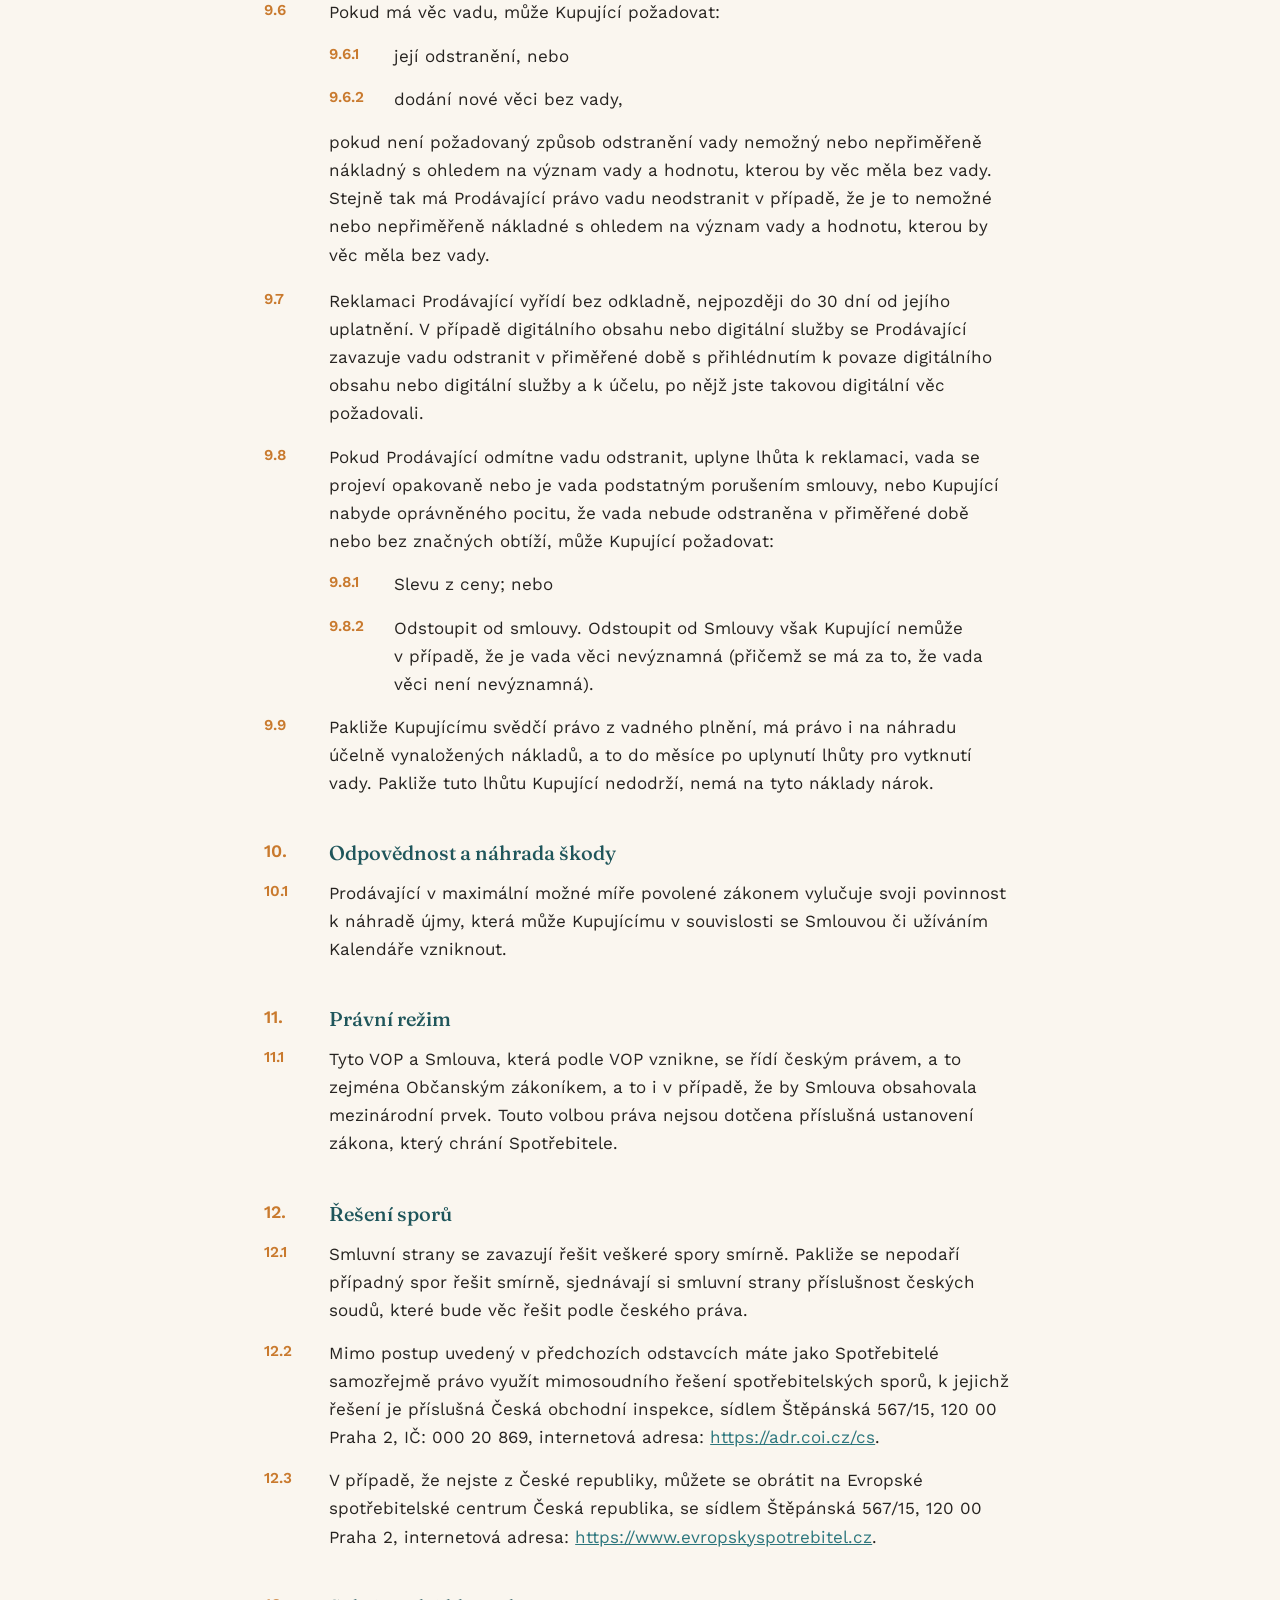
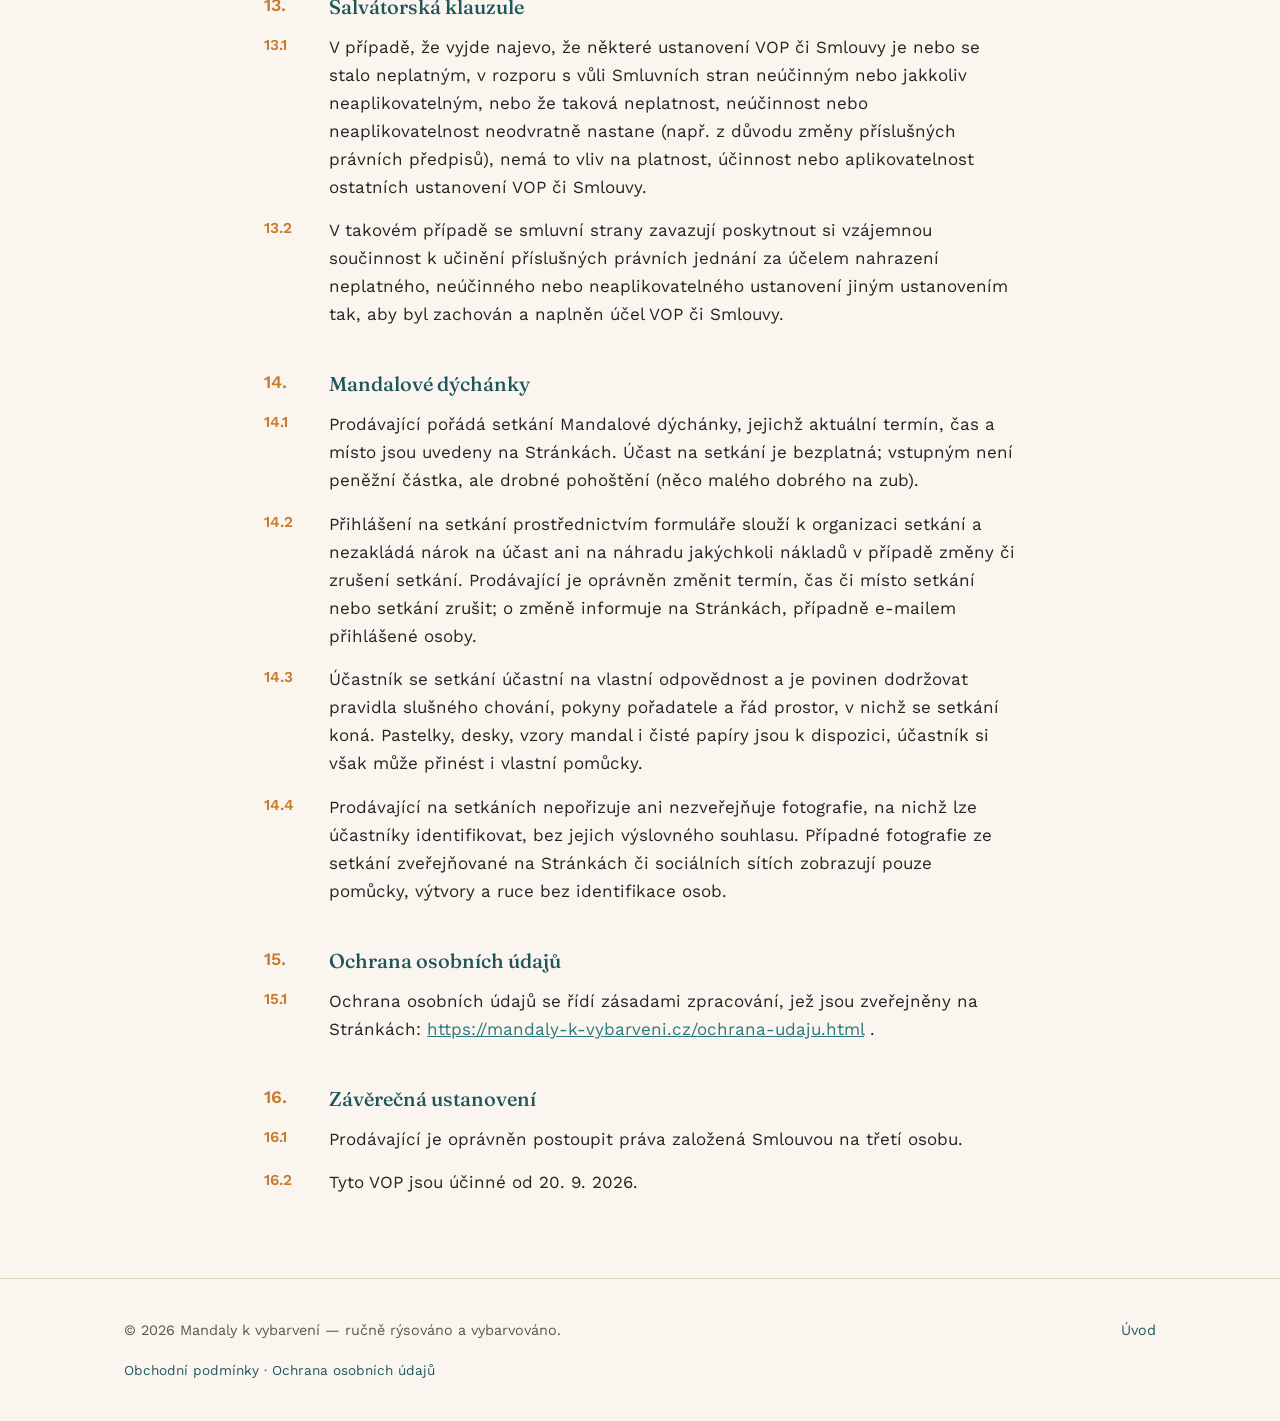
<file: obchodni-podminky.html>
<!DOCTYPE html>
<html lang="cs">
<head>
<meta charset="UTF-8">
<meta name="viewport" content="width=device-width, initial-scale=1.0">
<title>Všeobecné obchodní podmínky | Mandaly k vybarvení</title>
<meta name="description" content="Všeobecné obchodní podmínky pro prodej kalendáře mandal 2027 a účast na setkáních Mandalové dýchánky.">
<link rel="preload" href="assets/fonts/fraunces-latin.woff2" as="font" type="font/woff2" crossorigin>
<link rel="preload" href="assets/fonts/worksans-latin.woff2" as="font" type="font/woff2" crossorigin>
<link rel="stylesheet" href="assets/style.css">
</head>
<body>

<header class="site-header">
  <div class="wrap">
    <a class="brand" href="index.html">
      <img class="mark" src="assets/logo-mark.jpg" alt="Mandaly k vybarvení — logo" width="34" height="34">
      <span>
        <span class="brand-name">Mandaly k vybarvení</span>
        <span class="brand-tagline">Ručně rýsované mandaly</span>
      </span>
    </a>
    <button class="nav-toggle" aria-label="Otevřít menu" onclick="document.querySelector('.main-nav').classList.toggle('open')">☰</button>
    <nav class="main-nav">
      <a href="index.html">Úvod</a>
      <a href="o-mandalach.html">O mandalách</a>
      <a href="dychanky.html">Mandalové dýchánky</a>
      <a href="kalendar.html">Kalendář 2027</a>
      <a href="index.html#kontakt">Kontakt</a>
    </nav>
  </div>
</header>

<section class="hero" style="padding-bottom:40px;">
  <div class="wrap" style="max-width:800px;">
    <span class="eyebrow">Právní informace</span>
    <h1>Všeobecné obchodní podmínky</h1>
    <p class="lede">Prodej kalendářů mandal — Mandaly k vybarvení</p>
  </div>
</section>

<section style="padding-top:10px;">
  <div class="wrap legal" style="max-width:800px;">
    <h2 class="clause-h"><span class="num">1.</span> Úvodní ustanovení</h2>
    <div class="clause"><span class="num">1.1</span><div>Tento dokument slouží jako všeobecné obchodní podmínky, které upravují právní vztahy vznikající při prodeji kalendářů mandal (dále „Kalendář“) prostřednictvím internetových stránek Mandaly k vybarvení mezi Karolína Kofroňová, IČO 05282802 (dále „Prodávající“) a Kupujícím.</div></div>
    <h2 class="clause-h"><span class="num">2.</span> Definice</h2>
    <div class="clause"><span class="num">2.1</span><div>Pro účely těchto VOP se stanovují následující definice:</div></div>
    <div class="clause l2"><span class="num">2.1.1</span><div><strong>Kalendářem</strong> se rozumí kalendář mandal na rok 2027 v jedné z variant nabízených na Stránkách – černobílé (k vlastnímu vybarvení) nebo barevné, a to ve formě PDF souboru ke stažení („PDF verze“) nebo vytištěný a kroužkově vázaný („tištěná verze“).</div></div>
    <div class="clause l2"><span class="num">2.1.2</span><div><strong>Kupujícím</strong> se rozumí osoba, jež s Prodávajícím uzavírá Smlouvu, jejíž obsah se řídí těmito VOP.</div></div>
    <div class="clause l2"><span class="num">2.1.3</span><div><strong>Kontaktem</strong> se rozumí e-mail <a href="mailto:kajakofra@gmail.com">kajakofra@gmail.com</a>.</div></div>
    <div class="clause l2"><span class="num">2.1.4</span><div><strong>Občanským zákoníkem</strong> se rozumí zákon č. 89/2012 Sb., občanský zákoník, ve znění pozdějších předpisů.</div></div>
    <div class="clause l2"><span class="num">2.1.5</span><div><strong>Prodávajícím</strong> se rozumí Karolína Kofroňová, IČO 05282802, se sídlem Letenské náměstí 748/6, 170 00 Praha 7, fyzická osoba podnikající zapsaná v živnostenském rejstříku, e-mail: <a href="mailto:kajakofra@gmail.com">kajakofra@gmail.com</a>.</div></div>
    <div class="clause l2"><span class="num">2.1.6</span><div><strong>Smlouvou </strong>se rozumí závazek mezi Prodávajícím a Kupujícím, na základě které Kupující od Prodávajícího nakupuje zboží či služby dle těchto VOP.</div></div>
    <div class="clause l2"><span class="num">2.1.7</span><div><strong>Spotřebitelem</strong> se rozumí osoba, která uzavírá Smlouvu s Prodávajícím a není podnikatelem.</div></div>
    <div class="clause l2"><span class="num">2.1.8</span><div><strong>Stránkami</strong> se rozumí internetové stránky <a href="https://mandaly-k-vybarveni.cz" target="_blank" rel="noopener">https://mandaly-k-vybarveni.cz</a> .</div></div>
    <div class="clause l2"><span class="num">2.1.9</span><div><strong>VOP </strong>se rozumí tyto všeobecné obchodní podmínky Prodávajícího.</div></div>
    <h2 class="clause-h"><span class="num">3.</span> Informace před uzavřením smlouvy</h2>
    <div class="clause"><span class="num">3.1</span><div>S ohledem na to, že Smlouva může být uzavírána se Spotřebitelem, dovolujeme si přehledně uvést následující informace:</div></div>
    <div class="clause l2"><span class="num">3.1.1</span><div><strong>Cena a platba.</strong> Cena je uvedena u konkrétní položky na Stránkách, přičemž nedochází ke přizpůsobování ceny osobě spotřebitele na základě automatizovaného rozhodování. U tištěné verze se k ceně připočítává poštovné, jehož výše je uvedena na Stránkách a v čl. 6 VOP.</div></div>
    <div class="clause l2"><span class="num">3.1.2</span><div><strong>Kodexy chování. </strong>Prodávající není vázán žádnými kodexy chování.</div></div>
    <div class="clause l2"><span class="num">3.1.3</span><div><strong>Odstoupení od smlouvy.</strong> Informace o právu na odstoupení od Smlouvy a o případech, kdy jej nelze uplatnit, jsou uvedeny v čl. 8 VOP.</div></div>
    <div class="clause l2"><span class="num">3.1.4</span><div><strong>Jazyk smlouvy</strong>. VOP jsou vyhotoveny v českém jazyce a Smlouva se taktéž uzavírá v českém jazyce.</div></div>
    <div class="clause l2"><span class="num">3.1.5</span><div><strong>Komunikace a doručování</strong>. Kupující uzavřením Smlouvy souhlasí, že mu Prodávající může doručovat na adresu elektronického kontaktu, kterou uvede v rámci procesu sjednávání Smlouvy.</div></div>
    <div class="clause l2"><span class="num">3.1.6</span><div><strong>Mimosoudní řešení sporu.</strong> V případě, že jste Spotřebitelem, máte právo využít tzv. mimosoudního řešení sporu. Bližší informace o tomto řízení najdete v odst. 12.2 VOP.</div></div>
    <div class="clause l2"><span class="num">3.1.7</span><div><strong>Stížnosti a řešení sporů.</strong> Bližší informace, které se týkají způsobu řešení stížností a sporů, jsou uvedeny v čl. 9 a 12 VOP.</div></div>
    <div class="clause l2"><span class="num">3.1.8</span><div><strong>Totožnost a kontakty.</strong> Kontakty a identifikační údaje Prodávajícího jsou uvedeny výše v odst. 2.1.3 a 2.1.5 VOP.</div></div>
    <div class="clause l2"><span class="num">3.1.9</span><div><strong>Trvání smlouvy.</strong> Smlouva zaniká splněním závazků z ní vyplývajících.</div></div>
    <div class="clause l2"><span class="num">3.1.10</span><div><strong>Způsob uzavření smlouvy</strong>. Smlouva se uzavírá v elektronické podobě, a to na dálku prostřednictvím Stránek či e-mailu, a to s použitím komunikačních prostředků na dálku, s čímž uzavřením Smlouvy Kupující souhlasí. Náklady, které jsou s tím spojené, si obě strany nesou sami. Smlouva je pak archivována u Prodávajícího, přičemž Kupující k ní nemá přístup.</div></div>
    <h2 class="clause-h"><span class="num">4.</span> Uzavření smlouvy</h2>
    <div class="clause"><span class="num">4.1</span><div>Kupující může zakoupit Kalendář na základě Smlouvy uzavřené s Prodávajícím.</div></div>
    <div class="clause"><span class="num">4.2</span><div>Smlouva může být uzavřena následujícím způsobem:</div></div>
    <div class="clause l2"><span class="num">4.2.1</span><div>Kupující na Stránkách vybere požadovanou variantu Kalendáře a je přesměrován na zabezpečenou platební bránu poskytovatele Stripe, kde vyplní požadované údaje (u tištěné verze i doručovací adresu) a odesláním objednávky spojeným se zaplacením ceny závazně potvrdí svůj návrh na uzavření Smlouvy. Smlouva je uzavřena okamžikem, kdy Prodávající přijetí objednávky potvrdí; toto potvrzení je Kupujícímu zobrazeno po úspěšném zaplacení a zasláno na jeho e-mailovou adresu. Přílohou takové Smlouvy jsou tyto VOP.</div></div>
    <div class="clause"><span class="num">4.3</span><div>Ve vztahu k uzavírání Smlouvy platí, že:</div></div>
    <div class="clause l2"><span class="num">4.3.1</span><div>Kupující se zavazuje uvádět při sjednání Smlouvy pouze pravdivé a úplné informace.</div></div>
    <div class="clause l2"><span class="num">4.3.2</span><div>Smluvní strany vylučují modifikované přijetí nabídky k uzavření Smlouvy, tedy Smlouva nemůže být uzavřena přijetím s dodatkem či odchylkou; takové právní jednání se považuje za nový návrh.</div></div>
    <div class="clause l2"><span class="num">4.3.3</span><div>Smluvní strany vylučují závaznost a platnost jiných obchodních podmínek, než jsou tyto VOP;</div></div>
    <div class="clause l2"><span class="num">4.3.4</span><div>Prodávající není povinen Smlouvu uzavřít.</div></div>
    <h2 class="clause-h"><span class="num">5.</span> Obsah smlouvy</h2>
    <div class="clause"><span class="num">5.1</span><div>Zakoupením Kalendáře vzniká Kupujícímu právo na dodání Kalendáře ve zvolené variantě. U PDF verze se jedná o zpřístupnění souboru ke stažení, u tištěné verze o doručení kroužkově vázaného Kalendáře formátu A4 na adresu uvedenou při objednávce. Podrobnosti o jednotlivých variantách Kalendáře jsou uvedeny na Stránkách.</div></div>
    <div class="clause"><span class="num">5.2</span><div>Obsah Kalendáře je autorským dílem Prodávajícího. Kupující je oprávněn užívat jej pouze pro vlastní potřebu (u PDF verze si jej může vytisknout) a není oprávněn jej bez souhlasu Prodávajícího dále šířit, zveřejňovat, zpřístupňovat třetím osobám ani jinak komerčně užívat.</div></div>
    <div class="clause"><span class="num">5.3</span><div>Pro vyloučení pochybností platí, že barevné odstíny tištěné verze i vzhled PDF verze se mohou v závislosti na technice tisku a nastavení zobrazovacího zařízení Kupujícího drobně lišit od ukázek na Stránkách.</div></div>
    <h2 class="clause-h"><span class="num">6.</span> Cena a platební podmínky</h2>
    <div class="clause"><span class="num">6.1</span><div>Cena Kalendáře je uvedena u příslušné varianty na Stránkách. Prodávající není plátcem DPH, uvedené ceny jsou konečné.</div></div>
    <div class="clause"><span class="num">6.2</span><div>Cenu lze uhradit výhradně bezhotovostně, a to:</div></div>
    <div class="clause l2"><span class="num">6.2.1</span><div>platební kartou přímo při zadání objednávky; nebo</div></div>
    <div class="clause l2"><span class="num">6.2.2</span><div>prostřednictvím dalších platebních metod nabízených platební bránou Stripe (např. digitální peněženky).</div></div>
    <div class="clause"><span class="num">6.3</span><div>Platba probíhá prostřednictvím platební brány Stripe. Prodávající nemá přístup k údajům o platební kartě Kupujícího.</div></div>
    <div class="clause"><span class="num">6.4</span><div>U tištěné verze se k ceně Kalendáře připočítává poštovné, které činí 93 Kč při dodání v rámci České republiky a 249 Kč při dodání na Slovensko a do ostatních členských států Evropské unie. Poštovné je Kupujícím hrazeno spolu s cenou při objednávce podle zvolené varianty dodání; celková cena včetně poštovného je uvedena na Stránkách u příslušné varianty.</div></div>
    <h2 class="clause-h"><span class="num">7.</span> Dodání</h2>
    <div class="clause"><span class="num">7.1</span><div>PDF verze Kalendáře je Kupujícímu zpřístupněna ke stažení bezprostředně po zaplacení ceny, a to na potvrzovací stránce zobrazené po dokončení platby.</div></div>
    <div class="clause"><span class="num">7.2</span><div>Tištěnou verzi Kalendáře odešle Prodávající Kupujícímu doporučeně (jako sledovanou zásilku) na doručovací adresu uvedenou v objednávce, a to zpravidla do dvou pracovních dnů od zaplacení. Doba doručení závisí na poskytovateli poštovních služeb.</div></div>
    <div class="clause"><span class="num">7.3</span><div>Tištěná verze se doručuje na území České republiky, Slovenské republiky a dalších členských států Evropské unie.</div></div>
    <div class="clause"><span class="num">7.4</span><div>Kupující je povinen zásilku při převzetí prohlédnout a případné poškození obalu či zásilky neprodleně oznámit dopravci a Prodávajícímu na Kontakt.</div></div>
    <h2 class="clause-h"><span class="num">8.</span> Odstoupení od smlouvy</h2>
    <div class="clause"><span class="num">8.1</span><div>Kupující, který je Spotřebitelem, má právo odstoupit od Smlouvy o koupi tištěné verze Kalendáře bez udání důvodu ve lhůtě 14 dnů ode dne převzetí zboží. Odstoupení oznámí Kupující Prodávajícímu na Kontakt; může využít vzorový formulář pro odstoupení od Smlouvy, který mu Prodávající na požádání zašle. Kupující je povinen Kalendář nepoškozený vrátit Prodávajícímu bez zbytečného odkladu, nejpozději do 14 dnů od odstoupení; náklady spojené s vrácením zboží nese Kupující. Prodávající vrátí Kupujícímu všechny přijaté platby včetně nákladů na dodání (s výjimkou dodatečných nákladů vzniklých tím, že Kupující zvolil jiný než nejlevnější způsob dodání) do 14 dnů od odstoupení, a to stejným způsobem, jakým je od Kupujícího přijal; s vrácením plateb může vyčkat, dokud neobdrží vrácený Kalendář nebo dokud Kupující neprokáže jeho odeslání.</div></div>
    <div class="clause"><span class="num">8.2</span><div>Kupující bere na vědomí, že podle § 1837 písm. l) Občanského zákoníku nelze odstoupit od Smlouvy o dodání digitálního obsahu jiného než na hmotném nosiči, tedy od Smlouvy o koupi PDF verze Kalendáře, pokud bylo dodání zahájeno s předchozím výslovným souhlasem Kupujícího před uplynutím lhůty pro odstoupení. Při objednávce PDF verze Kupující tento souhlas výslovně vyjádří napsáním slova „ANO“ do povinného pole v objednávkovém formuláři a zaplacením ceny; tím souhlasí se zahájením dodání před uplynutím lhůty pro odstoupení a bere na vědomí, že ztrácí právo od Smlouvy odstoupit.</div></div>
    <div class="clause"><span class="num">8.3</span><div>Právo na odstoupení od Smlouvy podle tohoto článku mají pouze Spotřebitelé.</div></div>
    <h2 class="clause-h"><span class="num">9.</span> Práva z vadného plnění</h2>
    <div class="clause"><span class="num">9.1</span><div>Práva z vadného plnění se řídí Občanským zákoníkem a tímto článkem.</div></div>
    <div class="clause"><span class="num">9.2</span><div>Za vadnou věc je považována taková věc (produkt nebo služba), která:</div></div>
    <div class="clause l2"><span class="num">9.2.1</span><div>neodpovídá ujednanému popisu, druhu a množství, jakož i jakosti, funkčnosti, kompatibilitě, interoperabilitě a jiným ujednaným vlastnostem;</div></div>
    <div class="clause l2"><span class="num">9.2.2</span><div>není vhodná k účelu, pro který jej Kupující požadoval a s nímž Prodávající souhlasil;</div></div>
    <div class="clause l2"><span class="num">9.2.3</span><div>není dodána s ujednanými příslušenstvím a pokyny k použití;</div></div>
    <p>nebo</p>
    <div class="clause l2"><span class="num">9.2.4</span><div>není vhodná k účelu, němuž se věc tohoto druhu používá, a to i s ohledem na práva třetích osob, právní předpisy, technické normy nebo kodexy chování v daném odvětví;</div></div>
    <div class="clause l2"><span class="num">9.2.5</span><div>množstvím, jakostí a dalšími vlastnostmi, včetně životnosti, funkčnosti, kompatibility a bezpečnosti, neodpovídá obvyklým vlastnostem věcí téhož druhu, které může kupující rozumně očekávat, i s ohledem na veřejná prohlášení učiněná prodávajícím nebo jinou osobou v témže smluvním řetězci, zejména reklamou nebo označením, ledaže prodávající prokáže, že si ho nebyl vědom nebo že bylo v době uzavření kupní smlouvy upraveno alespoň srovnatelným způsobem, jakým bylo učiněno, anebo že na rozhodnutí o koupi nemohlo mít vliv;</div></div>
    <div class="clause l2"><span class="num">9.2.6</span><div>není dodána s příslušenstvím a jinými pokyny k použití, které může kupující rozumně očekávat;</div></div>
    <div class="clause l2"><span class="num">9.2.7</span><div>neodpovídá jakostí nebo provedením vzorku nebo předloze, které prodávající kupujícímu poskytl před uzavřením Smlouvy.</div></div>
    <div class="clause"><span class="num">9.3</span><div>Pro vyloučení pochybností bere Kupující na vědomí, že vadou věci není skutečnost, že se Kupujícímu obsah, motivy či barevné provedení mandal v Kalendáři nelíbí, ani drobné odchylky barev tištěné verze způsobené technikou tisku.</div></div>
    <div class="clause"><span class="num">9.4</span><div>Veškeré vady je Prodávající povinen odstranit v případě, že se objeví do 24 měsíců od uzavření Smlouvy. Pokud se vada projeví do 12 měsíců od převzetí, má se za to, že věc byla vadná již při převzetí, pokud to povaha věci nebo vady nevylučuje. Tato doba pak neběží po dobu, po kterou nemůžete věc užívat za předpokladu, že došlo k vytknutí.</div></div>
    <div class="clause"><span class="num">9.5</span><div>Samotnou vadu můžete uplatnit prostřednictvím Kontaktu.</div></div>
    <div class="clause"><span class="num">9.6</span><div>Pokud má věc vadu, může Kupující požadovat:</div></div>
    <div class="clause l2"><span class="num">9.6.1</span><div>její odstranění, nebo</div></div>
    <div class="clause l2"><span class="num">9.6.2</span><div>dodání nové věci bez vady,</div></div>
    <p>pokud není požadovaný způsob odstranění vady nemožný nebo nepřiměřeně nákladný s ohledem na význam vady a hodnotu, kterou by věc měla bez vady. Stejně tak má Prodávající právo vadu neodstranit v případě, že je to nemožné nebo nepřiměřeně nákladné s ohledem na význam vady a hodnotu, kterou by věc měla bez vady.</p>
    <div class="clause"><span class="num">9.7</span><div>Reklamaci Prodávající vyřídí bez odkladně, nejpozději do 30 dní od jejího uplatnění. V případě digitálního obsahu nebo digitální služby se Prodávající zavazuje vadu odstranit v přiměřené době s přihlédnutím k povaze digitálního obsahu nebo digitální služby a k účelu, po nějž jste takovou digitální věc požadovali.</div></div>
    <div class="clause"><span class="num">9.8</span><div>Pokud Prodávající odmítne vadu odstranit, uplyne lhůta k reklamaci, vada se projeví opakovaně nebo je vada podstatným porušením smlouvy, nebo Kupující nabyde oprávněného pocitu, že vada nebude odstraněna v přiměřené době nebo bez značných obtíží, může Kupující požadovat:</div></div>
    <div class="clause l2"><span class="num">9.8.1</span><div>Slevu z ceny; nebo</div></div>
    <div class="clause l2"><span class="num">9.8.2</span><div>Odstoupit od smlouvy. Odstoupit od Smlouvy však Kupující nemůže v případě, že je vada věci nevýznamná (přičemž se má za to, že vada věci není nevýznamná).</div></div>
    <div class="clause"><span class="num">9.9</span><div>Pakliže Kupujícímu svědčí právo z vadného plnění, má právo i na náhradu účelně vynaložených nákladů, a to do měsíce po uplynutí lhůty pro vytknutí vady. Pakliže tuto lhůtu Kupující nedodrží, nemá na tyto náklady nárok.</div></div>
    <h2 class="clause-h"><span class="num">10.</span> Odpovědnost a náhrada škody</h2>
    <div class="clause"><span class="num">10.1</span><div>Prodávající v maximální možné míře povolené zákonem vylučuje svoji povinnost k náhradě újmy, která může Kupujícímu v souvislosti se Smlouvou či užíváním Kalendáře vzniknout.</div></div>
    <h2 class="clause-h"><span class="num">11.</span> Právní režim</h2>
    <div class="clause"><span class="num">11.1</span><div>Tyto VOP a Smlouva, která podle VOP vznikne, se řídí českým právem, a to zejména Občanským zákoníkem, a to i v případě, že by Smlouva obsahovala mezinárodní prvek. Touto volbou práva nejsou dotčena příslušná ustanovení zákona, který chrání Spotřebitele.</div></div>
    <h2 class="clause-h"><span class="num">12.</span> Řešení sporů</h2>
    <div class="clause"><span class="num">12.1</span><div>Smluvní strany se zavazují řešit veškeré spory smírně. Pakliže se nepodaří případný spor řešit smírně, sjednávají si smluvní strany příslušnost českých soudů, které bude věc řešit podle českého práva.</div></div>
    <div class="clause"><span class="num">12.2</span><div>Mimo postup uvedený v předchozích odstavcích máte jako Spotřebitelé samozřejmě právo využít mimosoudního řešení spotřebitelských sporů, k jejichž řešení je příslušná Česká obchodní inspekce, sídlem Štěpánská 567/15, 120 00 Praha 2, IČ: 000 20 869, internetová adresa: <a href="https://adr.coi.cz/cs" target="_blank" rel="noopener">https://adr.coi.cz/cs</a>.</div></div>
    <div class="clause"><span class="num">12.3</span><div>V případě, že nejste z České republiky, můžete se obrátit na Evropské spotřebitelské centrum Česká republika, se sídlem Štěpánská 567/15, 120 00 Praha 2, internetová adresa: <a href="https://www.evropskyspotrebitel.cz" target="_blank" rel="noopener">https://www.evropskyspotrebitel.cz</a>.</div></div>
    <h2 class="clause-h"><span class="num">13.</span> Salvátorská klauzule</h2>
    <div class="clause"><span class="num">13.1</span><div>V případě, že vyjde najevo, že některé ustanovení VOP či Smlouvy je nebo se stalo neplatným, v rozporu s vůli Smluvních stran neúčinným nebo jakkoliv neaplikovatelným, nebo že taková neplatnost, neúčinnost nebo neaplikovatelnost neodvratně nastane (např. z důvodu změny příslušných právních předpisů), nemá to vliv na platnost, účinnost nebo aplikovatelnost ostatních ustanovení VOP či Smlouvy.</div></div>
    <div class="clause"><span class="num">13.2</span><div>V takovém případě se smluvní strany zavazují poskytnout si vzájemnou součinnost k učinění příslušných právních jednání za účelem nahrazení neplatného, neúčinného nebo neaplikovatelného ustanovení jiným ustanovením tak, aby byl zachován a naplněn účel VOP či Smlouvy.</div></div>
    <h2 class="clause-h"><span class="num">14.</span> Mandalové dýchánky</h2>
    <div class="clause"><span class="num">14.1</span><div>Prodávající pořádá setkání Mandalové dýchánky, jejichž aktuální termín, čas a místo jsou uvedeny na Stránkách. Účast na setkání je bezplatná; vstupným není peněžní částka, ale drobné pohoštění (něco malého dobrého na zub).</div></div>
    <div class="clause"><span class="num">14.2</span><div>Přihlášení na setkání prostřednictvím formuláře slouží k organizaci setkání a nezakládá nárok na účast ani na náhradu jakýchkoli nákladů v případě změny či zrušení setkání. Prodávající je oprávněn změnit termín, čas či místo setkání nebo setkání zrušit; o změně informuje na Stránkách, případně e-mailem přihlášené osoby.</div></div>
    <div class="clause"><span class="num">14.3</span><div>Účastník se setkání účastní na vlastní odpovědnost a je povinen dodržovat pravidla slušného chování, pokyny pořadatele a řád prostor, v nichž se setkání koná. Pastelky, desky, vzory mandal i čisté papíry jsou k dispozici, účastník si však může přinést i vlastní pomůcky.</div></div>
    <div class="clause"><span class="num">14.4</span><div>Prodávající na setkáních nepořizuje ani nezveřejňuje fotografie, na nichž lze účastníky identifikovat, bez jejich výslovného souhlasu. Případné fotografie ze setkání zveřejňované na Stránkách či sociálních sítích zobrazují pouze pomůcky, výtvory a ruce bez identifikace osob.</div></div>
    <h2 class="clause-h"><span class="num">15.</span> Ochrana osobních údajů</h2>
    <div class="clause"><span class="num">15.1</span><div>Ochrana osobních údajů se řídí zásadami zpracování, jež jsou zveřejněny na Stránkách: <a href="https://mandaly-k-vybarveni.cz/ochrana-udaju.html" target="_blank" rel="noopener">https://mandaly-k-vybarveni.cz/ochrana-udaju.html</a> .</div></div>
    <h2 class="clause-h"><span class="num">16.</span> Závěrečná ustanovení</h2>
    <div class="clause"><span class="num">16.1</span><div>Prodávající je oprávněn postoupit práva založená Smlouvou na třetí osobu.</div></div>
    <div class="clause"><span class="num">16.2</span><div>Tyto VOP jsou účinné od 20. 9. 2026.</div></div>
  </div>
</section>

<footer>
  <div class="wrap">
    <span>© <span id="year"></span> Mandaly k vybarvení — ručně rýsováno a vybarvováno.</span>
    <a href="index.html">Úvod</a>
    <span class="footer-legal"><a href="obchodni-podminky.html">Obchodní podmínky</a> · <a href="ochrana-udaju.html">Ochrana osobních údajů</a></span>
  </div>
</footer>

<script>document.getElementById('year').textContent = new Date().getFullYear();</script>
</body>
</html>
</file>
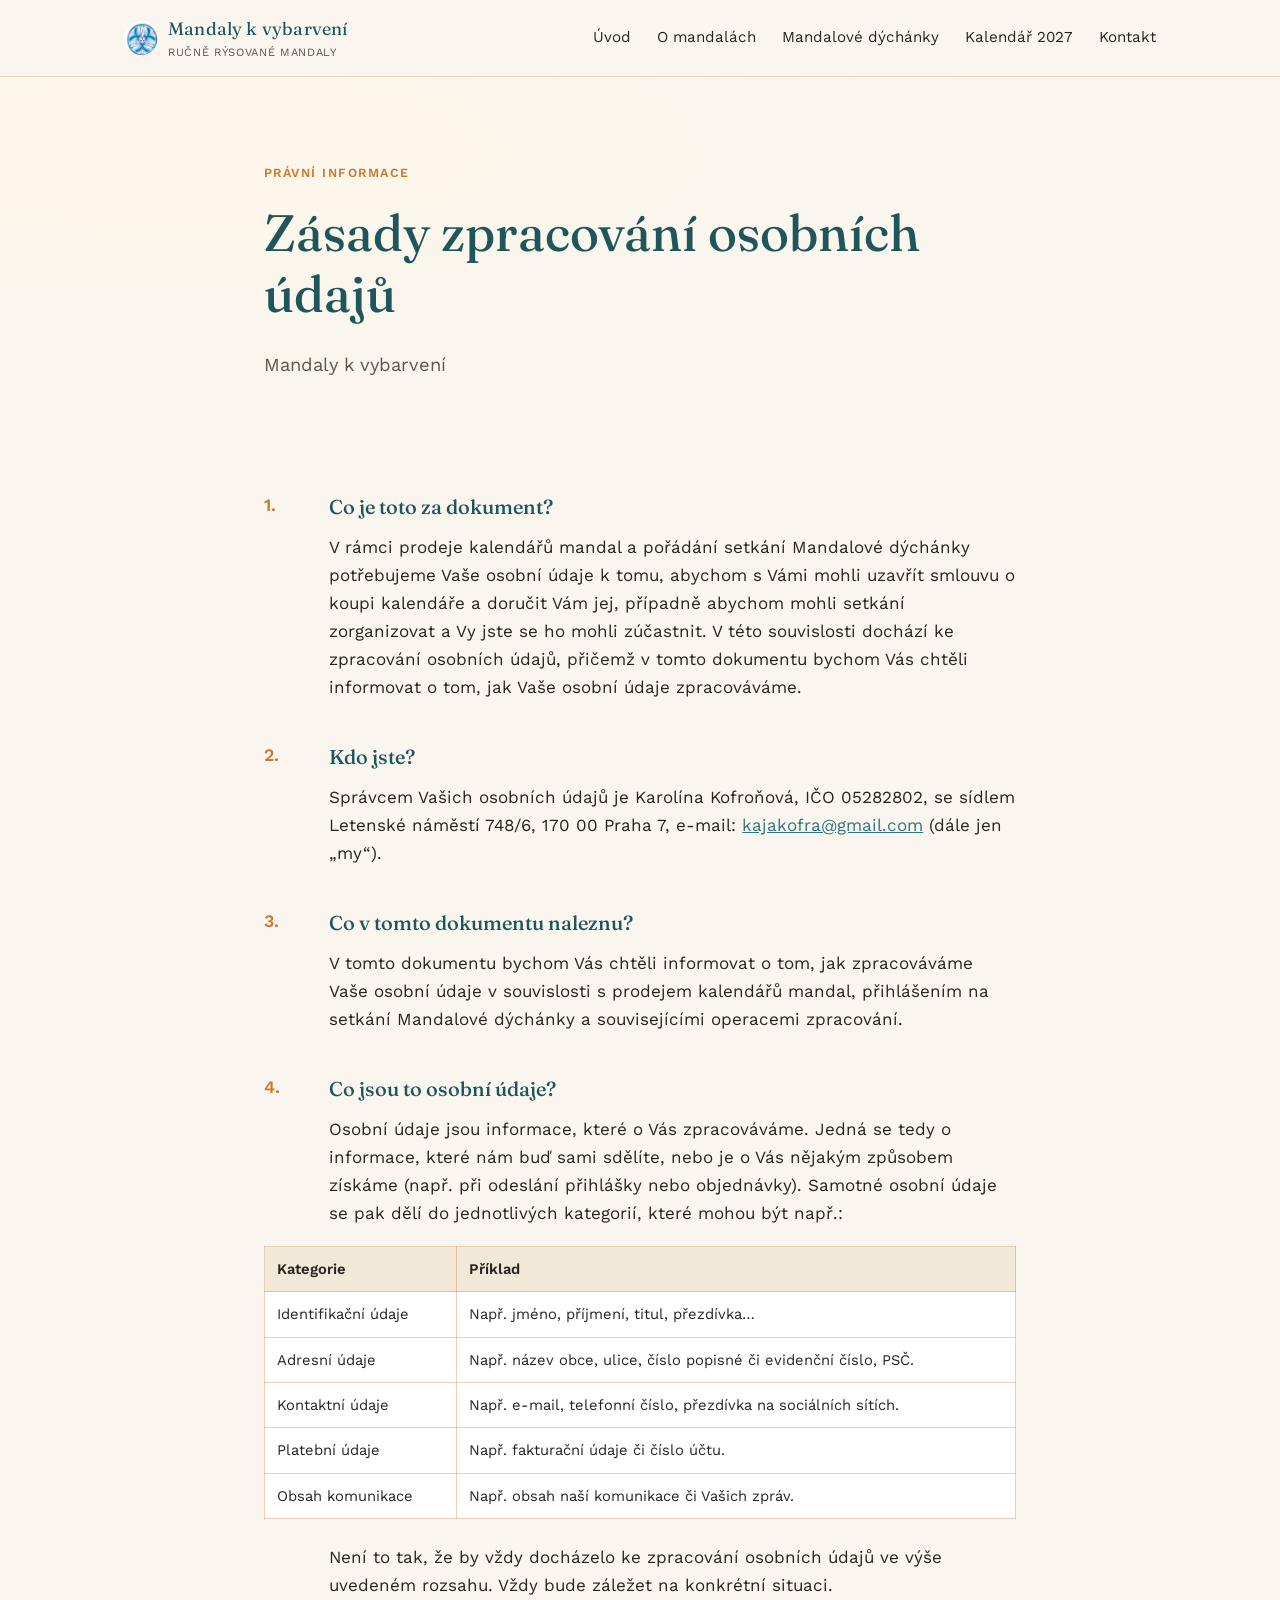
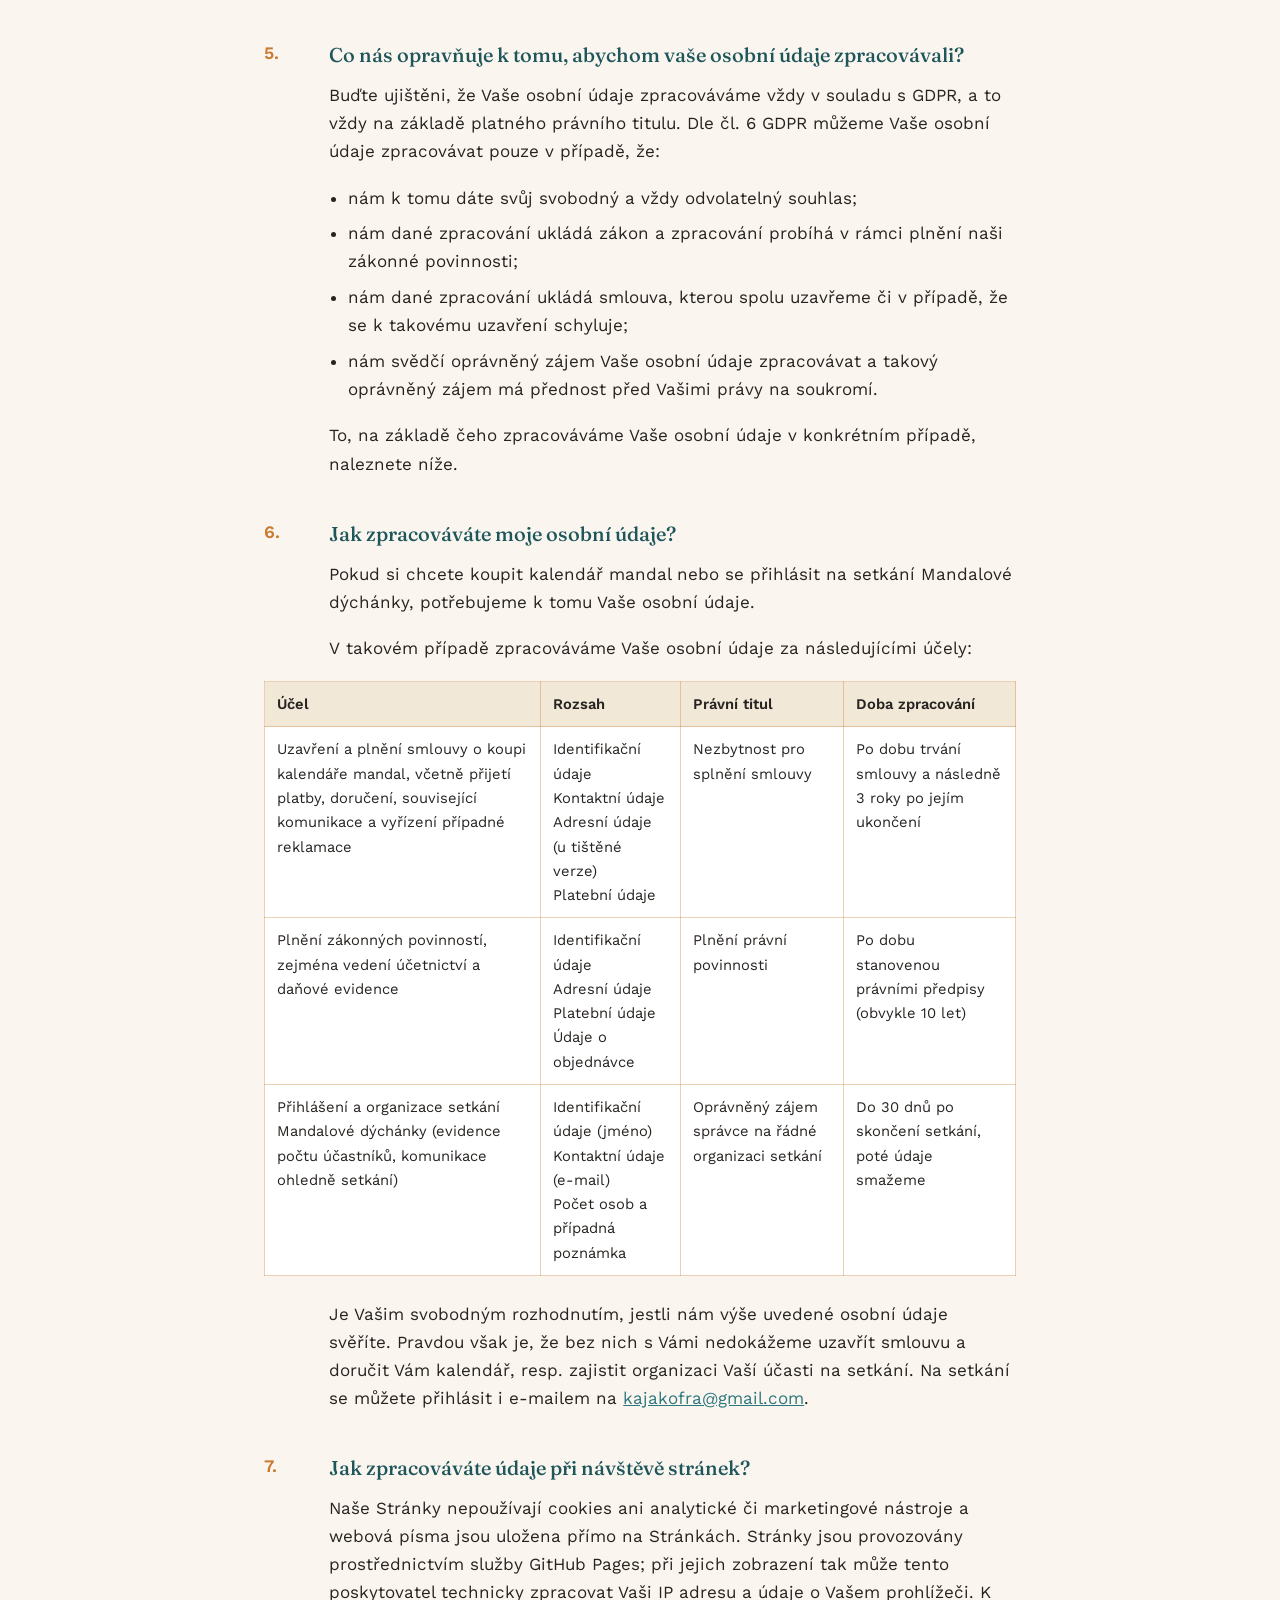
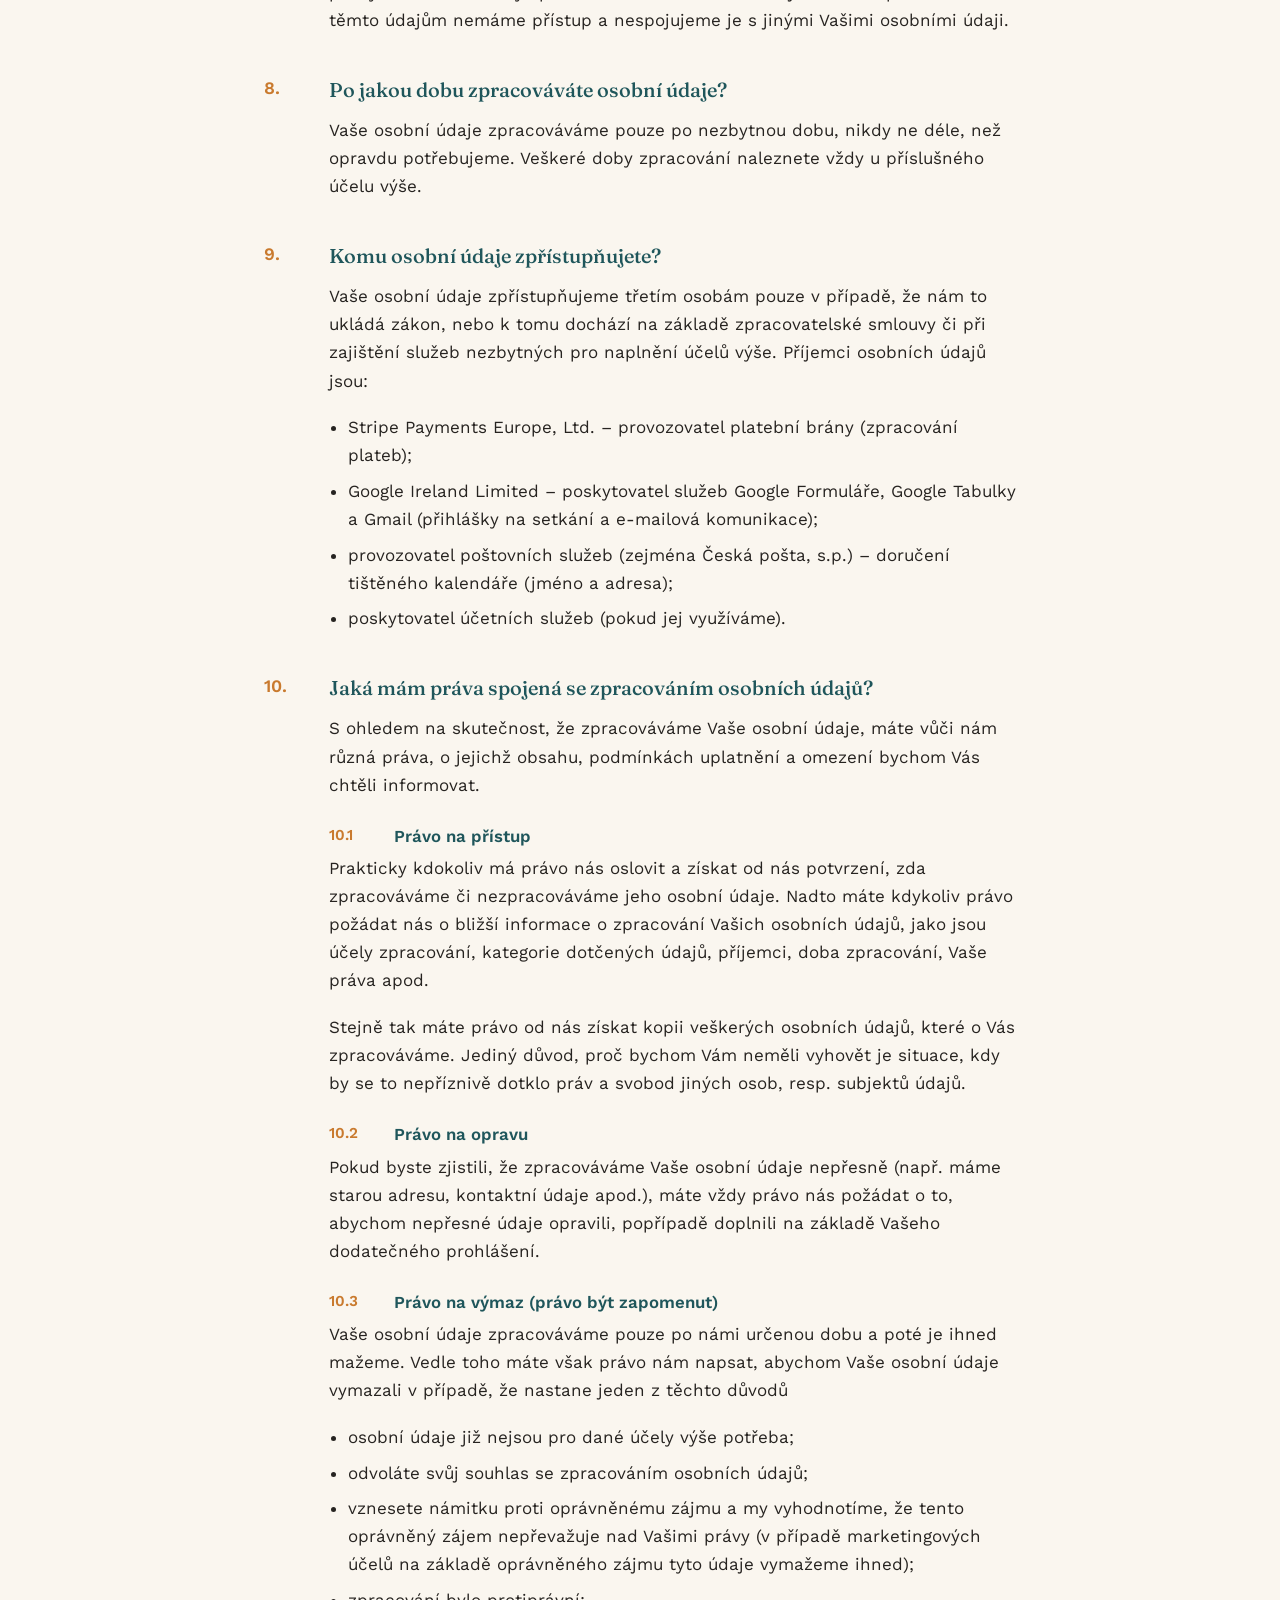
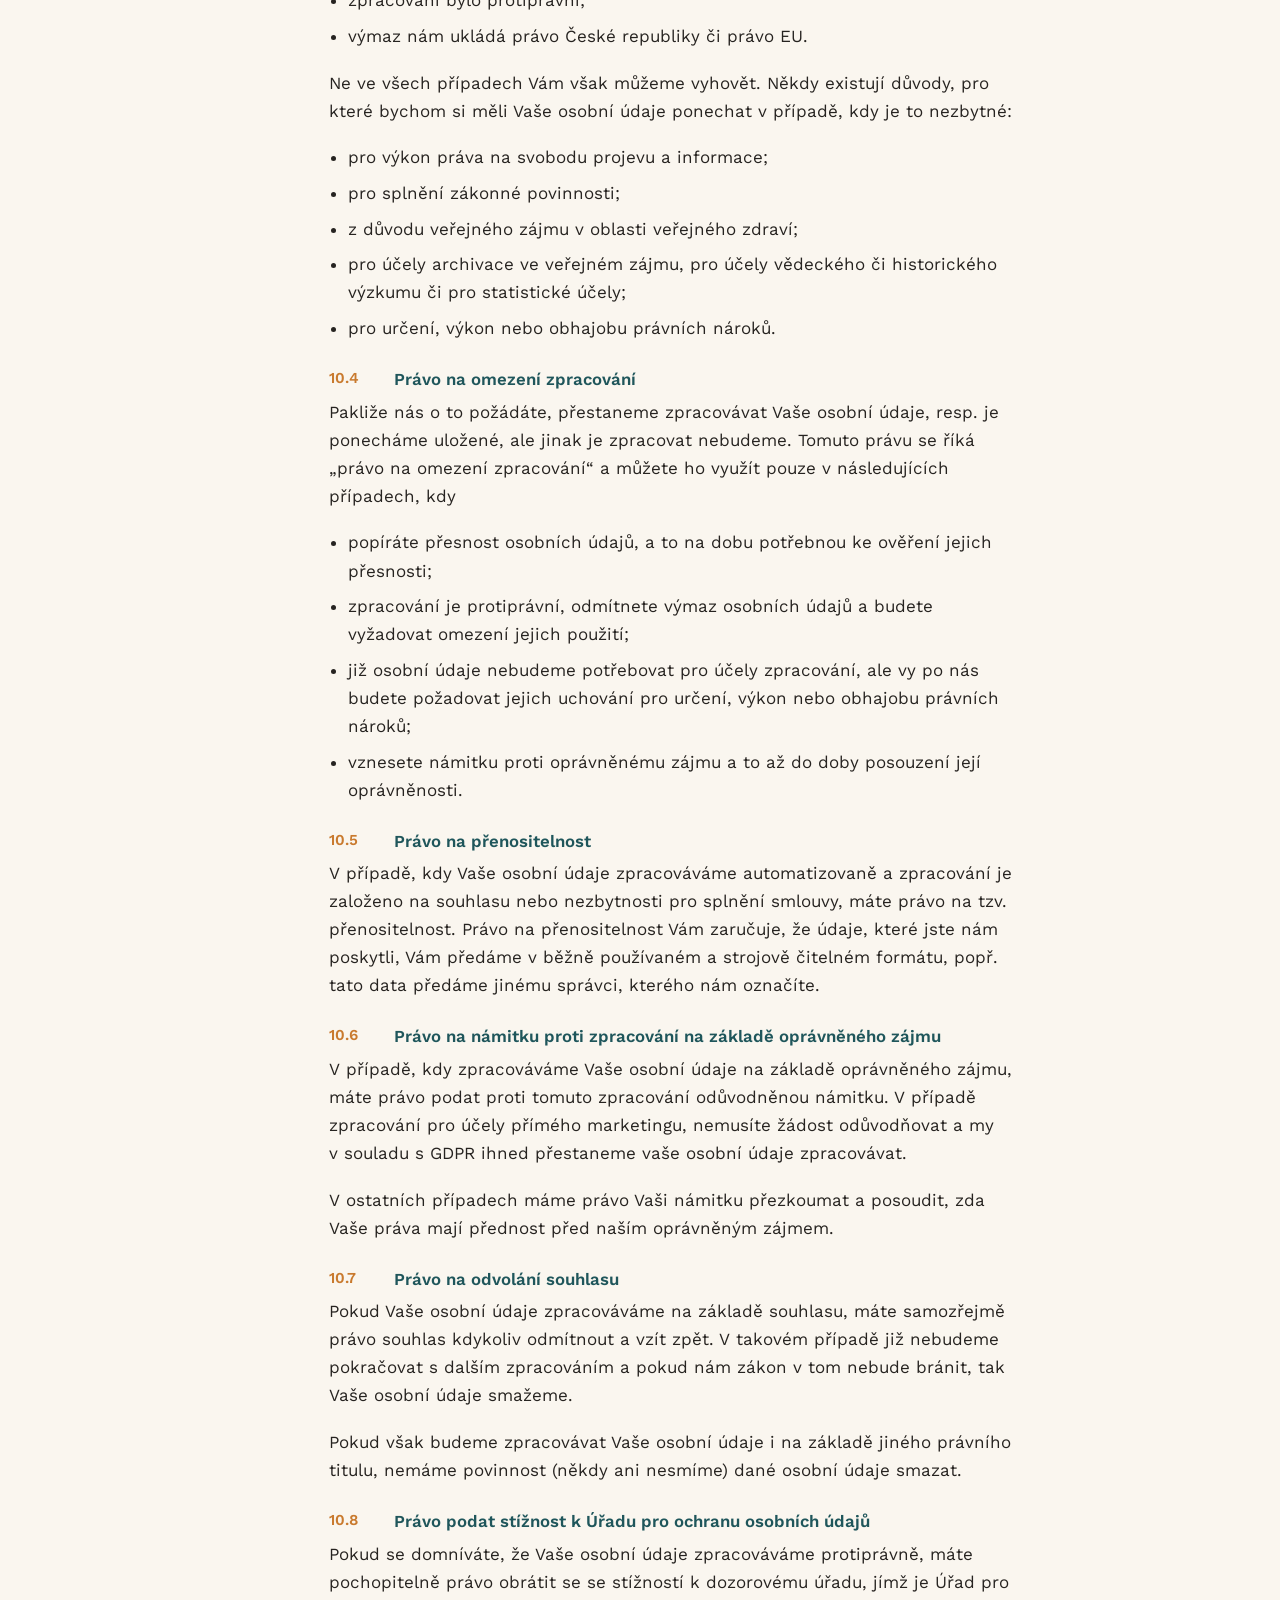
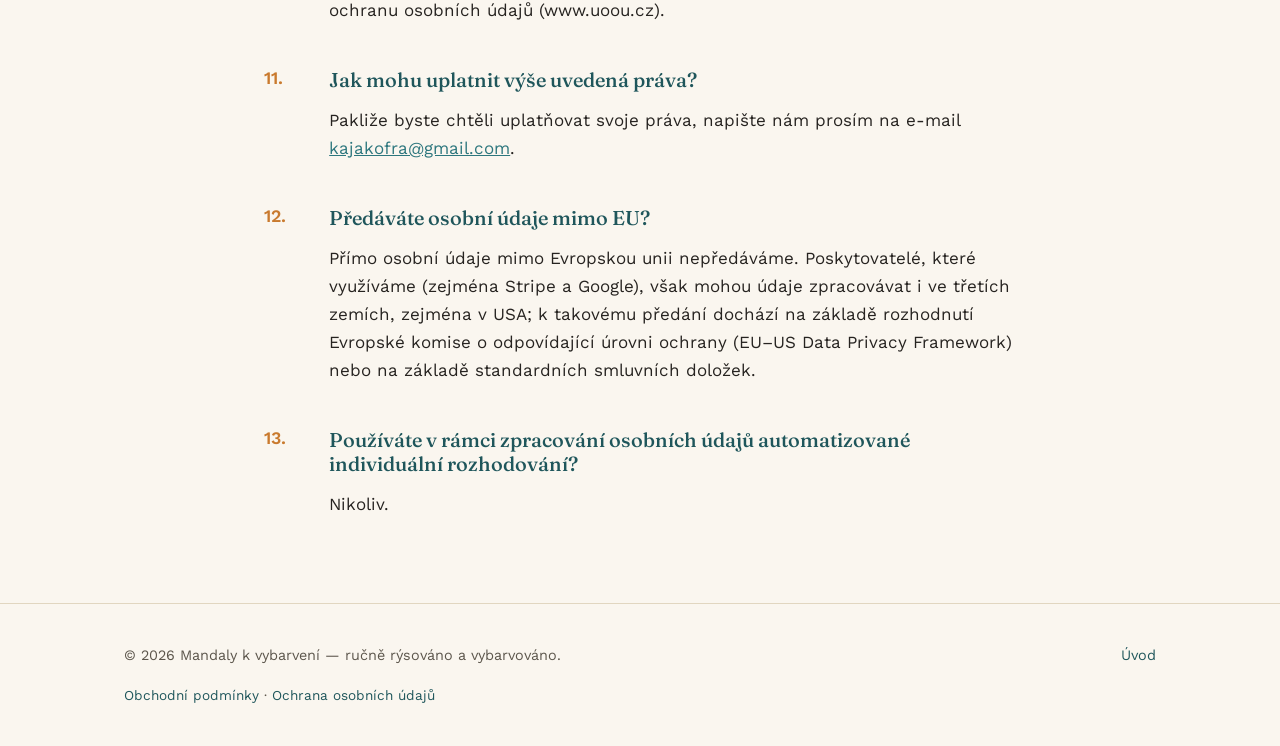
<file: ochrana-udaju.html>
<!DOCTYPE html>
<html lang="cs">
<head>
<meta charset="UTF-8">
<meta name="viewport" content="width=device-width, initial-scale=1.0">
<title>Zásady zpracování osobních údajů | Mandaly k vybarvení</title>
<meta name="description" content="Jak zpracováváme osobní údaje při nákupu kalendáře mandal a přihlášení na Mandalové dýchánky.">
<link rel="preload" href="assets/fonts/fraunces-latin.woff2" as="font" type="font/woff2" crossorigin>
<link rel="preload" href="assets/fonts/worksans-latin.woff2" as="font" type="font/woff2" crossorigin>
<link rel="stylesheet" href="assets/style.css">
</head>
<body>

<header class="site-header">
  <div class="wrap">
    <a class="brand" href="index.html">
      <img class="mark" src="assets/logo-mark.jpg" alt="Mandaly k vybarvení — logo" width="34" height="34">
      <span>
        <span class="brand-name">Mandaly k vybarvení</span>
        <span class="brand-tagline">Ručně rýsované mandaly</span>
      </span>
    </a>
    <button class="nav-toggle" aria-label="Otevřít menu" onclick="document.querySelector('.main-nav').classList.toggle('open')">☰</button>
    <nav class="main-nav">
      <a href="index.html">Úvod</a>
      <a href="o-mandalach.html">O mandalách</a>
      <a href="dychanky.html">Mandalové dýchánky</a>
      <a href="kalendar.html">Kalendář 2027</a>
      <a href="index.html#kontakt">Kontakt</a>
    </nav>
  </div>
</header>

<section class="hero" style="padding-bottom:40px;">
  <div class="wrap" style="max-width:800px;">
    <span class="eyebrow">Právní informace</span>
    <h1>Zásady zpracování osobních údajů</h1>
    <p class="lede">Mandaly k vybarvení</p>
  </div>
</section>

<section style="padding-top:10px;">
  <div class="wrap legal" style="max-width:800px;">
    <h2 class="clause-h"><span class="num">1.</span> Co je toto za dokument?</h2>
    <p>V rámci prodeje kalendářů mandal a pořádání setkání Mandalové dýchánky potřebujeme Vaše osobní údaje k tomu, abychom s Vámi mohli uzavřít smlouvu o koupi kalendáře a doručit Vám jej, případně abychom mohli setkání zorganizovat a Vy jste se ho mohli zúčastnit. V této souvislosti dochází ke zpracování osobních údajů, přičemž v tomto dokumentu bychom Vás chtěli informovat o tom, jak Vaše osobní údaje zpracováváme.</p>
    <h2 class="clause-h"><span class="num">2.</span> Kdo jste?</h2>
    <p>Správcem Vašich osobních údajů je Karolína Kofroňová, IČO 05282802, se sídlem Letenské náměstí 748/6, 170 00 Praha 7, e-mail: <a href="mailto:kajakofra@gmail.com">kajakofra@gmail.com</a> (dále jen „my“).</p>
    <h2 class="clause-h"><span class="num">3.</span> Co v tomto dokumentu naleznu?</h2>
    <p>V tomto dokumentu bychom Vás chtěli informovat o tom, jak zpracováváme Vaše osobní údaje v souvislosti s prodejem kalendářů mandal, přihlášením na setkání Mandalové dýchánky a souvisejícími operacemi zpracování.</p>
    <h2 class="clause-h"><span class="num">4.</span> Co jsou to osobní údaje?</h2>
    <p>Osobní údaje jsou informace, které o Vás zpracováváme. Jedná se tedy o informace, které nám buď sami sdělíte, nebo je o Vás nějakým způsobem získáme (např. při odeslání přihlášky nebo objednávky). Samotné osobní údaje se pak dělí do jednotlivých kategorií, které mohou být např.:</p>
    <div class="table-wrap"><table><tr><th>Kategorie</th><th>Příklad</th></tr><tr><td>Identifikační údaje</td><td>Např. jméno, příjmení, titul, přezdívka…</td></tr><tr><td>Adresní údaje</td><td>Např. název obce, ulice, číslo popisné či evidenční číslo, PSČ.</td></tr><tr><td>Kontaktní údaje</td><td>Např. e-mail, telefonní číslo, přezdívka na sociálních sítích.</td></tr><tr><td>Platební údaje</td><td>Např. fakturační údaje či číslo účtu.</td></tr><tr><td>Obsah komunikace</td><td>Např. obsah naší komunikace či Vašich zpráv.</td></tr></table></div>
    <p>Není to tak, že by vždy docházelo ke zpracování osobních údajů ve výše uvedeném rozsahu. Vždy bude záležet na konkrétní situaci.</p>
    <h2 class="clause-h"><span class="num">5.</span> Co nás opravňuje k tomu, abychom vaše osobní údaje zpracovávali?</h2>
    <p>Buďte ujištěni, že Vaše osobní údaje zpracováváme vždy v souladu s GDPR, a to vždy na základě platného právního titulu. Dle čl. 6 GDPR můžeme Vaše osobní údaje zpracovávat pouze v případě, že:</p>
    <ul>
    <li>nám k tomu dáte svůj svobodný a vždy odvolatelný souhlas;</li>
    <li>nám dané zpracování ukládá zákon a zpracování probíhá v rámci plnění naši zákonné povinnosti;</li>
    <li>nám dané zpracování ukládá smlouva, kterou spolu uzavřeme či v případě, že se k takovému uzavření schyluje;</li>
    <li>nám svědčí oprávněný zájem Vaše osobní údaje zpracovávat a takový oprávněný zájem má přednost před Vašimi právy na soukromí.</li>
    </ul>
    <p>To, na základě čeho zpracováváme Vaše osobní údaje v konkrétním případě, naleznete níže.</p>
    <h2 class="clause-h"><span class="num">6.</span> Jak zpracováváte moje osobní údaje?</h2>
    <p>Pokud si chcete koupit kalendář mandal nebo se přihlásit na setkání Mandalové dýchánky, potřebujeme k tomu Vaše osobní údaje.</p>
    <p>V takovém případě zpracováváme Vaše osobní údaje za následujícími účely:</p>
    <div class="table-wrap"><table><tr><th>Účel</th><th>Rozsah</th><th>Právní titul</th><th>Doba zpracování</th></tr><tr><td>Uzavření a plnění smlouvy o koupi kalendáře mandal, včetně přijetí platby, doručení, související komunikace a vyřízení případné reklamace</td><td>Identifikační údaje<br>Kontaktní údaje<br>Adresní údaje (u tištěné verze)<br>Platební údaje</td><td>Nezbytnost pro splnění smlouvy</td><td>Po dobu trvání smlouvy a následně 3 roky po jejím ukončení</td></tr><tr><td>Plnění zákonných povinností, zejména vedení účetnictví a daňové evidence</td><td>Identifikační údaje<br>Adresní údaje<br>Platební údaje<br>Údaje o objednávce</td><td>Plnění právní povinnosti</td><td>Po dobu stanovenou právními předpisy (obvykle 10 let)</td></tr><tr><td>Přihlášení a organizace setkání Mandalové dýchánky (evidence počtu účastníků, komunikace ohledně setkání)</td><td>Identifikační údaje (jméno)<br>Kontaktní údaje (e-mail)<br>Počet osob a případná poznámka</td><td>Oprávněný zájem správce na řádné organizaci setkání</td><td>Do 30 dnů po skončení setkání, poté údaje smažeme</td></tr></table></div>
    <p>Je Vašim svobodným rozhodnutím, jestli nám výše uvedené osobní údaje svěříte. Pravdou však je, že bez nich s Vámi nedokážeme uzavřít smlouvu a doručit Vám kalendář, resp. zajistit organizaci Vaší účasti na setkání. Na setkání se můžete přihlásit i e-mailem na <a href="mailto:kajakofra@gmail.com">kajakofra@gmail.com</a>.</p>
    <h2 class="clause-h"><span class="num">7.</span> Jak zpracováváte údaje při návštěvě stránek?</h2>
    <p>Naše Stránky nepoužívají cookies ani analytické či marketingové nástroje a webová písma jsou uložena přímo na Stránkách. Stránky jsou provozovány prostřednictvím služby GitHub Pages; při jejich zobrazení tak může tento poskytovatel technicky zpracovat Vaši IP adresu a údaje o Vašem prohlížeči. K těmto údajům nemáme přístup a nespojujeme je s jinými Vašimi osobními údaji.</p>
    <h2 class="clause-h"><span class="num">8.</span> Po jakou dobu zpracováváte osobní údaje?</h2>
    <p>Vaše osobní údaje zpracováváme pouze po nezbytnou dobu, nikdy ne déle, než opravdu potřebujeme. Veškeré doby zpracování naleznete vždy u příslušného účelu výše.</p>
    <h2 class="clause-h"><span class="num">9.</span> Komu osobní údaje zpřístupňujete?</h2>
    <p>Vaše osobní údaje zpřístupňujeme třetím osobám pouze v případě, že nám to ukládá zákon, nebo k tomu dochází na základě zpracovatelské smlouvy či při zajištění služeb nezbytných pro naplnění účelů výše. Příjemci osobních údajů jsou:</p>
    <ul>
    <li>Stripe Payments Europe, Ltd. – provozovatel platební brány (zpracování plateb);</li>
    <li>Google Ireland Limited – poskytovatel služeb Google Formuláře, Google Tabulky a Gmail (přihlášky na setkání a e-mailová komunikace);</li>
    <li>provozovatel poštovních služeb (zejména Česká pošta, s.p.) – doručení tištěného kalendáře (jméno a adresa);</li>
    <li>poskytovatel účetních služeb (pokud jej využíváme).</li>
    </ul>
    <h2 class="clause-h"><span class="num">10.</span> Jaká mám práva spojená se zpracováním osobních údajů?</h2>
    <p>S ohledem na skutečnost, že zpracováváme Vaše osobní údaje, máte vůči nám různá práva, o jejichž obsahu, podmínkách uplatnění a omezení bychom Vás chtěli informovat.</p>
    <h3 class="clause-sub"><span class="num">10.1</span> Právo na přístup</h3>
    <p>Prakticky kdokoliv má právo nás oslovit a získat od nás potvrzení, zda zpracováváme či nezpracováváme jeho osobní údaje. Nadto máte kdykoliv právo požádat nás o bližší informace o zpracování Vašich osobních údajů, jako jsou účely zpracování, kategorie dotčených údajů, příjemci, doba zpracování, Vaše práva apod.</p>
    <p>Stejně tak máte právo od nás získat kopii veškerých osobních údajů, které o Vás zpracováváme. Jediný důvod, proč bychom Vám neměli vyhovět je situace, kdy by se to nepříznivě dotklo práv a svobod jiných osob, resp. subjektů údajů.</p>
    <h3 class="clause-sub"><span class="num">10.2</span> Právo na opravu</h3>
    <p>Pokud byste zjistili, že zpracováváme Vaše osobní údaje nepřesně (např. máme starou adresu, kontaktní údaje apod.), máte vždy právo nás požádat o to, abychom nepřesné údaje opravili, popřípadě doplnili na základě Vašeho dodatečného prohlášení.</p>
    <h3 class="clause-sub"><span class="num">10.3</span> Právo na výmaz (právo být zapomenut)</h3>
    <p>Vaše osobní údaje zpracováváme pouze po námi určenou dobu a poté je ihned mažeme. Vedle toho máte však právo nám napsat, abychom Vaše osobní údaje vymazali v případě, že nastane jeden z těchto důvodů</p>
    <ul>
    <li>osobní údaje již nejsou pro dané účely výše potřeba;</li>
    <li>odvoláte svůj souhlas se zpracováním osobních údajů;</li>
    <li>vznesete námitku proti oprávněnému zájmu a my vyhodnotíme, že tento oprávněný zájem nepřevažuje nad Vašimi právy (v případě marketingových účelů na základě oprávněného zájmu tyto údaje vymažeme ihned);</li>
    <li>zpracování bylo protiprávní;</li>
    <li>výmaz nám ukládá právo České republiky či právo EU.</li>
    </ul>
    <p>Ne ve všech případech Vám však můžeme vyhovět. Někdy existují důvody, pro které bychom si měli Vaše osobní údaje ponechat v případě, kdy je to nezbytné:</p>
    <ul>
    <li>pro výkon práva na svobodu projevu a informace;</li>
    <li>pro splnění zákonné povinnosti;</li>
    <li>z důvodu veřejného zájmu v oblasti veřejného zdraví;</li>
    <li>pro účely archivace ve veřejném zájmu, pro účely vědeckého či historického výzkumu či pro statistické účely;</li>
    <li>pro určení, výkon nebo obhajobu právních nároků.</li>
    </ul>
    <h3 class="clause-sub"><span class="num">10.4</span> Právo na omezení zpracování</h3>
    <p>Pakliže nás o to požádáte, přestaneme zpracovávat Vaše osobní údaje, resp. je ponecháme uložené, ale jinak je zpracovat nebudeme. Tomuto právu se říká „právo na omezení zpracování“ a můžete ho využít pouze v následujících případech, kdy</p>
    <ul>
    <li>popíráte přesnost osobních údajů, a to na dobu potřebnou ke ověření jejich přesnosti;</li>
    <li>zpracování je protiprávní, odmítnete výmaz osobních údajů a budete vyžadovat omezení jejich použití;</li>
    <li>již osobní údaje nebudeme potřebovat pro účely zpracování, ale vy po nás budete požadovat jejich uchování pro určení, výkon nebo obhajobu právních nároků;</li>
    <li>vznesete námitku proti oprávněnému zájmu a to až do doby posouzení její oprávněnosti.</li>
    </ul>
    <h3 class="clause-sub"><span class="num">10.5</span> Právo na přenositelnost</h3>
    <p>V případě, kdy Vaše osobní údaje zpracováváme automatizovaně a zpracování je založeno na souhlasu nebo nezbytnosti pro splnění smlouvy, máte právo na tzv. přenositelnost. Právo na přenositelnost Vám zaručuje, že údaje, které jste nám poskytli, Vám předáme v běžně používaném a strojově čitelném formátu, popř. tato data předáme jinému správci, kterého nám označíte.</p>
    <h3 class="clause-sub"><span class="num">10.6</span> Právo na námitku proti zpracování na základě oprávněného zájmu</h3>
    <p>V případě, kdy zpracováváme Vaše osobní údaje na základě oprávněného zájmu, máte právo podat proti tomuto zpracování odůvodněnou námitku. V případě zpracování pro účely přímého marketingu, nemusíte žádost odůvodňovat a my v souladu s GDPR ihned přestaneme vaše osobní údaje zpracovávat.</p>
    <p>V ostatních případech máme právo Vaši námitku přezkoumat a posoudit, zda Vaše práva mají přednost před naším oprávněným zájmem.</p>
    <h3 class="clause-sub"><span class="num">10.7</span> Právo na odvolání souhlasu</h3>
    <p>Pokud Vaše osobní údaje zpracováváme na základě souhlasu, máte samozřejmě právo souhlas kdykoliv odmítnout a vzít zpět. V takovém případě již nebudeme pokračovat s dalším zpracováním a pokud nám zákon v tom nebude bránit, tak Vaše osobní údaje smažeme.</p>
    <p>Pokud však budeme zpracovávat Vaše osobní údaje i na základě jiného právního titulu, nemáme povinnost (někdy ani nesmíme) dané osobní údaje smazat.</p>
    <h3 class="clause-sub"><span class="num">10.8</span> Právo podat stížnost k Úřadu pro ochranu osobních údajů</h3>
    <p>Pokud se domníváte, že Vaše osobní údaje zpracováváme protiprávně, máte pochopitelně právo obrátit se se stížností k dozorovému úřadu, jímž je Úřad pro ochranu osobních údajů (www.uoou.cz).</p>
    <h2 class="clause-h"><span class="num">11.</span> Jak mohu uplatnit výše uvedená práva?</h2>
    <p>Pakliže byste chtěli uplatňovat svoje práva, napište nám prosím na e-mail <a href="mailto:kajakofra@gmail.com">kajakofra@gmail.com</a>.</p>
    <h2 class="clause-h"><span class="num">12.</span> Předáváte osobní údaje mimo EU?</h2>
    <p>Přímo osobní údaje mimo Evropskou unii nepředáváme. Poskytovatelé, které využíváme (zejména Stripe a Google), však mohou údaje zpracovávat i ve třetích zemích, zejména v USA; k takovému předání dochází na základě rozhodnutí Evropské komise o odpovídající úrovni ochrany (EU–US Data Privacy Framework) nebo na základě standardních smluvních doložek.</p>
    <h2 class="clause-h"><span class="num">13.</span> Používáte v rámci zpracování osobních údajů automatizované individuální rozhodování?</h2>
    <p>Nikoliv.</p>
  </div>
</section>

<footer>
  <div class="wrap">
    <span>© <span id="year"></span> Mandaly k vybarvení — ručně rýsováno a vybarvováno.</span>
    <a href="index.html">Úvod</a>
    <span class="footer-legal"><a href="obchodni-podminky.html">Obchodní podmínky</a> · <a href="ochrana-udaju.html">Ochrana osobních údajů</a></span>
  </div>
</footer>

<script>document.getElementById('year').textContent = new Date().getFullYear();</script>
</body>
</html>
</file>
<file: assets/style.css>
/* Self-hosted fonts (SIL OFL, see fonts/LICENSE.txt) */
@font-face {
  font-family: 'Fraunces';
  font-style: normal;
  font-weight: 400 600;
  font-display: swap;
  src: url(fonts/fraunces-latin-ext.woff2) format('woff2');
  unicode-range: U+0100-02BA, U+02BD-02C5, U+02C7-02CC, U+02CE-02D7, U+02DD-02FF, U+0304, U+0308, U+0329, U+1D00-1DBF, U+1E00-1E9F, U+1EF2-1EFF, U+2020, U+20A0-20AB, U+20AD-20C0, U+2113, U+2C60-2C7F, U+A720-A7FF;
}
@font-face {
  font-family: 'Fraunces';
  font-style: normal;
  font-weight: 400 600;
  font-display: swap;
  src: url(fonts/fraunces-latin.woff2) format('woff2');
  unicode-range: U+0000-00FF, U+0131, U+0152-0153, U+02BB-02BC, U+02C6, U+02DA, U+02DC, U+0304, U+0308, U+0329, U+2000-206F, U+20AC, U+2122, U+2191, U+2193, U+2212, U+2215, U+FEFF, U+FFFD;
}
@font-face {
  font-family: 'Work Sans';
  font-style: normal;
  font-weight: 400 600;
  font-display: swap;
  src: url(fonts/worksans-latin-ext.woff2) format('woff2');
  unicode-range: U+0100-02BA, U+02BD-02C5, U+02C7-02CC, U+02CE-02D7, U+02DD-02FF, U+0304, U+0308, U+0329, U+1D00-1DBF, U+1E00-1E9F, U+1EF2-1EFF, U+2020, U+20A0-20AB, U+20AD-20C0, U+2113, U+2C60-2C7F, U+A720-A7FF;
}
@font-face {
  font-family: 'Work Sans';
  font-style: normal;
  font-weight: 400 600;
  font-display: swap;
  src: url(fonts/worksans-latin.woff2) format('woff2');
  unicode-range: U+0000-00FF, U+0131, U+0152-0153, U+02BB-02BC, U+02C6, U+02DA, U+02DC, U+0304, U+0308, U+0329, U+2000-206F, U+20AC, U+2122, U+2191, U+2193, U+2212, U+2215, U+FEFF, U+FFFD;
}

:root {
  --bg: #faf6ef;
  --bg-soft: #f1e8d8;
  --bg-card: #ffffff;
  --ink: #262320;
  --ink-soft: #5c564c;
  --ink-faint: #8a8271;
  --primary: #2c767d;
  --primary-dark: #1f565b;
  --accent: #c97a2e;
  --accent-soft: #ecd6b5;
  --line: #e1d6c0;
  --line-accent: rgba(201, 122, 46, 0.35);
  --max: 1080px;
  --radius: 18px;
}

* { box-sizing: border-box; }

html { scroll-behavior: smooth; }

body {
  margin: 0;
  background: var(--bg);
  color: var(--ink);
  font-family: "Work Sans", -apple-system, BlinkMacSystemFont, "Segoe UI", sans-serif;
  font-size: 17px;
  line-height: 1.65;
}

h1, h2, h3, .serif {
  font-family: "Fraunces", Georgia, serif;
  font-weight: 500;
  color: var(--primary-dark);
  line-height: 1.2;
  margin: 0 0 0.5em;
}

h1 { font-size: clamp(2.1rem, 4vw, 3.2rem); font-weight: 460; }
h2 { font-size: clamp(1.6rem, 3vw, 2.2rem); }
h3 { font-size: 1.25rem; }

p { margin: 0 0 1.1em; }

a { color: var(--primary); }

.wrap {
  max-width: var(--max);
  margin: 0 auto;
  padding: 0 24px;
}

/* Header */
.site-header {
  position: sticky;
  top: 0;
  z-index: 50;
  background: var(--bg);
  border-bottom: 1px solid var(--line);
}

.site-header .wrap {
  display: flex;
  align-items: center;
  justify-content: space-between;
  padding-top: 14px;
  padding-bottom: 14px;
  gap: 20px;
}

.brand {
  display: flex;
  align-items: center;
  gap: 10px;
  text-decoration: none;
  color: var(--primary-dark);
}

.brand .mark {
  width: 34px; height: 34px; flex: none;
  border-radius: 50%;
  object-fit: cover;
  display: block;
}

.brand-name {
  font-family: "Fraunces", serif;
  font-size: 1.12rem;
  letter-spacing: 0.01em;
}

.brand-tagline {
  display: block;
  font-family: "Work Sans", sans-serif;
  font-size: 0.7rem;
  letter-spacing: 0.06em;
  text-transform: uppercase;
  color: var(--ink-soft);
}

nav.main-nav { display: flex; align-items: center; gap: 26px; }

nav.main-nav a {
  text-decoration: none;
  color: var(--ink);
  font-size: 0.95rem;
}

nav.main-nav a.current { color: var(--primary-dark); font-weight: 600; }

.nav-toggle {
  display: none;
  background: none;
  border: none;
  font-size: 1.6rem;
  color: var(--primary-dark);
  cursor: pointer;
}

@media (max-width: 980px) {
  nav.main-nav {
    position: fixed;
    top: 0; left: 0; right: 0; bottom: 0;
    background: var(--bg);
    flex-direction: column;
    align-items: flex-start;
    padding: 96px 24px 24px;
    gap: 20px;
    visibility: hidden;
    opacity: 0;
    transition: opacity 0.2s ease;
    border-bottom: 1px solid var(--line);
  }
  nav.main-nav.open { visibility: visible; opacity: 1; }
  .nav-toggle { display: block; }
}

/* Buttons */
.btn {
  display: inline-block;
  padding: 14px 26px;
  border-radius: 999px;
  text-decoration: none;
  font-size: 0.96rem;
  font-weight: 600;
  transition: transform 0.15s ease, box-shadow 0.15s ease, background 0.15s ease;
  border: 1px solid transparent;
  text-align: center;
}

.btn:hover { transform: translateY(-1px); }

.btn-primary { background: var(--primary); color: #fff; }
.btn-primary:hover { background: var(--primary-dark); }

.btn-accent { background: var(--accent); color: #fff; }
.btn-accent:hover { background: #a9611f; }

.btn-ghost {
  background: transparent;
  border-color: var(--primary);
  color: var(--primary-dark);
}

.btn-row { display: flex; flex-wrap: wrap; gap: 14px; margin-top: 24px; }

.btn-small { padding: 9px 18px; font-size: 0.85rem; }

/* Hero */
.hero {
  position: relative;
  padding: 80px 0 90px;
  overflow: hidden;
  background: radial-gradient(ellipse at 15% 20%, #fdf6ea 0%, var(--bg) 55%);
}

.hero-flex {
  position: relative;
  display: flex;
  align-items: center;
  gap: 56px;
}

.hero-inner { flex: 1 1 480px; max-width: 560px; }

.hero-photo { flex: 0 0 auto; width: 320px; }

@media (max-width: 860px) {
  .hero-flex { flex-direction: column-reverse; gap: 36px; }
  .hero-inner { max-width: 100%; }
  .hero-photo { width: 240px; }
}

/* reveal circle: hover swaps black-and-white for colored */
.reveal {
  position: relative;
  aspect-ratio: 1 / 1;
  border-radius: 50%;
  overflow: hidden;
  box-shadow: 0 0 0 1px var(--line), 0 22px 50px -20px rgba(38, 35, 31, 0.3);
  cursor: pointer;
}

.reveal img {
  width: 100%; height: 100%; object-fit: cover;
  position: absolute; inset: 0;
}

.reveal .bw { opacity: 1; transition: opacity 0.7s ease; }
.reveal .col { opacity: 0; transition: opacity 0.7s ease; }
.reveal:hover .bw, .reveal.on .bw { opacity: 0; }
.reveal:hover .col, .reveal.on .col { opacity: 1; }

.reveal-tag {
  position: absolute; bottom: 14px; left: 50%; transform: translateX(-50%);
  background: rgba(250, 246, 239, 0.9);
  border: 1px solid var(--line); border-radius: 20px;
  padding: 6px 14px; font-size: 0.75rem;
  letter-spacing: 0.04em; color: var(--ink-soft);
  pointer-events: none;
}

.eyebrow {
  display: inline-block;
  font-size: 0.78rem;
  letter-spacing: 0.12em;
  text-transform: uppercase;
  color: var(--accent);
  font-weight: 600;
  margin-bottom: 18px;
}

.lede { font-size: 1.15rem; color: var(--ink-soft); max-width: 560px; }

/* Sections */
section { padding: 66px 0; }
section.alt { background: var(--bg-soft); }
.section-head { max-width: 640px; margin-bottom: 40px; }
.section-head p { color: var(--ink-soft); }

hr.rule { border: 0; border-top: 1px solid var(--line); margin: 0; }

/* Cards / grid */
.grid {
  display: grid;
  gap: 24px;
  grid-template-columns: repeat(auto-fit, minmax(230px, 1fr));
}

.card {
  background: var(--bg-card);
  border: 1px solid var(--line-accent);
  border-radius: var(--radius);
  padding: 28px;
}

.card h3 { margin-bottom: 10px; }
.card p:last-child { margin-bottom: 0; }

.grid-2 { grid-template-columns: 1fr 1fr; }
.grid-3 { grid-template-columns: 1fr 1fr 1fr; }
.grid-wide { grid-template-columns: 1.3fr 1fr; align-items: start; }
.grid-story { grid-template-columns: 220px 1fr; gap: 48px; }
.grid-about { grid-template-columns: 240px 1fr; gap: 36px; align-items: center; }

@media (max-width: 700px) {
  .grid-2, .grid-3, .grid-wide, .grid-story, .grid-about { grid-template-columns: 1fr; }
}

.about-photo {
  width: 100%;
  aspect-ratio: 1 / 1;
  object-fit: cover;
  border-radius: var(--radius);
  box-shadow: 0 18px 40px rgba(38, 35, 31, 0.18);
  display: block;
}

/* Event card (Mandalové dýchánky) */
.hero-photo.wide { width: 400px; }
.hero-photo.wide img {
  width: 100%;
  height: auto;
  aspect-ratio: 3 / 2;
  object-fit: cover;
  border-radius: var(--radius);
  box-shadow: 0 18px 40px rgba(38, 35, 31, 0.18);
  display: block;
}
@media (max-width: 860px) { .hero-photo.wide { width: 100%; max-width: 420px; } }

.event {
  background: var(--bg-card);
  border: 1px solid var(--line-accent);
  border-radius: var(--radius);
  padding: 34px 34px 30px;
}

.event h2 { margin-bottom: 22px; }

.event-facts {
  display: grid;
  gap: 24px;
  grid-template-columns: repeat(3, 1fr);
}

.event-facts .label {
  display: block;
  font-size: 0.75rem;
  letter-spacing: 0.1em;
  text-transform: uppercase;
  color: var(--accent);
  font-weight: 600;
  margin-bottom: 6px;
}

.event-facts p { margin: 0; }
.event-facts a { font-size: 0.9rem; }
.event-note { margin: 26px 0 0; color: var(--ink-soft); }
.event-privacy { margin: 18px 0 0; font-size: 0.82rem; color: var(--ink-faint); }

@media (max-width: 700px) {
  .event { padding: 26px 22px; }
  .event-facts { grid-template-columns: 1fr; gap: 18px; }
}

/* Photo wall (masonry columns keep each photo's own proportions) */
.photo-wall { column-count: 3; column-gap: 14px; }

.photo-wall img {
  width: 100%;
  height: auto;
  display: block;
  margin: 0 0 14px;
  break-inside: avoid;
  border-radius: 12px;
  border: 1px solid var(--line-accent);
  background: #fff;
}

@media (max-width: 860px) { .photo-wall { column-count: 2; } }

/* Legal pages (obchodní podmínky, ochrana údajů) */
.legal p, .legal li { color: var(--ink); }
.legal h2.clause-h { font-size: 1.25rem; margin: 2.2em 0 0.7em; display: flex; gap: 14px; }
.legal .num { color: var(--accent); font-weight: 600; flex: none; width: 3.2rem; font-family: "Work Sans", sans-serif; font-size: 0.95rem; }
.legal h2.clause-h .num { font-size: 1.1rem; }
.legal h3 { font-size: 1.05rem; margin: 1.6em 0 0.5em; font-family: "Work Sans", sans-serif; font-weight: 600; }
.legal h3.clause-sub { display: flex; gap: 14px; }
.legal .clause { display: flex; gap: 14px; margin: 0 0 0.9em; }
.legal .clause > div { flex: 1; min-width: 0; }
.legal .clause.l2 { margin-left: calc(3.2rem + 14px); }
.legal ul { margin: 0 0 1.1em calc(3.2rem + 14px); padding-left: 1.1em; }
.legal li { margin-bottom: 0.45em; }
.legal > p, .legal > h3 { margin-left: calc(3.2rem + 14px); }
.table-wrap { overflow-x: auto; margin: 0 0 1.4em; }
.legal table { border-collapse: collapse; width: 100%; font-size: 0.92rem; background: var(--bg-card); }
.legal th, .legal td { border: 1px solid var(--line-accent); padding: 10px 12px; text-align: left; vertical-align: top; }
.legal th { background: var(--bg-soft); font-weight: 600; }
.footer-legal { flex: 1 0 100%; font-size: 0.85rem; }
@media (max-width: 700px) {
  .legal .num { width: 2.6rem; }
  .legal .clause.l2 { margin-left: calc(2.6rem + 14px); }
  .legal > p, .legal > h3 { margin-left: 0; }
  .legal ul { margin-left: 1em; }
}

/* Quotes */
.quote {
  background: var(--bg-card);
  border-left: 3px solid var(--accent);
  border-radius: 0 var(--radius) var(--radius) 0;
  padding: 22px 26px;
}

.quote p { font-style: italic; color: var(--ink); margin-bottom: 0; }

.quote-by { margin: 14px 0 0 !important; font-style: normal !important; font-weight: 600; font-size: 0.9rem; color: var(--primary) !important; }

.quote-strip {
  display: grid;
  gap: 18px;
  grid-template-columns: repeat(auto-fit, minmax(240px, 1fr));
}

/* Nav / path cards on landing */
.path-grid {
  display: grid;
  gap: 24px;
  grid-template-columns: repeat(4, 1fr);
}

@media (max-width: 1040px) { .path-grid { grid-template-columns: repeat(2, 1fr); } }
@media (max-width: 560px) { .path-grid { grid-template-columns: 1fr; } }

.path-card {
  display: block;
  text-decoration: none;
  color: inherit;
  background: var(--bg-card);
  border: 1px solid var(--line-accent);
  border-radius: var(--radius);
  padding: 32px 28px;
  transition: box-shadow 0.2s ease, transform 0.2s ease;
}

.path-card:hover {
  box-shadow: 0 12px 30px rgba(38, 74, 74, 0.1);
  transform: translateY(-3px);
}

.path-card .kicker {
  font-size: 0.75rem;
  letter-spacing: 0.1em;
  text-transform: uppercase;
  color: var(--accent);
  font-weight: 600;
}

.path-card .arrow { color: var(--primary); font-weight: 600; }

/* Mandala image gallery */
.gallery {
  display: grid;
  gap: 20px;
  grid-template-columns: repeat(auto-fit, minmax(180px, 1fr));
}

.gallery img {
  width: 100%;
  aspect-ratio: 1 / 1;
  object-fit: cover;
  border-radius: var(--radius);
  border: 1px solid var(--line-accent);
  background: #fff;
  display: block;
}

/* Filmstrip: 12-month thumbnail grid */
.filmstrip-head {
  display: flex; justify-content: space-between; align-items: baseline;
  margin-bottom: 22px; flex-wrap: wrap; gap: 8px;
}

.filmstrip {
  display: grid;
  grid-template-columns: repeat(6, 1fr);
  gap: 14px;
}

@media (max-width: 860px) { .filmstrip { grid-template-columns: repeat(3, 1fr); } }
@media (max-width: 500px) { .filmstrip { grid-template-columns: repeat(2, 1fr); } }

.film-card {
  background: var(--bg-card);
  border: 1px solid var(--line-accent);
  border-radius: 8px;
  overflow: hidden;
}

.film-card img {
  width: 100%;
  aspect-ratio: 1 / 1;
  object-fit: cover;
  object-position: top;
  display: block;
}

.film-cap {
  display: flex; justify-content: space-between;
  padding: 8px 10px; font-size: 0.72rem;
  color: var(--ink-soft); letter-spacing: 0.02em;
}

/* Product / pricing cards */
.products {
  display: grid;
  gap: 20px;
  grid-template-columns: repeat(2, 1fr);
}

@media (max-width: 700px) {
  .products { grid-template-columns: 1fr; }
}

.product-card {
  background: var(--bg-card);
  border: 1px solid var(--line-accent);
  border-radius: var(--radius);
  padding: 26px 26px 24px;
  display: flex; flex-direction: column; gap: 14px;
}

.product-top { display: flex; justify-content: space-between; align-items: flex-start; gap: 10px; }

.tag {
  font-size: 0.68rem; letter-spacing: 0.06em; text-transform: uppercase;
  padding: 4px 10px; border-radius: 20px; white-space: nowrap;
  background: rgba(44, 118, 125, 0.12); color: var(--primary-dark);
  font-weight: 600;
}

.product-card .desc { color: var(--ink-soft); font-size: 0.92rem; flex: 1; }

.priceline {
  display: flex; align-items: baseline; gap: 8px;
  padding-top: 10px; border-top: 1px solid var(--line);
}

.priceline .price { font-size: 1.5rem; font-family: "Fraunces", serif; color: var(--ink); }
.priceline .priceunit { font-size: 0.78rem; color: var(--ink-faint); }

.btn-pair { display: flex; flex-direction: column; gap: 8px; }
.btn-pair .btn {
  display: flex; flex-direction: column; align-items: flex-start; gap: 2px;
  padding: 10px 18px; border-radius: 12px;
}
.btn-sub { font-size: 0.72rem; font-weight: 400; opacity: 0.85; }

/* Steps */
.steps {
  display: grid;
  grid-template-columns: repeat(3, 1fr);
  gap: 24px;
}

@media (max-width: 760px) { .steps { grid-template-columns: 1fr; } }

.step { border-top: 2px solid var(--primary); padding-top: 14px; }
.step .stepnum { font-size: 0.8rem; color: var(--primary); margin-bottom: 8px; font-weight: 600; letter-spacing: 0.04em; }
.step h4 { font-family: "Fraunces", serif; font-weight: 500; font-size: 1.1rem; margin-bottom: 6px; color: var(--primary-dark); }
.step p { color: var(--ink-soft); font-size: 0.92rem; margin: 0; }

/* FAQ */
.faq-item { border-bottom: 1px solid var(--line); }
.faq-item summary {
  width: 100%; list-style: none; cursor: pointer;
  padding: 18px 0; display: flex; justify-content: space-between; align-items: center; gap: 16px;
  font-family: "Work Sans", sans-serif; font-size: 1rem; font-weight: 600; color: var(--ink);
}
.faq-item summary::-webkit-details-marker { display: none; }
.faq-item .plus { color: var(--primary); font-size: 1.2rem; flex: none; transition: transform 0.2s ease; }
.faq-item[open] .plus { transform: rotate(45deg); }
.faq-a { padding: 0 0 20px; color: var(--ink-soft); font-size: 0.92rem; max-width: 64ch; }

/* Footer */
footer {
  border-top: 1px solid var(--line);
  padding: 40px 0;
  color: var(--ink-soft);
  font-size: 0.9rem;
}

footer .wrap {
  display: flex;
  flex-wrap: wrap;
  gap: 16px;
  justify-content: space-between;
  align-items: center;
}

footer a { color: var(--primary-dark); text-decoration: none; }
</file>
